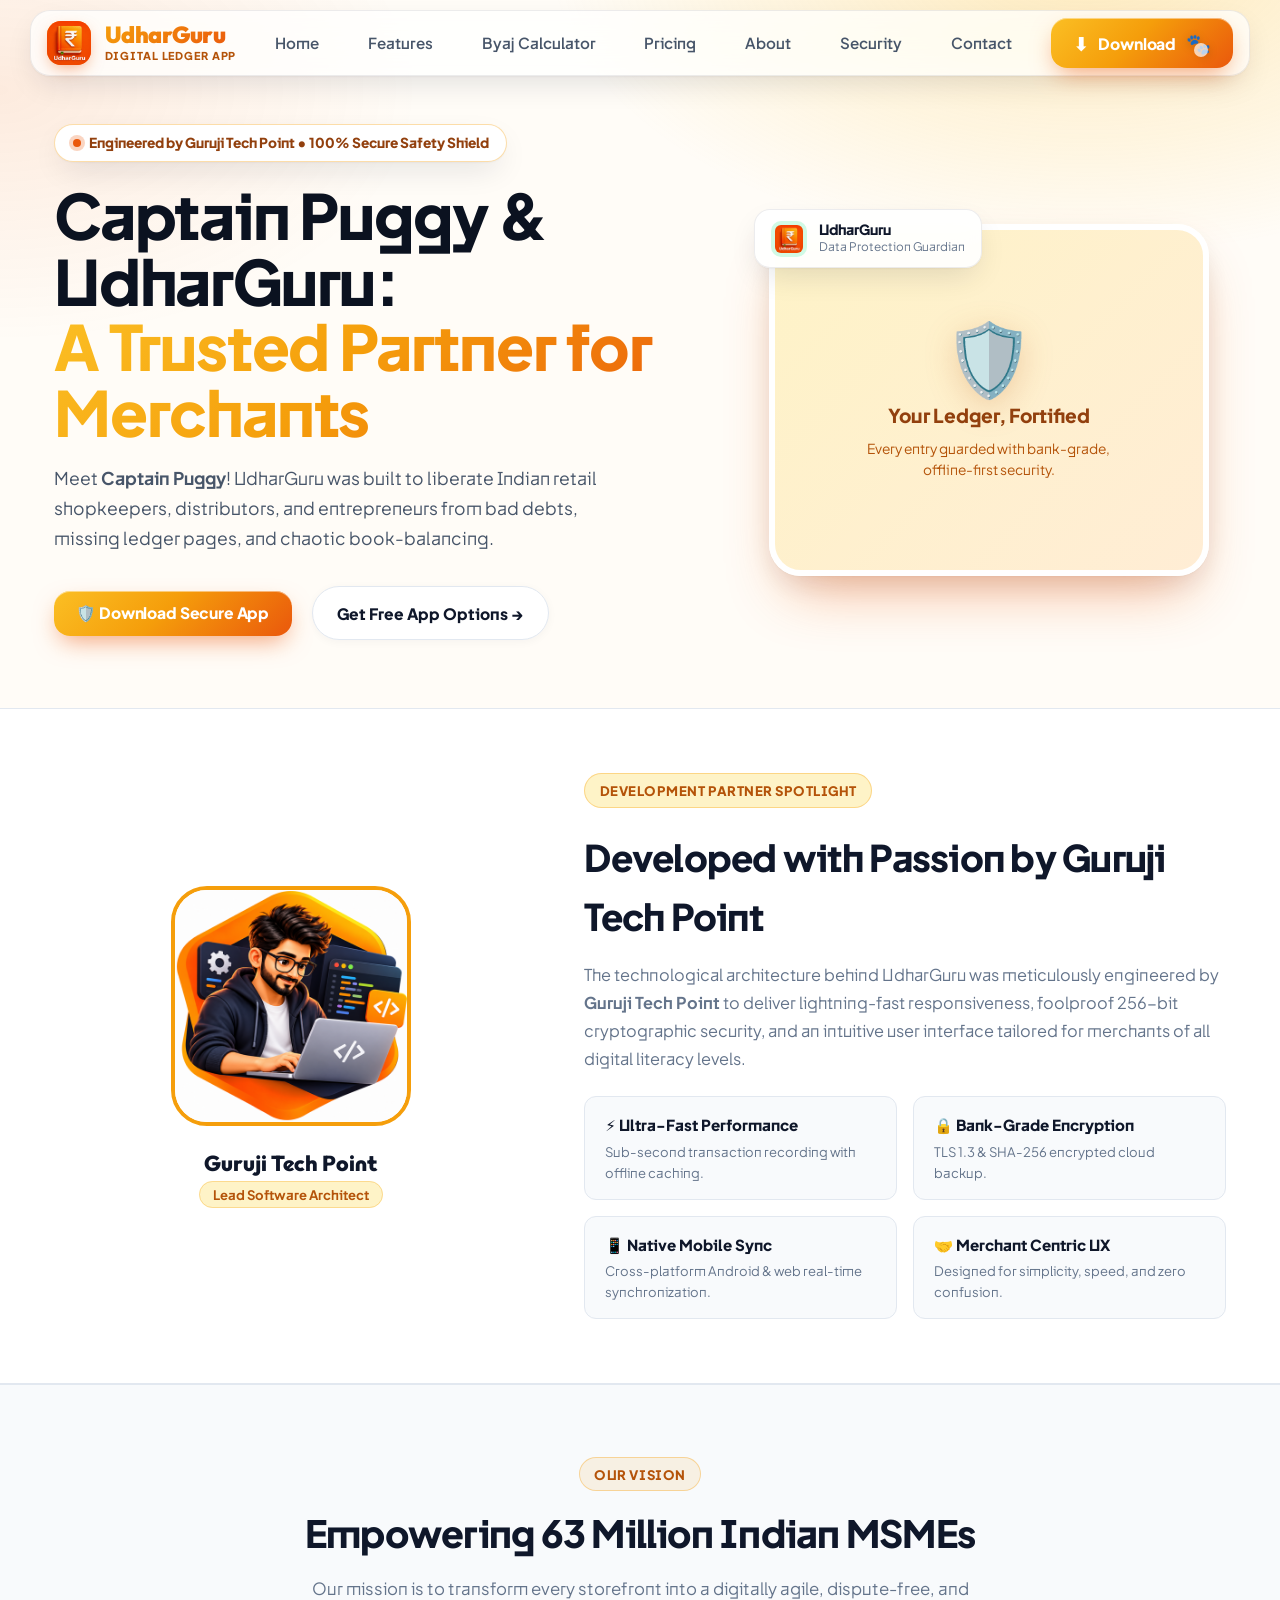
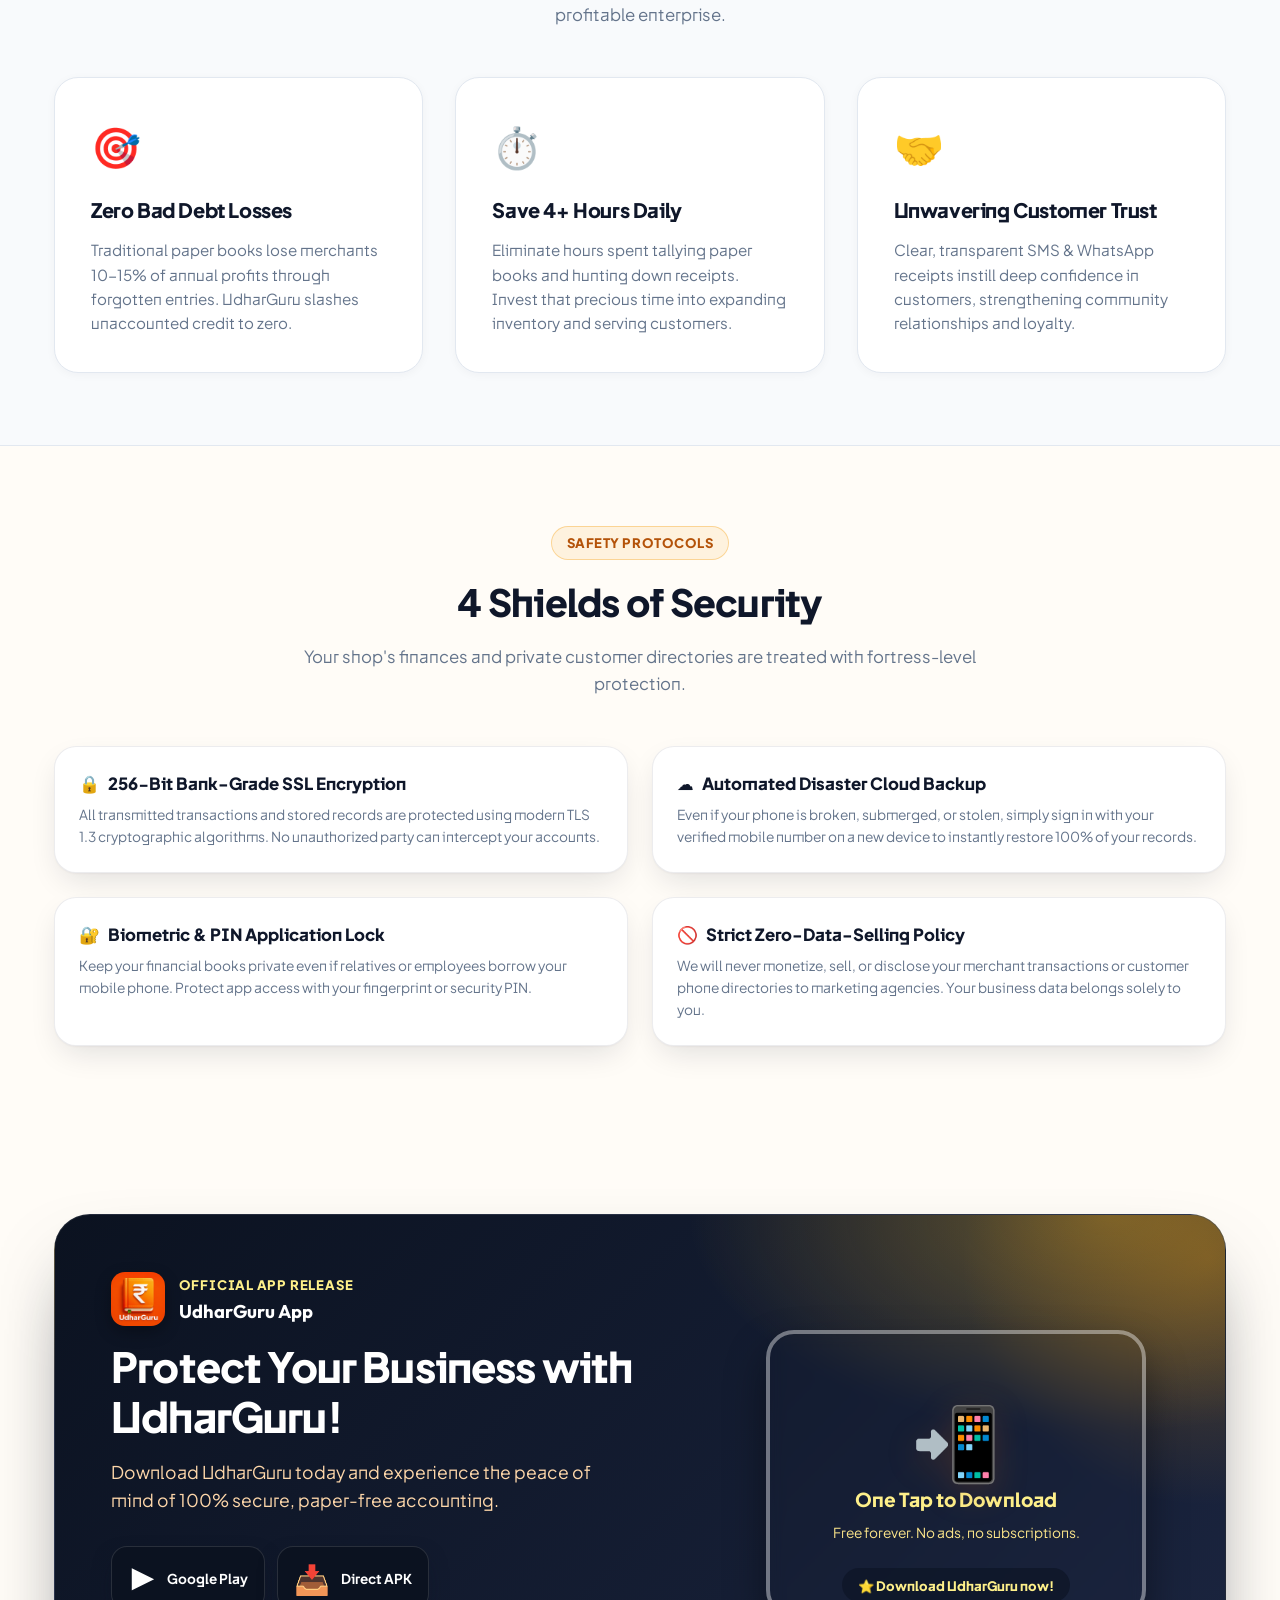
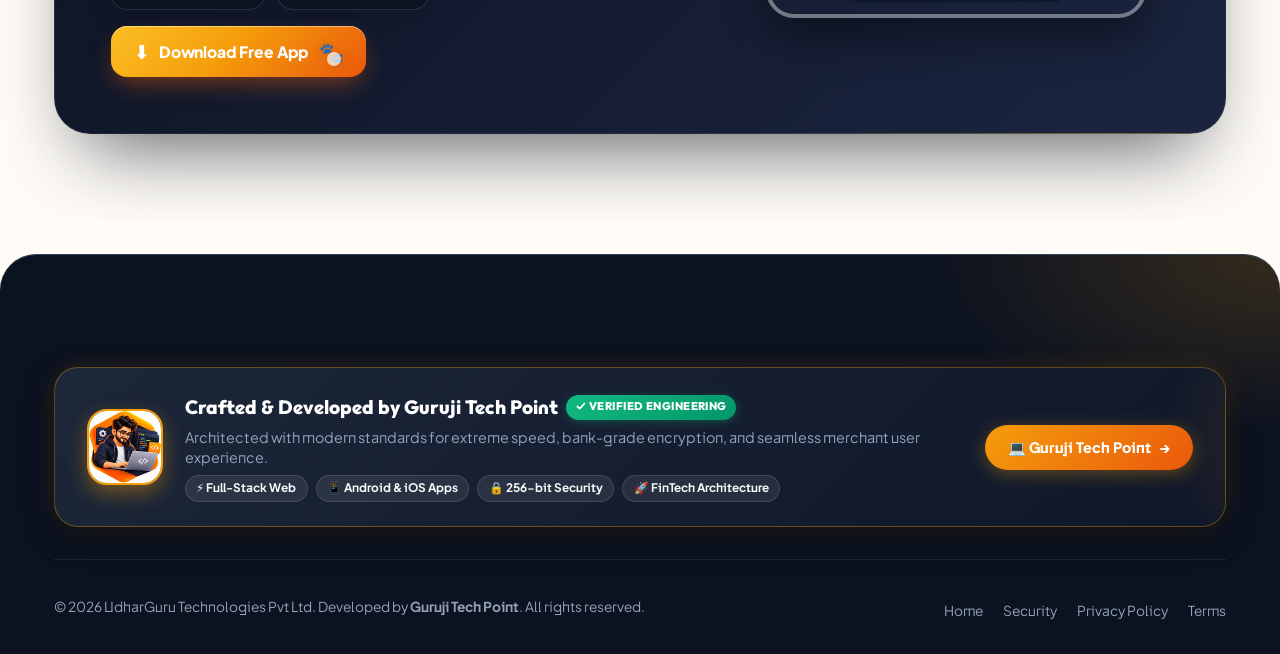
<file: about.html>
<!DOCTYPE html>
<html lang="en">
<head>
  <!-- Google tag (gtag.js) -->
  <script async src="https://www.googletagmanager.com/gtag/js?id=G-9MC9KHFNWT"></script>
  <script>
    window.dataLayer = window.dataLayer || [];
    function gtag(){dataLayer.push(arguments);}
    gtag('js', new Date());
    gtag('config', 'G-9MC9KHFNWT');
  </script>
  <meta charset="UTF-8">
  <meta name="viewport" content="width=device-width, initial-scale=1.0, maximum-scale=5.0, user-scalable=yes">
  <title>About UdharGuru — India's Leading Digital Ledger & Khata Book</title>
  <meta name="description" content="Discover UdharGuru's vision of empowering 63+ Million Indian retail merchants with modern digital bahi khata, automated interest engine, and bank-grade privacy. Developed by Guruji Tech Point.">
  <meta name="keywords" content="about udharguru, digital ledger mission, guruji tech point app, indian khata book developer, bahi khata revolution, small business accounting India, kirana ledger app">
  <meta name="author" content="Guruji Tech Point">
  <meta name="robots" content="index, follow">
  <link rel="canonical" href="https://udharguru.in/about.html">
  <meta property="og:type" content="website">
  <meta property="og:url" content="https://udharguru.in/about.html">
  <meta property="og:site_name" content="UdharGuru">
  <meta property="og:locale" content="en_IN">
  <meta property="og:title" content="About UdharGuru — Digital Ledger & Bahi Khata">
  <meta property="og:description" content="Empowering Indian shopkeepers and MSMEs with modern digital bookkeeping.">
  <meta property="og:image" content="https://udharguru.in/assets/images/app_icon.png">
  <meta property="og:image:alt" content="UdharGuru App Icon">
  <meta name="twitter:card" content="summary_large_image">
  <meta name="twitter:title" content="About UdharGuru — Digital Ledger & Bahi Khata">
  <meta name="twitter:description" content="UdharGuru's mission: digital bahi khata and automated interest engine for 63M+ Indian merchants.">
  <meta name="twitter:image" content="https://udharguru.in/assets/images/app_icon.png">
  <link rel="stylesheet" href="css/style.css?v=20261016_v5">
  <link rel="stylesheet" href="css/redesign.css?v=20261016_r1">
  <link rel="icon" type="image/png" href="assets/images/app_icon.png">
  <meta name="theme-color" content="#F59E0B">
  <script type="application/ld+json">
  {
    "@context": "https://schema.org",
    "@type": "BreadcrumbList",
    "itemListElement": [
      { "@type": "ListItem", "position": 1, "name": "Home", "item": "https://udharguru.in/" },
      { "@type": "ListItem", "position": 2, "name": "About", "item": "https://udharguru.in/about.html" }
    ]
  }
  </script>
</head>
<body>
<!-- Navigation -->
  <nav class="navbar">
    <div class="container nav-wrapper">
      <a href="index.html" class="brand-logo">
        <div class="logo-badge">
          <img src="assets/images/app_icon.png" alt="UdharGuru Official App Icon">
        </div>
        <div class="logo-text">
          <span class="logo-main">UdharGuru</span>
          <span class="logo-sub">Digital Ledger App</span>
        </div>
      </a>

      <div class="nav-links">
        <a href="index.html" class="nav-link">Home</a>
        <a href="features.html" class="nav-link">Features</a>
        <a href="calculator.html" class="nav-link">Byaj Calculator</a>
        <a href="pricing.html" class="nav-link">Pricing</a>
        <a href="about.html" class="nav-link">About</a>
        <a href="security.html" class="nav-link">Security</a>
        <a href="contact.html" class="nav-link">Contact</a>
      </div>

      <div class="nav-actions">
        <!-- Interactive Animated Puggy Download CTA -->
        <div class="puggy-download-btn-container nav-btn-container">
<button class="btn-download-main trigger-download-modal" id="navDownloadBtn">
            <span class="download-icon">⬇</span>
            <span>Download</span>
            <span class="btn-paw-panja">🐾</span>
            <span class="paw-ripple"></span>
          </button>
        </div>
        <button class="nav-mobile-btn" aria-label="Toggle navigation">☰</button>
      </div>
    </div>
  </nav>

  <!-- Hero with Captain Puggy Mascot -->
  <header class="hero-section" style="padding: 3rem 0 2rem;">
    <div class="container hero-grid">
      <div class="hero-content">
        <div class="pill-badge">
          <span class="pulse-dot"></span>
          <span>Engineered by Guruji Tech Point • 100% Secure Safety Shield</span>
        </div>
        <h1 class="hero-title" style="font-family: var(--font-main);">
          Captain Puggy & UdharGuru: <br>
          <span class="highlight">A Trusted Partner for Merchants</span>
        </h1>
        <p class="hero-subtitle">
          Meet <strong>Captain Puggy</strong>! UdharGuru was built to liberate Indian retail shopkeepers, distributors, and entrepreneurs from bad debts, missing ledger pages, and chaotic book-balancing.
        </p>

        <div class="hero-actions">
          <button class="btn-download-main trigger-download-modal">
            <span>🛡️ Download Secure App</span>
          </button>
          <a href="#download" class="btn-secondary">Get Free App Options →</a>
        </div>
      </div>

      <!-- Mascot Visual for About Page -->
      <div class="hero-visual">
        <div class="mascot-card-wrapper">
          <div class="mascot-image-container">
            <div class="icon-visual-tile">
              <div class="ivt-emoji">🛡️</div>
              <p class="ivt-title">Your Ledger, Fortified</p>
              <p class="ivt-sub">Every entry guarded with bank-grade, offline-first security.</p>
            </div>
          </div>
          <div class="floating-badge badge-top-left" style="top: -15px; left: -15px;">
            <div class="badge-icon green">
              <img src="assets/images/app_icon.png" style="width: 28px; height: 28px; border-radius: 6px;" alt="Icon">
            </div>
            <div class="badge-details">
              <h5>UdharGuru</h5>
              <p>Data Protection Guardian</p>
            </div>
          </div>
        </div>
      </div>
    </div>
  </header>

  <!-- Dedicated Technology & Developer Spotlight -->
  <section style="background: #ffffff; padding: 4rem 0; border-top: 1px solid var(--color-border); border-bottom: 1px solid var(--color-border);">
    <div class="container">
      <div style="display: grid; grid-template-columns: 0.85fr 1.15fr; gap: 3.5rem; align-items: center;">
        <div style="text-align: center;">
          <div style="width: 240px; height: 240px; margin: 0 auto; border-radius: 36px; overflow: hidden; box-shadow: var(--shadow-xl), var(--shadow-accent-glow); border: 4px solid #f59e0b; background: #1e293b;">
            <img src="assets/images/developer_badge.png" style="width:100%; height:100%; object-fit:cover;" alt="Guruji Tech Point 3D Developer Avatar">
          </div>
          <div style="margin-top: 1.25rem;">
            <h4 style="font-size: 1.35rem; font-weight: 800; color: #0f172a;">Guruji Tech Point</h4>
            <span style="font-size: 0.82rem; font-weight: 700; color: #b45309; background: #fef3c7; border: 1px solid rgba(245, 158, 11, 0.3); padding: 0.25rem 0.8rem; border-radius: 99px;">Lead Software Architect</span>
          </div>
        </div>

        <div>
          <span class="section-tag" style="background:#fef3c7; color:#b45309;">Development Partner Spotlight</span>
          <h2 style="font-size: 2.3rem; font-weight: 800; color: #0f172a; margin: 0.5rem 0 1rem; font-family: var(--font-main);">
            Developed with Passion by Guruji Tech Point
          </h2>
          <p style="color: #64748b; line-height: 1.7; font-size: 1.02rem; margin-bottom: 1.5rem;">
            The technological architecture behind UdharGuru was meticulously engineered by <strong>Guruji Tech Point</strong> to deliver lightning-fast responsiveness, foolproof 256-bit cryptographic security, and an intuitive user interface tailored for merchants of all digital literacy levels.
          </p>

          <div style="display: grid; grid-template-columns: 1fr 1fr; gap: 1rem;">
            <div style="background: #f8fafc; padding: 1rem 1.25rem; border-radius: 12px; border: 1px solid var(--color-border);">
              <h5 style="font-size: 0.95rem; font-weight: 800; color: #0f172a; margin-bottom: 0.2rem;">⚡ Ultra-Fast Performance</h5>
              <p style="font-size: 0.82rem; color: #64748b;">Sub-second transaction recording with offline caching.</p>
            </div>
            <div style="background: #f8fafc; padding: 1rem 1.25rem; border-radius: 12px; border: 1px solid var(--color-border);">
              <h5 style="font-size: 0.95rem; font-weight: 800; color: #0f172a; margin-bottom: 0.2rem;">🔒 Bank-Grade Encryption</h5>
              <p style="font-size: 0.82rem; color: #64748b;">TLS 1.3 & SHA-256 encrypted cloud backup.</p>
            </div>
            <div style="background: #f8fafc; padding: 1rem 1.25rem; border-radius: 12px; border: 1px solid var(--color-border);">
              <h5 style="font-size: 0.95rem; font-weight: 800; color: #0f172a; margin-bottom: 0.2rem;">📱 Native Mobile Sync</h5>
              <p style="font-size: 0.82rem; color: #64748b;">Cross-platform Android & web real-time synchronization.</p>
            </div>
            <div style="background: #f8fafc; padding: 1rem 1.25rem; border-radius: 12px; border: 1px solid var(--color-border);">
              <h5 style="font-size: 0.95rem; font-weight: 800; color: #0f172a; margin-bottom: 0.2rem;">🤝 Merchant Centric UX</h5>
              <p style="font-size: 0.82rem; color: #64748b;">Designed for simplicity, speed, and zero confusion.</p>
            </div>
          </div>
        </div>
      </div>
    </div>
  </section>

  <!-- Mission & Vision Section -->
  <section class="demo-section">
    <div class="container">
      <div class="section-header">
        <span class="section-tag">Our Vision</span>
        <h2 class="section-title" style="font-family: var(--font-main);">Empowering 63 Million Indian MSMEs</h2>
        <p class="section-desc">Our mission is to transform every storefront into a digitally agile, dispute-free, and profitable enterprise.</p>
      </div>

      <div style="display: grid; grid-template-columns: repeat(3, 1fr); gap: 2rem;">
        <div style="background: #ffffff; padding: 2.25rem; border-radius: var(--radius-lg); border: 1px solid var(--color-border); box-shadow: var(--shadow-sm);">
          <div style="font-size: 2.5rem; margin-bottom: 1rem;">🎯</div>
          <h3 style="font-size: 1.25rem; font-weight: 800; color: #0f172a; margin-bottom: 0.75rem; font-family: var(--font-main);">Zero Bad Debt Losses</h3>
          <p style="color: #64748b; font-size: 0.95rem; line-height: 1.6;">
            Traditional paper books lose merchants 10-15% of annual profits through forgotten entries. UdharGuru slashes unaccounted credit to zero.
          </p>
        </div>

        <div style="background: #ffffff; padding: 2.25rem; border-radius: var(--radius-lg); border: 1px solid var(--color-border); box-shadow: var(--shadow-sm);">
          <div style="font-size: 2.5rem; margin-bottom: 1rem;">⏱️</div>
          <h3 style="font-size: 1.25rem; font-weight: 800; color: #0f172a; margin-bottom: 0.75rem; font-family: var(--font-main);">Save 4+ Hours Daily</h3>
          <p style="color: #64748b; font-size: 0.95rem; line-height: 1.6;">
            Eliminate hours spent tallying paper books and hunting down receipts. Invest that precious time into expanding inventory and serving customers.
          </p>
        </div>

        <div style="background: #ffffff; padding: 2.25rem; border-radius: var(--radius-lg); border: 1px solid var(--color-border); box-shadow: var(--shadow-sm);">
          <div style="font-size: 2.5rem; margin-bottom: 1rem;">🤝</div>
          <h3 style="font-size: 1.25rem; font-weight: 800; color: #0f172a; margin-bottom: 0.75rem; font-family: var(--font-main);">Unwavering Customer Trust</h3>
          <p style="color: #64748b; font-size: 0.95rem; line-height: 1.6;">
            Clear, transparent SMS & WhatsApp receipts instill deep confidence in customers, strengthening community relationships and loyalty.
          </p>
        </div>
      </div>
    </div>
  </section>

  <!-- Security Pillars -->
  <section class="features-grid-section">
    <div class="container">
      <div class="section-header">
        <span class="section-tag">Safety Protocols</span>
        <h2 class="section-title" style="font-family: var(--font-main);">4 Shields of Security</h2>
        <p class="section-desc">Your shop's finances and private customer directories are treated with fortress-level protection.</p>
      </div>

      <div class="security-points-grid">
        <div class="security-point-box">
          <h4 style="font-family: var(--font-main);"><span>🔒</span> 256-Bit Bank-Grade SSL Encryption</h4>
          <p>All transmitted transactions and stored records are protected using modern TLS 1.3 cryptographic algorithms. No unauthorized party can intercept your accounts.</p>
        </div>

        <div class="security-point-box">
          <h4 style="font-family: var(--font-main);"><span>☁️</span> Automated Disaster Cloud Backup</h4>
          <p>Even if your phone is broken, submerged, or stolen, simply sign in with your verified mobile number on a new device to instantly restore 100% of your records.</p>
        </div>

        <div class="security-point-box">
          <h4 style="font-family: var(--font-main);"><span>🔐</span> Biometric & PIN Application Lock</h4>
          <p>Keep your financial books private even if relatives or employees borrow your mobile phone. Protect app access with your fingerprint or security PIN.</p>
        </div>

        <div class="security-point-box">
          <h4 style="font-family: var(--font-main);"><span>🚫</span> Strict Zero-Data-Selling Policy</h4>
          <p>We will never monetize, sell, or disclose your merchant transactions or customer phone directories to marketing agencies. Your business data belongs solely to you.</p>
        </div>
      </div>
    </div>
  </section>

  <!-- Big Download CTA with Animated Puggy -->
  <section class="download-cta-section" id="download">
    <div class="container">
      <div class="download-cta-banner">
        <div class="cta-text-side">
          <div style="display:flex; align-items:center; gap:0.85rem; margin-bottom:1rem;">
            <img src="assets/images/app_icon.png" style="width:54px; height:54px; border-radius:14px; box-shadow:0 6px 16px rgba(0,0,0,0.3);" alt="UdharGuru Icon">
            <div>
              <span style="font-size:0.82rem; font-weight:800; color:#fef08a; text-transform:uppercase; letter-spacing:0.06em;">Official App Release</span>
              <h4 style="margin:0; font-size:1.15rem; color:#ffffff;">UdharGuru App</h4>
            </div>
          </div>
          <h2 style="font-family: var(--font-main);">Protect Your Business with UdharGuru!</h2>
          <p>Download UdharGuru today and experience the peace of mind of 100% secure, paper-free accounting.</p>

          <div style="display:flex; gap:0.75rem; margin-bottom:1rem; flex-wrap:wrap;">
            <a href="https://play.google.com/store/apps/details?id=com.udharkhata.akhil" target="_blank" class="store-badge-card" style="padding:0.5rem 1rem;">
              <span class="store-icon">▶</span>
              <span style="font-weight:700; font-size:0.85rem;">Google Play</span>
            </a>
            <a href="https://firebasestorage.googleapis.com/v0/b/udharkhata-9199b.firebasestorage.app/o/udharguru%2Fapp-arm64-v8a-release.apk?alt=media&token=521b6034-58a9-446d-8a49-490777621824" target="_blank" class="store-badge-card" style="padding:0.5rem 1rem; background:rgba(245,158,11,0.15);">
              <span class="store-icon">📥</span>
              <span style="font-weight:700; font-size:0.85rem;">Direct APK</span>
            </a>
          </div>

          <div class="puggy-download-btn-container">
<button class="btn-download-main trigger-download-modal">
              <span class="download-icon">⬇</span>
              <span>Download Free App</span>
              <span class="btn-paw-panja">🐾</span>
              <span class="paw-ripple"></span>
            </button>
          </div>
        </div>

        <div class="cta-puggy-visual">
          <div class="cta-puggy-box">
            <div class="icon-visual-tile">
              <div class="ivt-emoji">📲</div>
              <p class="ivt-title">One Tap to Download</p>
              <p class="ivt-sub">Free forever. No ads, no subscriptions.</p>
            </div>
            <div class="cta-interactive-tag">
              <span>⭐ Download UdharGuru now!</span>
            </div>
          </div>
        </div>
      </div>
    </div>
  </section>

  <!-- Download Modal -->
  <div class="modal-backdrop" id="downloadModal">
    <div class="modal-content-card">
      <button class="modal-close-btn" aria-label="Close modal">✕</button>
      <div class="modal-grid">
        <div class="modal-puggy-side">
          <div class="ivt-emoji">📲</div>
          <h4 style="font-weight: 800; color: #92400e; font-size: 1.15rem;">Ready to Download!</h4>
          <p style="font-size: 0.85rem; color: #b45309; margin-top: 0.25rem;">Download UdharGuru App for free and make your bookkeeping simple.</p>
        </div>

        <div class="modal-form-side">
          <div style="display:flex; align-items:center; gap:0.75rem; margin-bottom:1rem;">
            <img src="assets/images/app_icon.png" style="width:48px; height:48px; border-radius:12px; box-shadow:0 4px 10px rgba(0,0,0,0.15);" alt="UdharGuru App">
            <div>
              <h3 style="font-size: 1.35rem; font-weight: 800; color: #0f172a; margin:0; line-height:1.2;">UdharGuru App</h3>
              <span style="font-size: 0.78rem; color: #ea580c; font-weight: 700;">★ 4.8 • 10,000+ Merchants</span>
            </div>
          </div>
          <p style="font-size: 0.88rem; color: #64748b; margin-bottom: 1.25rem;">Get the official UdharGuru app directly on your phone or install from Google Play Store:</p>

          <div style="display: flex; gap: 0.5rem; margin-bottom: 1rem;">
            <input type="tel" id="appPhoneInput" class="form-input" placeholder="10-digit mobile number" maxlength="10">
            <button id="btnSendAppLink" class="btn-download-main" style="padding: 0.6rem 1.2rem; white-space: nowrap; font-size: 0.88rem;">
              <span>Send Link</span>
            </button>
          </div>

          <!-- Google Play Store QR Scanner & Direct Link -->
          <a href="https://play.google.com/store/apps/details?id=com.udharkhata.akhil" target="_blank" class="qr-container">
            <div class="qr-box">
              <img src="assets/images/playstore_qr.png" alt="Google Play Store QR Code">
            </div>
            <div style="flex: 1;">
              <div style="display:flex; align-items:center; gap:0.35rem; margin-bottom:0.15rem;">
                <span style="font-size:0.75rem; font-weight:800; color:#ea580c; text-transform:uppercase; letter-spacing:0.04em;">Official Google Play Link</span>
              </div>
              <h5 style="font-size: 0.95rem; font-weight: 800; color: #0f172a; margin: 0;">Scan or Tap to Open</h5>
              <p style="font-size: 0.78rem; color: #64748b; margin: 0.15rem 0 0;">Instantly opens app page on Google Play Store →</p>
            </div>
          </a>

          <div style="display: flex; gap: 0.75rem; margin-top: 0.5rem;">
            <a href="https://play.google.com/store/apps/details?id=com.udharkhata.akhil" target="_blank" class="store-badge-card" style="flex:1; justify-content:center; padding:0.55rem;">
              <span class="store-icon" style="font-size:1.2rem;">▶</span>
              <span style="font-size:0.82rem; font-weight:700;">Google Play</span>
            </a>
            <a href="https://firebasestorage.googleapis.com/v0/b/udharkhata-9199b.firebasestorage.app/o/udharguru%2Fapp-arm64-v8a-release.apk?alt=media&token=521b6034-58a9-446d-8a49-490777621824" target="_blank" class="store-badge-card" style="flex:1; justify-content:center; padding:0.55rem; background: rgba(245, 158, 11, 0.08); border-color: rgba(245, 158, 11, 0.3);">
              <span class="store-icon" style="font-size:1.2rem;">📥</span>
              <span style="font-size:0.82rem; font-weight:700;">Direct APK</span>
            </a>
          </div>
        </div>
      </div>
    </div>
  </div>

  <!-- Footer -->
  <footer class="footer">
    <div class="container">
      <!-- Developed by Guruji Tech Point Showcase Card -->
      <div class="developer-credit-card">
        <div class="dev-credit-left">
          <div class="dev-badge-avatar">
            <img src="assets/images/developer_badge.png" alt="Guruji Tech Point 3D Developer Avatar">
          </div>
          <div class="dev-credit-info">
            <h4>
              <span>Crafted & Developed by Guruji Tech Point</span>
              <span class="verified-tag">✓ Verified Engineering</span>
            </h4>
            <p>Architected with modern standards for extreme speed, bank-grade encryption, and seamless merchant user experience.</p>
            <div class="dev-tech-tags">
              <span class="dev-tech-tag">⚡ Full-Stack Web</span>
              <span class="dev-tech-tag">📱 Android & iOS Apps</span>
              <span class="dev-tech-tag">🔒 256-bit Security</span>
              <span class="dev-tech-tag">🚀 FinTech Architecture</span>
            </div>
          </div>
        </div>
        <div class="dev-credit-right">
          <a href="contact.html" class="dev-contact-btn">
            <span>💻 Guruji Tech Point</span>
            <span>→</span>
          </a>
        </div>
      </div>

      <div class="footer-bottom">
        <div>© 2026 UdharGuru Technologies Pvt Ltd. Developed by <strong>Guruji Tech Point</strong>. All rights reserved.</div>
        <div style="display:flex; gap:1.25rem; flex-wrap:wrap; margin-top:0.5rem;">
          <a href="index.html" style="color:#94a3b8;">Home</a>
          <a href="security.html" style="color:#94a3b8;">Security</a>
          <a href="privacy.html" style="color:#94a3b8;">Privacy Policy</a>
          <a href="terms.html" style="color:#94a3b8;">Terms</a>
        </div>
      </div>
    </div>
  </footer>

  <script src="js/main.js?v=20261016_v5"></script>
</body>
</html>
</file>
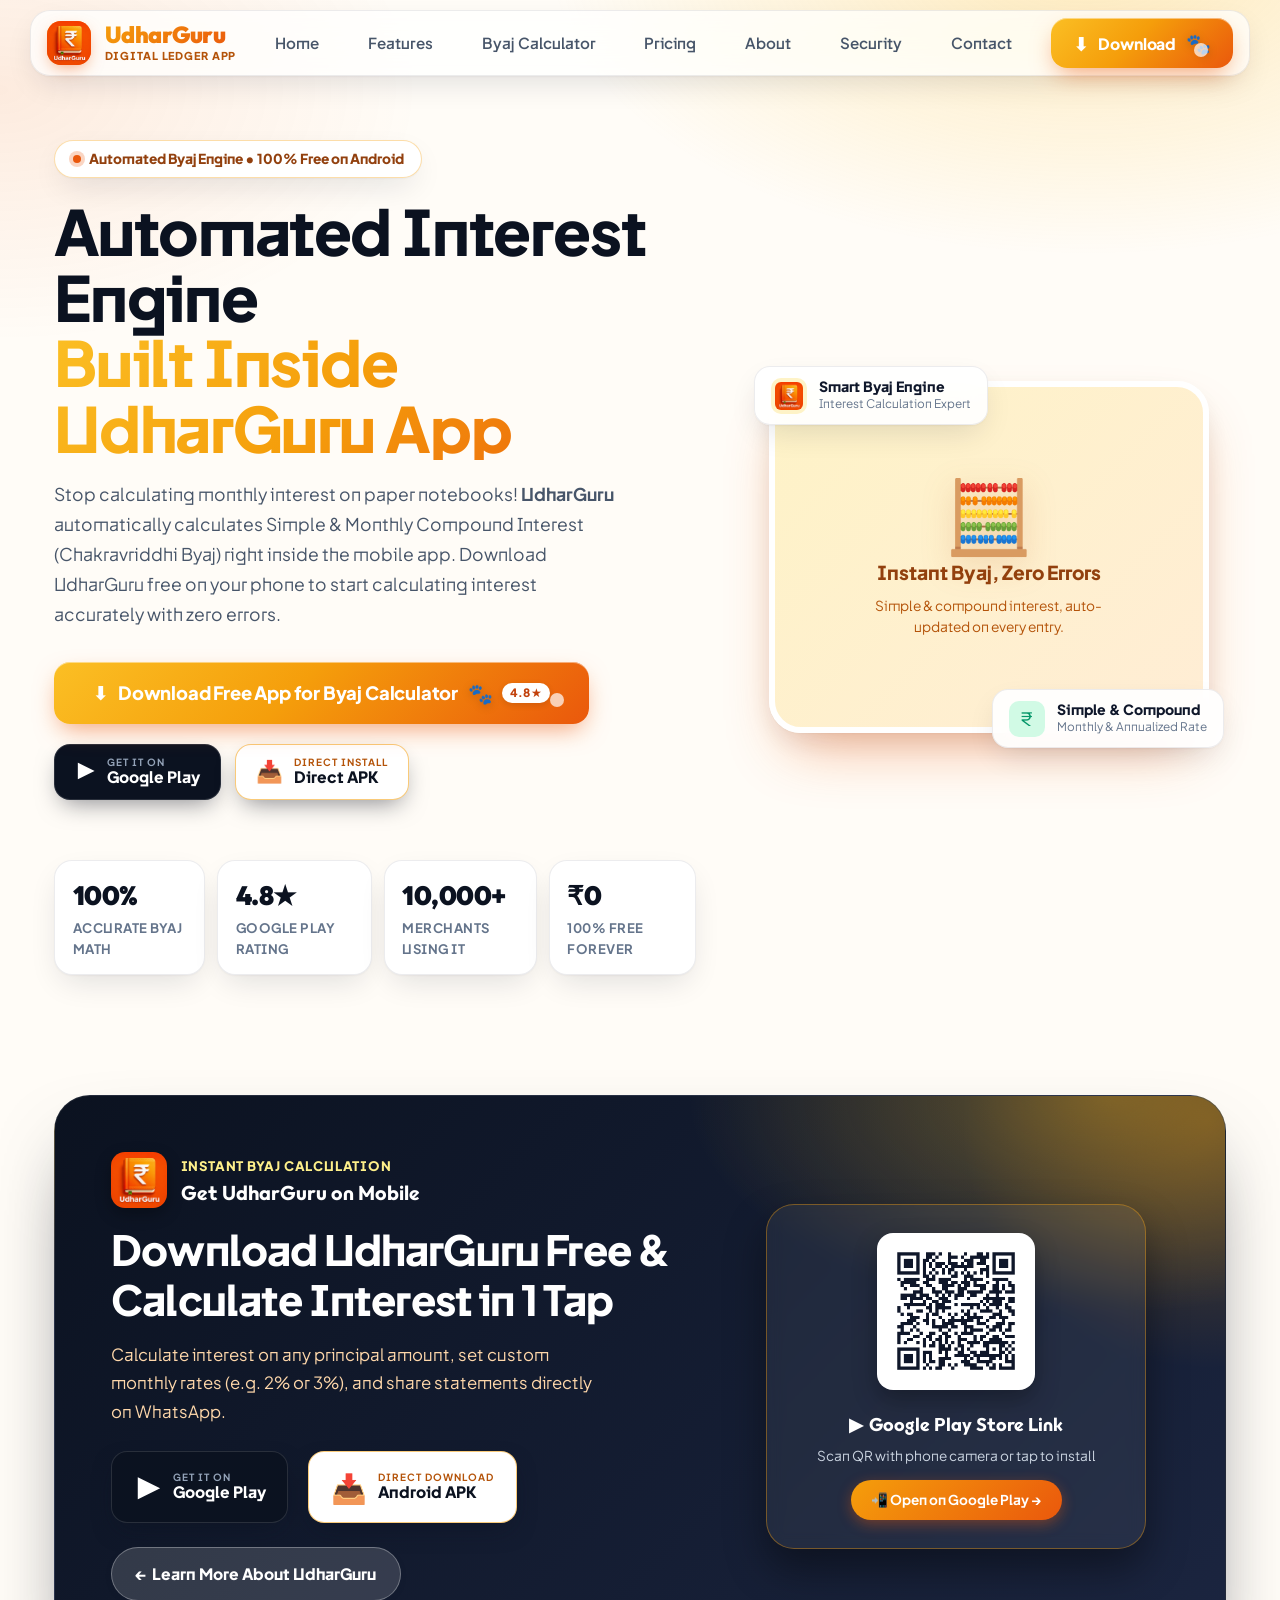
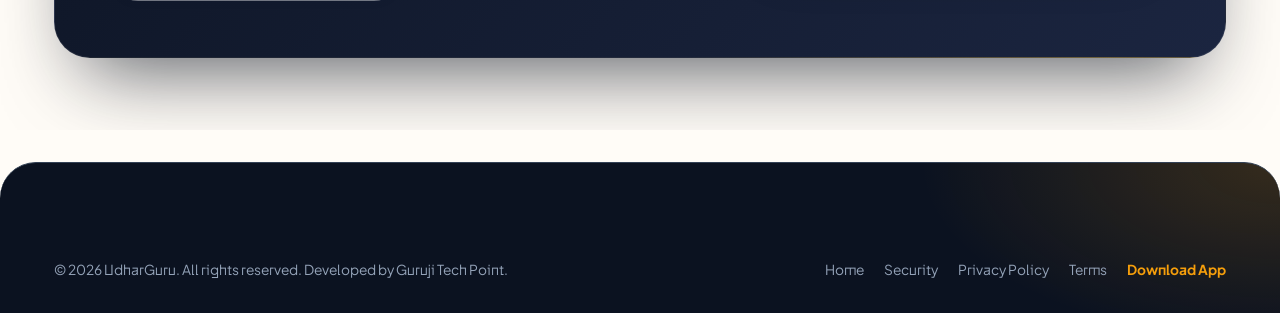
<file: calculator.html>
<!DOCTYPE html>
<html lang="en">
<head>
  <!-- Google tag (gtag.js) -->
  <script async src="https://www.googletagmanager.com/gtag/js?id=G-9MC9KHFNWT"></script>
  <script>
    window.dataLayer = window.dataLayer || [];
    function gtag(){dataLayer.push(arguments);}
    gtag('js', new Date());
    gtag('config', 'G-9MC9KHFNWT');
  </script>
  <meta charset="UTF-8">
  <meta name="viewport" content="width=device-width, initial-scale=1.0, maximum-scale=5.0, user-scalable=yes">
  <title>Byaj Calculator & Interest Engine - UdharGuru Digital Ledger App</title>
  <meta name="description" content="Calculate automated Simple and Compound Interest on customer credits with UdharGuru Digital Ledger App. Monthly, yearly, and village byaj hisab calculator for Android.">
  <meta name="keywords" content="byaj calculator, interest calculator, simple interest calculator, compound interest calculator, ledger byaj hisab, udhar byaj, vyapar byaj calculator, loan calculator app, daily interest calculator, digital ledger app, khata book interest, gramin byaj hisab, ब्याज कैलकुलेटर, सूद का हिसाब, उधार ब्याज">
  <meta name="author" content="Guruji Tech Point">
  <meta name="robots" content="index, follow">
  <link rel="canonical" href="https://udharguru.in/calculator.html">
  <meta property="og:type" content="website">
  <meta property="og:url" content="https://udharguru.in/calculator.html">
  <meta property="og:site_name" content="UdharGuru">
  <meta property="og:locale" content="en_IN">
  <meta property="og:title" content="Byaj Calculator & Interest Engine - UdharGuru Digital Ledger">
  <meta property="og:description" content="Fast, automated Simple and Compound interest calculations for shopkeepers & merchants. 100% Free.">
  <meta property="og:image" content="https://udharguru.in/assets/images/app_icon.png">
  <meta property="og:image:alt" content="UdharGuru App Icon">
  <meta name="twitter:card" content="summary_large_image">
  <meta name="twitter:title" content="Byaj Calculator & Interest Engine - UdharGuru">
  <meta name="twitter:description" content="Free online simple & compound byaj calculator for udhar khata. Daily, monthly and yearly interest hisab.">
  <meta name="twitter:image" content="https://udharguru.in/assets/images/app_icon.png">
  <link rel="stylesheet" href="css/style.css?v=20261016_v5">
  <link rel="stylesheet" href="css/redesign.css?v=20261016_r1">
  <link rel="icon" type="image/png" href="assets/images/app_icon.png">
  <meta name="theme-color" content="#F59E0B">
  <script type="application/ld+json">
  {
    "@context": "https://schema.org",
    "@graph": [
      {
        "@type": "BreadcrumbList",
        "itemListElement": [
          { "@type": "ListItem", "position": 1, "name": "Home", "item": "https://udharguru.in/" },
          { "@type": "ListItem", "position": 2, "name": "Byaj Calculator", "item": "https://udharguru.in/calculator.html" }
        ]
      },
      {
        "@type": "FAQPage",
        "mainEntity": [
          {
            "@type": "Question",
            "name": "How is byaj (interest) calculated on udhar in UdharGuru?",
            "acceptedAnswer": {
              "@type": "Answer",
              "name": "Answer",
              "text": "UdharGuru automatically calculates both simple and compound interest on every customer credit entry. You just set the rate and monthly, yearly or daily interval, and the app keeps the hisab updated automatically."
            }
          },
          {
            "@type": "Question",
            "name": "Is the UdharGuru byaj calculator free?",
            "acceptedAnswer": {
              "@type": "Answer",
              "name": "Answer",
              "text": "Yes. The byaj calculator and the complete digital ledger app are 100% free with no subscription or hidden charges."
            }
          }
        ]
      }
    ]
  }
  </script>
</head>
<body>
<!-- Navigation -->
  <nav class="navbar">
    <div class="container nav-wrapper">
      <a href="index.html" class="brand-logo">
        <div class="logo-badge">
          <img src="assets/images/app_icon.png" alt="UdharGuru Official App Icon">
        </div>
        <div class="logo-text">
          <span class="logo-main">UdharGuru</span>
          <span class="logo-sub">Digital Ledger App</span>
        </div>
      </a>

      <div class="nav-links">
        <a href="index.html" class="nav-link">Home</a>
        <a href="features.html" class="nav-link">Features</a>
        <a href="calculator.html" class="nav-link">Byaj Calculator</a>
        <a href="pricing.html" class="nav-link">Pricing</a>
        <a href="about.html" class="nav-link">About</a>
        <a href="security.html" class="nav-link">Security</a>
        <a href="contact.html" class="nav-link">Contact</a>
      </div>

      <div class="nav-actions">
        <!-- Interactive Animated Puggy Download CTA -->
        <div class="puggy-download-btn-container nav-btn-container">
<button class="btn-download-main trigger-download-modal" id="navDownloadBtn">
            <span class="download-icon">⬇</span>
            <span>Download</span>
            <span class="btn-paw-panja">🐾</span>
            <span class="paw-ripple"></span>
          </button>
        </div>
        <button class="nav-mobile-btn" aria-label="Toggle navigation">☰</button>
      </div>
    </div>
  </nav>

  <!-- Hero: Download UdharGuru for Automated Interest Calculations -->
  <header class="hero-section" style="padding: 4rem 0 3rem;">
    <div class="container hero-grid">
      <div class="hero-content">
        <div class="pill-badge">
          <span class="pulse-dot"></span>
          <span>Automated Byaj Engine • 100% Free on Android</span>
        </div>
        <h1 class="hero-title" style="font-family: var(--font-main);">
          Automated Interest Engine <br>
          <span class="highlight">Built Inside UdharGuru App</span>
        </h1>
        <p class="hero-subtitle">
          Stop calculating monthly interest on paper notebooks! <strong>UdharGuru</strong> automatically calculates Simple & Monthly Compound Interest (Chakravriddhi Byaj) right inside the mobile app. Download UdharGuru free on your phone to start calculating interest accurately with zero errors.
        </p>

        <!-- Main Download Action Area -->
        <div class="hero-actions" style="flex-direction: column; align-items: flex-start; gap: 1.25rem;">
          <!-- Animated Cartoon Puggy Download Button -->
          <div class="puggy-download-btn-container">
<button class="btn-download-main trigger-download-modal" style="padding: 1.15rem 2.4rem; font-size: 1.15rem;" id="heroDownloadBtn">
              <span class="download-icon">⬇</span>
              <span>Download Free App for Byaj Calculator</span>
              <span class="btn-paw-panja">🐾</span>
              <span class="btn-badge">4.8 ★</span>
              <span class="paw-ripple"></span>
            </button>
          </div>

          <!-- Direct Store Buttons Row -->
          <div style="display: flex; gap: 0.85rem; flex-wrap: nowrap;">
            <a href="https://play.google.com/store/apps/details?id=com.udharkhata.akhil" target="_blank" class="store-badge-card" style="padding: 0.6rem 1.25rem;">
              <span class="store-icon" style="font-size: 1.35rem;">▶</span>
              <div class="store-text-group">
                <span class="small-label">GET IT ON</span>
                <span class="big-store-name">Google Play</span>
              </div>
            </a>
            <a href="https://firebasestorage.googleapis.com/v0/b/udharkhata-9199b.firebasestorage.app/o/udharguru%2Fapp-arm64-v8a-release.apk?alt=media&token=521b6034-58a9-446d-8a49-490777621824" target="_blank" class="store-badge-card" style="padding: 0.6rem 1.25rem; background: rgba(245, 158, 11, 0.08); border-color: rgba(245, 158, 11, 0.4);">
              <span class="store-icon" style="font-size: 1.35rem;">📥</span>
              <div class="store-text-group">
                <span class="small-label">DIRECT INSTALL</span>
                <span class="big-store-name">Direct APK</span>
              </div>
            </a>
          </div>
        </div>

        <!-- Trust Badges -->
        <div class="hero-stats-row">
          <div class="stat-item">
            <span class="stat-num">100%</span>
            <span class="stat-label">Accurate Byaj Math</span>
          </div>
          <div class="stat-item">
            <span class="stat-num">4.8★</span>
            <span class="stat-label">Google Play Rating</span>
          </div>
          <div class="stat-item">
            <span class="stat-num">10,000+</span>
            <span class="stat-label">Merchants Using It</span>
          </div>
          <div class="stat-item">
            <span class="stat-num">₹0</span>
            <span class="stat-label">100% Free Forever</span>
          </div>
        </div>
      </div>

      <!-- Mascot Visual: Munim Puggy -->
      <div class="hero-visual">
        <div class="mascot-card-wrapper">
          <div class="floating-badge badge-top-left" style="top: -15px; left: -15px;">
            <div class="badge-icon amber">
              <img src="assets/images/app_icon.png" style="width: 28px; height: 28px; border-radius: 6px;" alt="Icon">
            </div>
            <div class="badge-details">
              <h5>Smart Byaj Engine</h5>
              <p>Interest Calculation Expert</p>
            </div>
          </div>

          <div class="mascot-image-container">
            <div class="icon-visual-tile">
              <div class="ivt-emoji">🧮</div>
              <p class="ivt-title">Instant Byaj, Zero Errors</p>
              <p class="ivt-sub">Simple & compound interest, auto-updated on every entry.</p>
            </div>
          </div>

          <div class="floating-badge badge-bottom-right" style="bottom: -15px; right: -15px;">
            <div class="badge-icon green">₹</div>
            <div class="badge-details">
              <h5>Simple & Compound</h5>
              <p>Monthly & Annualized Rate</p>
            </div>
          </div>
        </div>
      </div>
    </div>
  </header>

  <!-- Big Download Box -->
  <section class="download-cta-section" id="download" style="padding: 4.5rem 0;">
    <div class="container">
      <div class="download-cta-banner">
        <div class="cta-text-side">
          <div style="display:flex; align-items:center; gap:0.85rem; margin-bottom:1rem;">
            <img src="assets/images/app_icon.png" style="width:56px; height:56px; border-radius:14px; box-shadow:0 6px 16px rgba(0,0,0,0.3);" alt="UdharGuru Icon">
            <div>
              <span style="font-size:0.82rem; font-weight:800; color:#fef08a; text-transform:uppercase; letter-spacing:0.06em;">Instant Byaj Calculation</span>
              <h4 style="margin:0; font-size:1.25rem; color:#ffffff;">Get UdharGuru on Mobile</h4>
            </div>
          </div>
          <h2 style="font-family: var(--font-main);">Download UdharGuru Free & Calculate Interest in 1 Tap</h2>
          <p style="font-size: 1.05rem; line-height: 1.7; margin-bottom: 1.5rem;">
            Calculate interest on any principal amount, set custom monthly rates (e.g. 2% or 3%), and share statements directly on WhatsApp.
          </p>

          <div class="app-store-badges-row" style="margin-bottom: 1.5rem;">
            <a href="https://play.google.com/store/apps/details?id=com.udharkhata.akhil" target="_blank" class="store-badge-card">
              <span class="store-icon">▶</span>
              <div class="store-text-group">
                <span class="small-label">GET IT ON</span>
                <span class="big-store-name">Google Play</span>
              </div>
            </a>

            <a href="https://firebasestorage.googleapis.com/v0/b/udharkhata-9199b.firebasestorage.app/o/udharguru%2Fapp-arm64-v8a-release.apk?alt=media&token=521b6034-58a9-446d-8a49-490777621824" target="_blank" class="store-badge-card" style="background: rgba(245, 158, 11, 0.15); border-color: rgba(245, 158, 11, 0.4);">
              <span class="store-icon">📥</span>
              <div class="store-text-group">
                <span class="small-label">DIRECT DOWNLOAD</span>
                <span class="big-store-name">Android APK</span>
              </div>
            </a>
          </div>

          <div style="margin-top: 1.25rem;">
            <a href="index.html" class="btn-secondary" style="background: rgba(255,255,255,0.15); border-color: rgba(255,255,255,0.3); color: #ffffff;">
              <span>← Learn More About UdharGuru</span>
            </a>
          </div>
        </div>

        <!-- Right Side: Scannable Google Play Store Link Card -->
        <div class="cta-puggy-visual">
          <a href="https://play.google.com/store/apps/details?id=com.udharkhata.akhil" target="_blank" class="cta-puggy-box" style="background: rgba(255,255,255,0.06); padding: 1.75rem; border-radius: var(--radius-xl); border: 1.5px solid rgba(245, 158, 11, 0.4); text-align: center; text-decoration: none; display: block; transition: all 0.25s ease;">
            <div style="background: #ffffff; padding: 0.85rem; border-radius: 16px; display: inline-block; margin-bottom: 0.85rem; box-shadow: 0 10px 25px rgba(0,0,0,0.3);">
              <img src="assets/images/playstore_qr.png" alt="Google Play Store QR Code" style="width: 130px; height: 130px; display: block; border-radius: 8px;">
            </div>
            <h4 style="color: #ffffff; font-size: 1.15rem; margin-bottom: 0.35rem; display: flex; align-items: center; justify-content: center; gap: 0.4rem;">
              <span>▶</span> Google Play Store Link
            </h4>
            <p style="color: #cbd5e1; font-size: 0.85rem; margin-bottom: 0.85rem;">Scan QR with phone camera or tap to install</p>
            <div style="display: inline-flex; align-items: center; gap: 0.5rem; background: linear-gradient(135deg, #f59e0b 0%, #ea580c 100%); color: #ffffff; padding: 0.55rem 1.25rem; border-radius: 99px; font-size: 0.85rem; font-weight: 700; box-shadow: 0 4px 14px rgba(234, 88, 12, 0.4);">
              <span>📲 Open on Google Play →</span>
            </div>
          </a>
        </div>
      </div>
    </div>
  </section>

  <!-- Download Modal -->
  <div class="modal-backdrop" id="downloadModal">
    <div class="modal-content-card">
      <button class="modal-close-btn" aria-label="Close modal">✕</button>
      <div class="modal-grid">
        <div class="modal-puggy-side">
          <div class="ivt-emoji">📲</div>
          <h4 style="font-weight: 800; color: #92400e; font-size: 1.15rem;">Ready to Download!</h4>
          <p style="font-size: 0.85rem; color: #b45309; margin-top: 0.25rem;">Download UdharGuru App for free and make your bookkeeping simple.</p>
        </div>

        <div class="modal-form-side">
          <div style="display:flex; align-items:center; gap:0.75rem; margin-bottom:1rem;">
            <img src="assets/images/app_icon.png" style="width:48px; height:48px; border-radius:12px; box-shadow:0 4px 10px rgba(0,0,0,0.15);" alt="UdharGuru App">
            <div>
              <h3 style="font-size: 1.35rem; font-weight: 800; color: #0f172a; margin:0; line-height:1.2;">UdharGuru App</h3>
              <span style="font-size: 0.78rem; color: #ea580c; font-weight: 700;">★ 4.8 • 10,000+ Merchants</span>
            </div>
          </div>
          <p style="font-size: 0.88rem; color: #64748b; margin-bottom: 1.25rem;">Get the official UdharGuru app directly on your phone or install from Google Play Store:</p>

          <div style="display: flex; gap: 0.5rem; margin-bottom: 1rem;">
            <input type="tel" id="appPhoneInput" class="form-input" placeholder="10-digit mobile number" maxlength="10">
            <button id="btnSendAppLink" class="btn-download-main" style="padding: 0.6rem 1.2rem; white-space: nowrap; font-size: 0.88rem;">
              <span>Send Link</span>
            </button>
          </div>

          <!-- Google Play Store QR Scanner & Direct Link -->
          <a href="https://play.google.com/store/apps/details?id=com.udharkhata.akhil" target="_blank" class="qr-container">
            <div class="qr-box">
              <img src="assets/images/playstore_qr.png" alt="Google Play Store QR Code">
            </div>
            <div style="flex: 1;">
              <div style="display:flex; align-items:center; gap:0.35rem; margin-bottom:0.15rem;">
                <span style="font-size:0.75rem; font-weight:800; color:#ea580c; text-transform:uppercase; letter-spacing:0.04em;">Official Google Play Link</span>
              </div>
              <h5 style="font-size: 0.95rem; font-weight: 800; color: #0f172a; margin: 0;">Scan or Tap to Open</h5>
              <p style="font-size: 0.78rem; color: #64748b; margin: 0.15rem 0 0;">Instantly opens app page on Google Play Store →</p>
            </div>
          </a>

          <div style="display: flex; gap: 0.75rem; margin-top: 0.5rem;">
            <a href="https://play.google.com/store/apps/details?id=com.udharkhata.akhil" target="_blank" class="store-badge-card" style="flex:1; justify-content:center; padding:0.55rem;">
              <span class="store-icon" style="font-size:1.2rem;">▶</span>
              <span style="font-size:0.82rem; font-weight:700;">Google Play</span>
            </a>
            <a href="https://firebasestorage.googleapis.com/v0/b/udharkhata-9199b.firebasestorage.app/o/udharguru%2Fapp-arm64-v8a-release.apk?alt=media&token=521b6034-58a9-446d-8a49-490777621824" target="_blank" class="store-badge-card" style="flex:1; justify-content:center; padding:0.55rem; background: rgba(245, 158, 11, 0.08); border-color: rgba(245, 158, 11, 0.3);">
              <span class="store-icon" style="font-size:1.2rem;">📥</span>
              <span style="font-size:0.82rem; font-weight:700;">Direct APK</span>
            </a>
          </div>
        </div>
      </div>
    </div>
  </div>

  <!-- Footer -->
  <footer class="footer">
    <div class="container">
      <div class="footer-bottom" style="border:none; padding: 1.5rem 0 0; justify-content: space-between;">
        <p>© 2026 UdharGuru. All rights reserved. Developed by Guruji Tech Point.</p>
        <div style="display:flex; gap:1.25rem; flex-wrap:wrap;">
          <a href="index.html" style="color:#94a3b8;">Home</a>
          <a href="security.html" style="color:#94a3b8;">Security</a>
          <a href="privacy.html" style="color:#94a3b8;">Privacy Policy</a>
          <a href="terms.html" style="color:#94a3b8;">Terms</a>
          <a href="#download" style="color:#f59e0b; font-weight:700;">Download App</a>
        </div>
      </div>
    </div>
  </footer>

  <script src="js/main.js?v=20261016_v5"></script>
</body>
</html>
</file>
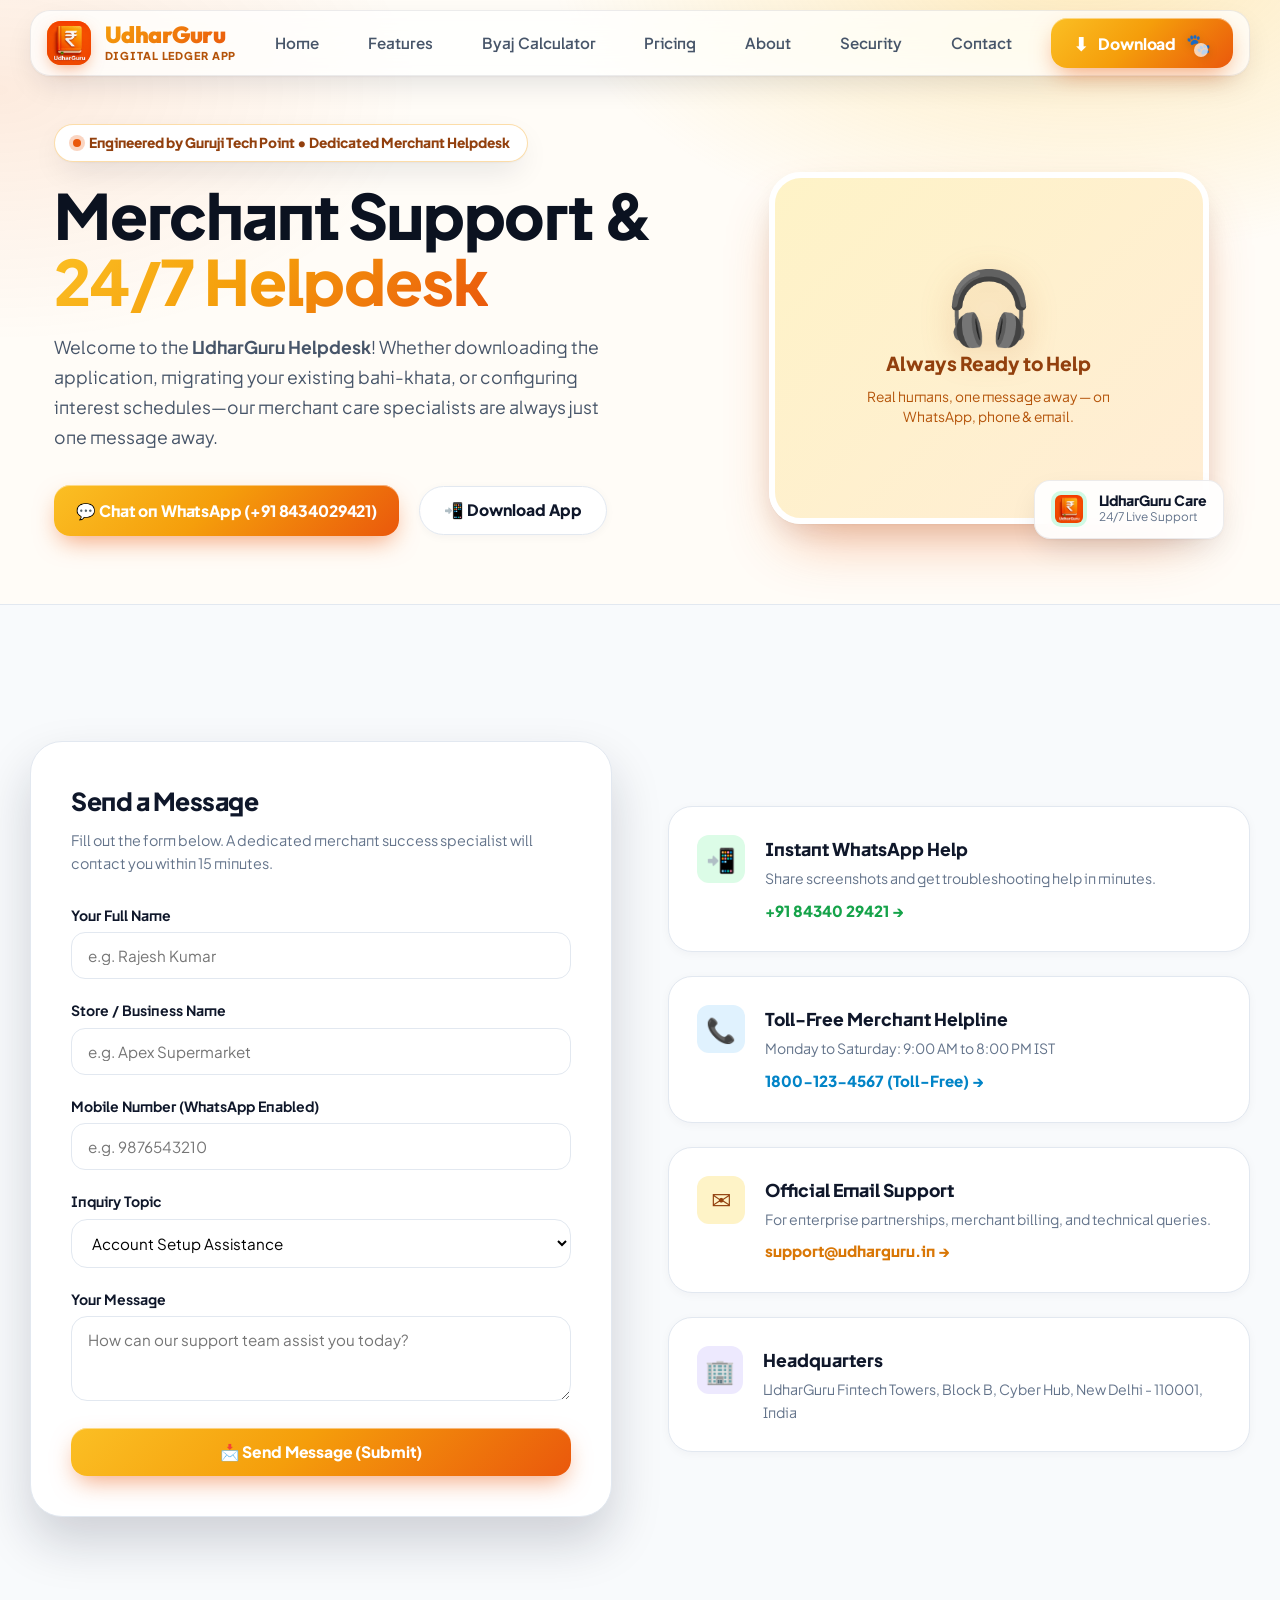
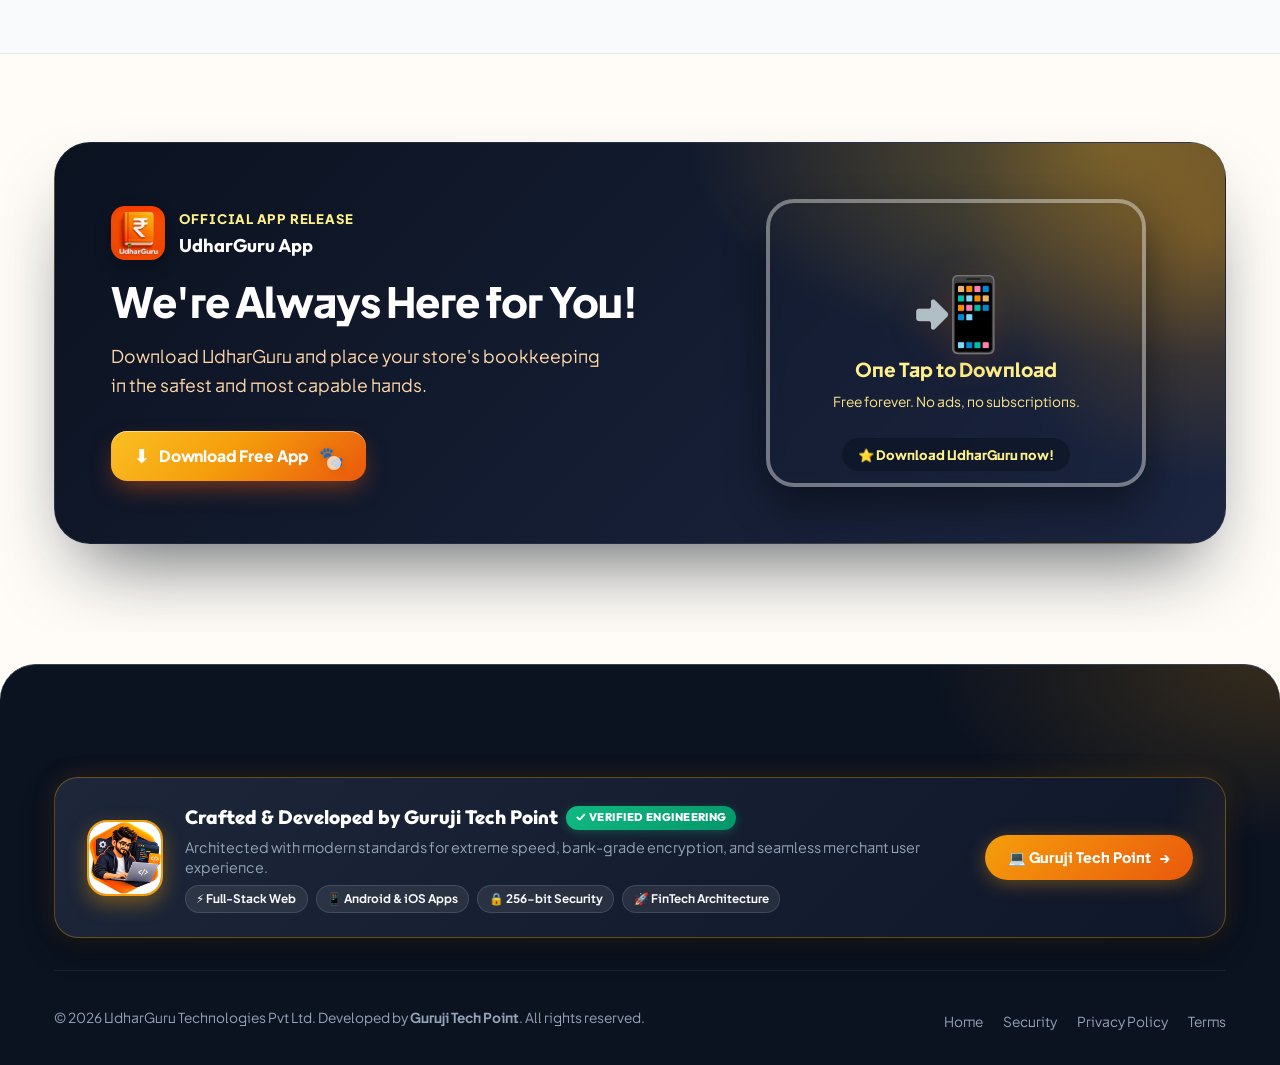
<file: contact.html>
<!DOCTYPE html>
<html lang="en">
<head>
  <!-- Google tag (gtag.js) -->
  <script async src="https://www.googletagmanager.com/gtag/js?id=G-9MC9KHFNWT"></script>
  <script>
    window.dataLayer = window.dataLayer || [];
    function gtag(){dataLayer.push(arguments);}
    gtag('js', new Date());
    gtag('config', 'G-9MC9KHFNWT');
  </script>
  <meta charset="UTF-8">
  <meta name="viewport" content="width=device-width, initial-scale=1.0, maximum-scale=5.0, user-scalable=yes">
  <title>Contact & 24/7 Merchant Support | UdharGuru Digital Ledger</title>
  <meta name="description" content="UdharGuru Merchant Support & Helpdesk: Connect directly via WhatsApp support (8434029421) or email for setup assistance, data restore, or account queries.">
  <meta name="keywords" content="udharguru contact, udharguru customer care number, ledger app support, khata book whatsapp support, guruji tech point contact">
  <meta name="author" content="Guruji Tech Point">
  <meta name="robots" content="index, follow">
  <link rel="canonical" href="https://udharguru.in/contact.html">
  <meta property="og:type" content="website">
  <meta property="og:url" content="https://udharguru.in/contact.html">
  <meta property="og:site_name" content="UdharGuru">
  <meta property="og:locale" content="en_IN">
  <meta property="og:title" content="Contact & Merchant Support — UdharGuru">
  <meta property="og:description" content="24/7 WhatsApp & Email Helpdesk for Indian shopkeepers and merchants.">
  <meta property="og:image" content="https://udharguru.in/assets/images/app_icon.png">
  <meta property="og:image:alt" content="UdharGuru App Icon">
  <meta name="twitter:card" content="summary_large_image">
  <meta name="twitter:title" content="Contact & Merchant Support — UdharGuru">
  <meta name="twitter:description" content="Need help with UdharGuru? Reach our support on WhatsApp and email.">
  <meta name="twitter:image" content="https://udharguru.in/assets/images/app_icon.png">
  <link rel="stylesheet" href="css/style.css?v=20261016_v5">
  <link rel="stylesheet" href="css/redesign.css?v=20261016_r1">
  <link rel="icon" type="image/png" href="assets/images/app_icon.png">
  <meta name="theme-color" content="#F59E0B">
  <script type="application/ld+json">
  {
    "@context": "https://schema.org",
    "@graph": [
      {
        "@type": "BreadcrumbList",
        "itemListElement": [
          { "@type": "ListItem", "position": 1, "name": "Home", "item": "https://udharguru.in/" },
          { "@type": "ListItem", "position": 2, "name": "Contact", "item": "https://udharguru.in/contact.html" }
        ]
      },
      {
        "@type": "Organization",
        "@id": "https://udharguru.in/contact.html#organization",
        "name": "Guruji Tech Point",
        "url": "https://udharguru.in/",
        "contactPoint": {
          "@type": "ContactPoint",
          "contactType": "customer support",
          "availableLanguage": ["English", "Hindi"]
        }
      }
    ]
  }
  </script>
</head>
<body>
<!-- Navigation -->
  <nav class="navbar">
    <div class="container nav-wrapper">
      <a href="index.html" class="brand-logo">
        <div class="logo-badge">
          <img src="assets/images/app_icon.png" alt="UdharGuru Official App Icon">
        </div>
        <div class="logo-text">
          <span class="logo-main">UdharGuru</span>
          <span class="logo-sub">Digital Ledger App</span>
        </div>
      </a>

      <div class="nav-links">
        <a href="index.html" class="nav-link">Home</a>
        <a href="features.html" class="nav-link">Features</a>
        <a href="calculator.html" class="nav-link">Byaj Calculator</a>
        <a href="pricing.html" class="nav-link">Pricing</a>
        <a href="about.html" class="nav-link">About</a>
        <a href="security.html" class="nav-link">Security</a>
        <a href="contact.html" class="nav-link">Contact</a>
      </div>

      <div class="nav-actions">
        <!-- Interactive Animated Puggy Download CTA -->
        <div class="puggy-download-btn-container nav-btn-container">
<button class="btn-download-main trigger-download-modal" id="navDownloadBtn">
            <span class="download-icon">⬇</span>
            <span>Download</span>
            <span class="btn-paw-panja">🐾</span>
            <span class="paw-ripple"></span>
          </button>
        </div>
        <button class="nav-mobile-btn" aria-label="Toggle navigation">☰</button>
      </div>
    </div>
  </nav>

  <!-- Hero with Helpdesk Puggy Mascot -->
  <header class="hero-section" style="padding: 3rem 0 2rem;">
    <div class="container hero-grid">
      <div class="hero-content">
        <div class="pill-badge">
          <span class="pulse-dot"></span>
          <span>Engineered by Guruji Tech Point • Dedicated Merchant Helpdesk</span>
        </div>
        <h1 class="hero-title" style="font-family: var(--font-main);">
          Merchant Support & <br>
          <span class="highlight">24/7 Helpdesk</span>
        </h1>
        <p class="hero-subtitle">
          Welcome to the <strong>UdharGuru Helpdesk</strong>! Whether downloading the application, migrating your existing bahi-khata, or configuring interest schedules—our merchant care specialists are always just one message away.
        </p>

        <div class="hero-actions">
          <a href="https://wa.me/918434029421?text=Hello%20UdharGuru,%20I%20would%20like%20assistance%20with%20the%20app" target="_blank" class="btn-download-main" style="background: #25d366; box-shadow: 0 4px 18px rgba(37, 211, 102, 0.4);">
            <span>💬 Chat on WhatsApp (+91 8434029421)</span>
          </a>
          <button class="btn-secondary trigger-download-modal">
            <span>📲 Download App</span>
          </button>
        </div>
      </div>

      <!-- Mascot Visual for Contact Page -->
      <div class="hero-visual">
        <div class="mascot-card-wrapper">
          <div class="mascot-image-container">
            <div class="icon-visual-tile">
              <div class="ivt-emoji">🎧</div>
              <p class="ivt-title">Always Ready to Help</p>
              <p class="ivt-sub">Real humans, one message away — on WhatsApp, phone & email.</p>
            </div>
          </div>
          <div class="floating-badge badge-bottom-right" style="bottom: -15px; right: -15px;">
            <div class="badge-icon green">
              <img src="assets/images/app_icon.png" style="width: 28px; height: 28px; border-radius: 6px;" alt="Icon">
            </div>
            <div class="badge-details">
              <h5>UdharGuru Care</h5>
              <p>24/7 Live Support</p>
            </div>
          </div>
        </div>
      </div>
    </div>
  </header>

  <!-- Interactive Contact Form & Channels -->
  <section class="demo-section">
    <div class="container contact-grid">
      
      <!-- Contact Form Side -->
      <div class="contact-form-card">
        <h3 style="font-size: 1.55rem; font-weight: 800; color: #0f172a; margin-bottom: 0.5rem; font-family: var(--font-main);">Send a Message</h3>
        <p style="font-size: 0.9rem; color: #64748b; margin-bottom: 1.75rem;">Fill out the form below. A dedicated merchant success specialist will contact you within 15 minutes.</p>

        <form id="udharGuruContactForm">
          <div class="form-group">
            <label for="contactName">Your Full Name</label>
            <input type="text" id="contactName" class="form-input" placeholder="e.g. Rajesh Kumar" required>
          </div>

          <div class="form-group">
            <label for="contactShop">Store / Business Name</label>
            <input type="text" id="contactShop" class="form-input" placeholder="e.g. Apex Supermarket" required>
          </div>

          <div class="form-group">
            <label for="contactPhone">Mobile Number (WhatsApp Enabled)</label>
            <input type="tel" id="contactPhone" class="form-input" placeholder="e.g. 9876543210" maxlength="10" required>
          </div>

          <div class="form-group">
            <label for="contactTopic">Inquiry Topic</label>
            <select id="contactTopic" class="form-select">
              <option value="khata">Account Setup Assistance</option>
              <option value="byaj">Interest Calculator Configuration</option>
              <option value="pro">Vyapar Pro Plan & Billing Inquiries</option>
              <option value="backup">Data Backup & Device Switch</option>
              <option value="other">General Feedback & Other</option>
            </select>
          </div>

          <div class="form-group">
            <label for="contactMessage">Your Message</label>
            <textarea id="contactMessage" class="form-textarea" rows="3" placeholder="How can our support team assist you today?"></textarea>
          </div>

          <button type="submit" class="btn-download-main" style="width: 100%; justify-content: center; padding: 0.9rem;">
            <span>📩 Send Message (Submit)</span>
          </button>
        </form>
      </div>

      <!-- Contact Details & Info Cards -->
      <div style="display: flex; flex-direction: column; gap: 1.5rem; justify-content: center;">
        
        <div style="background: #ffffff; padding: 1.75rem; border-radius: var(--radius-lg); border: 1px solid var(--color-border); box-shadow: var(--shadow-sm); display: flex; align-items: flex-start; gap: 1.25rem;">
          <div style="width: 48px; height: 48px; border-radius: 12px; background: #dcfce7; color: #166534; display: flex; align-items: center; justify-content: center; font-size: 1.5rem;">
            📲
          </div>
          <div>
            <h4 style="font-size: 1.1rem; font-weight: 800; color: #0f172a; margin-bottom: 0.25rem; font-family: var(--font-main);">Instant WhatsApp Help</h4>
            <p style="font-size: 0.88rem; color: #64748b; margin-bottom: 0.5rem;">Share screenshots and get troubleshooting help in minutes.</p>
            <a href="https://wa.me/918434029421" target="_blank" style="font-weight: 800; color: #16a34a; font-size: 0.95rem;">+91 84340 29421 →</a>
          </div>
        </div>

        <div style="background: #ffffff; padding: 1.75rem; border-radius: var(--radius-lg); border: 1px solid var(--color-border); box-shadow: var(--shadow-sm); display: flex; align-items: flex-start; gap: 1.25rem;">
          <div style="width: 48px; height: 48px; border-radius: 12px; background: #e0f2fe; color: #0369a1; display: flex; align-items: center; justify-content: center; font-size: 1.5rem;">
            📞
          </div>
          <div>
            <h4 style="font-size: 1.1rem; font-weight: 800; color: #0f172a; margin-bottom: 0.25rem; font-family: var(--font-main);">Toll-Free Merchant Helpline</h4>
            <p style="font-size: 0.88rem; color: #64748b; margin-bottom: 0.5rem;">Monday to Saturday: 9:00 AM to 8:00 PM IST</p>
            <a href="tel:18001234567" style="font-weight: 800; color: #0284c7; font-size: 0.95rem;">1800-123-4567 (Toll-Free) →</a>
          </div>
        </div>

        <div style="background: #ffffff; padding: 1.75rem; border-radius: var(--radius-lg); border: 1px solid var(--color-border); box-shadow: var(--shadow-sm); display: flex; align-items: flex-start; gap: 1.25rem;">
          <div style="width: 48px; height: 48px; border-radius: 12px; background: #fef3c7; color: #92400e; display: flex; align-items: center; justify-content: center; font-size: 1.5rem;">
            ✉️
          </div>
          <div>
            <h4 style="font-size: 1.1rem; font-weight: 800; color: #0f172a; margin-bottom: 0.25rem; font-family: var(--font-main);">Official Email Support</h4>
            <p style="font-size: 0.88rem; color: #64748b; margin-bottom: 0.5rem;">For enterprise partnerships, merchant billing, and technical queries.</p>
            <a href="mailto:support@udharguru.in" style="font-weight: 800; color: #d97706; font-size: 0.95rem;">support@udharguru.in →</a>
          </div>
        </div>

        <div style="background: #ffffff; padding: 1.75rem; border-radius: var(--radius-lg); border: 1px solid var(--color-border); box-shadow: var(--shadow-sm); display: flex; align-items: flex-start; gap: 1.25rem;">
          <div style="width: 48px; height: 48px; border-radius: 12px; background: #ede9fe; color: #6d28d9; display: flex; align-items: center; justify-content: center; font-size: 1.5rem;">
            🏢
          </div>
          <div>
            <h4 style="font-size: 1.1rem; font-weight: 800; color: #0f172a; margin-bottom: 0.25rem; font-family: var(--font-main);">Headquarters</h4>
            <p style="font-size: 0.88rem; color: #64748b;">UdharGuru Fintech Towers, Block B, Cyber Hub, New Delhi - 110001, India</p>
          </div>
        </div>

      </div>

    </div>
  </section>

  <!-- Big Download CTA with Animated Puggy -->
  <section class="download-cta-section">
    <div class="container">
      <div class="download-cta-banner">
        <div class="cta-text-side">
          <div style="display:flex; align-items:center; gap:0.85rem; margin-bottom:1rem;">
            <img src="assets/images/app_icon.png" style="width:54px; height:54px; border-radius:14px; box-shadow:0 6px 16px rgba(0,0,0,0.3);" alt="UdharGuru Icon">
            <div>
              <span style="font-size:0.82rem; font-weight:800; color:#fef08a; text-transform:uppercase; letter-spacing:0.06em;">Official App Release</span>
              <h4 style="margin:0; font-size:1.15rem; color:#ffffff;">UdharGuru App</h4>
            </div>
          </div>
          <h2 style="font-family: var(--font-main);">We're Always Here for You!</h2>
          <p>Download UdharGuru and place your store's bookkeeping in the safest and most capable hands.</p>

          <div class="puggy-download-btn-container">
<button class="btn-download-main trigger-download-modal">
              <span class="download-icon">⬇</span>
              <span>Download Free App</span>
              <span class="btn-paw-panja">🐾</span>
              <span class="paw-ripple"></span>
            </button>
          </div>
        </div>

        <div class="cta-puggy-visual">
          <div class="cta-puggy-box">
            <div class="icon-visual-tile">
              <div class="ivt-emoji">📲</div>
              <p class="ivt-title">One Tap to Download</p>
              <p class="ivt-sub">Free forever. No ads, no subscriptions.</p>
            </div>
            <div class="cta-interactive-tag">
              <span>⭐ Download UdharGuru now!</span>
            </div>
          </div>
        </div>
      </div>
    </div>
  </section>

  <!-- Download Modal -->
  <div class="modal-backdrop" id="downloadModal">
    <div class="modal-content-card">
      <button class="modal-close-btn" aria-label="Close modal">✕</button>
      <div class="modal-grid">
        <div class="modal-puggy-side">
          <div class="ivt-emoji">📲</div>
          <h4 style="font-weight: 800; color: #92400e; font-size: 1.15rem;">Ready to Download!</h4>
          <p style="font-size: 0.85rem; color: #b45309; margin-top: 0.25rem;">Download UdharGuru App for free and make your bookkeeping simple.</p>
        </div>

        <div class="modal-form-side">
          <div style="display:flex; align-items:center; gap:0.75rem; margin-bottom:1rem;">
            <img src="assets/images/app_icon.png" style="width:48px; height:48px; border-radius:12px; box-shadow:0 4px 10px rgba(0,0,0,0.15);" alt="UdharGuru App">
            <div>
              <h3 style="font-size: 1.35rem; font-weight: 800; color: #0f172a; margin:0; line-height:1.2;">UdharGuru App</h3>
              <span style="font-size: 0.78rem; color: #ea580c; font-weight: 700;">★ 4.8 • 10,000+ Merchants</span>
            </div>
          </div>
          <p style="font-size: 0.88rem; color: #64748b; margin-bottom: 1.25rem;">Get the official UdharGuru app directly on your phone or install from Google Play Store:</p>

          <div style="display: flex; gap: 0.5rem; margin-bottom: 1rem;">
            <input type="tel" id="appPhoneInput" class="form-input" placeholder="10-digit mobile number" maxlength="10">
            <button id="btnSendAppLink" class="btn-download-main" style="padding: 0.6rem 1.2rem; white-space: nowrap; font-size: 0.88rem;">
              <span>Send Link</span>
            </button>
          </div>

          <!-- Google Play Store QR Scanner & Direct Link -->
          <a href="https://play.google.com/store/apps/details?id=com.udharkhata.akhil" target="_blank" class="qr-container">
            <div class="qr-box">
              <img src="assets/images/playstore_qr.png" alt="Google Play Store QR Code">
            </div>
            <div style="flex: 1;">
              <div style="display:flex; align-items:center; gap:0.35rem; margin-bottom:0.15rem;">
                <span style="font-size:0.75rem; font-weight:800; color:#ea580c; text-transform:uppercase; letter-spacing:0.04em;">Official Google Play Link</span>
              </div>
              <h5 style="font-size: 0.95rem; font-weight: 800; color: #0f172a; margin: 0;">Scan or Tap to Open</h5>
              <p style="font-size: 0.78rem; color: #64748b; margin: 0.15rem 0 0;">Instantly opens app page on Google Play Store →</p>
            </div>
          </a>

          <div style="display: flex; gap: 0.75rem; margin-top: 0.5rem;">
            <a href="https://play.google.com/store/apps/details?id=com.udharkhata.akhil" target="_blank" class="store-badge-card" style="flex:1; justify-content:center; padding:0.55rem;">
              <span class="store-icon" style="font-size:1.2rem;">▶</span>
              <span style="font-size:0.82rem; font-weight:700;">Google Play</span>
            </a>
            <a href="https://firebasestorage.googleapis.com/v0/b/udharkhata-9199b.firebasestorage.app/o/udharguru%2Fapp-arm64-v8a-release.apk?alt=media&token=521b6034-58a9-446d-8a49-490777621824" target="_blank" class="store-badge-card" style="flex:1; justify-content:center; padding:0.55rem; background: rgba(245, 158, 11, 0.08); border-color: rgba(245, 158, 11, 0.3);">
              <span class="store-icon" style="font-size:1.2rem;">📥</span>
              <span style="font-size:0.82rem; font-weight:700;">Direct APK</span>
            </a>
          </div>
        </div>
      </div>
    </div>
  </div>

  <!-- Footer -->
  <footer class="footer">
    <div class="container">
      <!-- Developed by Guruji Tech Point Showcase Card -->
      <div class="developer-credit-card">
        <div class="dev-credit-left">
          <div class="dev-badge-avatar">
            <img src="assets/images/developer_badge.png" alt="Guruji Tech Point 3D Developer Avatar">
          </div>
          <div class="dev-credit-info">
            <h4>
              <span>Crafted & Developed by Guruji Tech Point</span>
              <span class="verified-tag">✓ Verified Engineering</span>
            </h4>
            <p>Architected with modern standards for extreme speed, bank-grade encryption, and seamless merchant user experience.</p>
            <div class="dev-tech-tags">
              <span class="dev-tech-tag">⚡ Full-Stack Web</span>
              <span class="dev-tech-tag">📱 Android & iOS Apps</span>
              <span class="dev-tech-tag">🔒 256-bit Security</span>
              <span class="dev-tech-tag">🚀 FinTech Architecture</span>
            </div>
          </div>
        </div>
        <div class="dev-credit-right">
          <a href="contact.html" class="dev-contact-btn">
            <span>💻 Guruji Tech Point</span>
            <span>→</span>
          </a>
        </div>
      </div>

      <div class="footer-bottom">
        <div>© 2026 UdharGuru Technologies Pvt Ltd. Developed by <strong>Guruji Tech Point</strong>. All rights reserved.</div>
        <div style="display:flex; gap:1.25rem; flex-wrap:wrap; margin-top:0.5rem;">
          <a href="index.html" style="color:#94a3b8;">Home</a>
          <a href="security.html" style="color:#94a3b8;">Security</a>
          <a href="privacy.html" style="color:#94a3b8;">Privacy Policy</a>
          <a href="terms.html" style="color:#94a3b8;">Terms</a>
        </div>
      </div>
    </div>
  </footer>

  <script src="js/main.js?v=20261016_v5"></script>
</body>
</html>
</file>
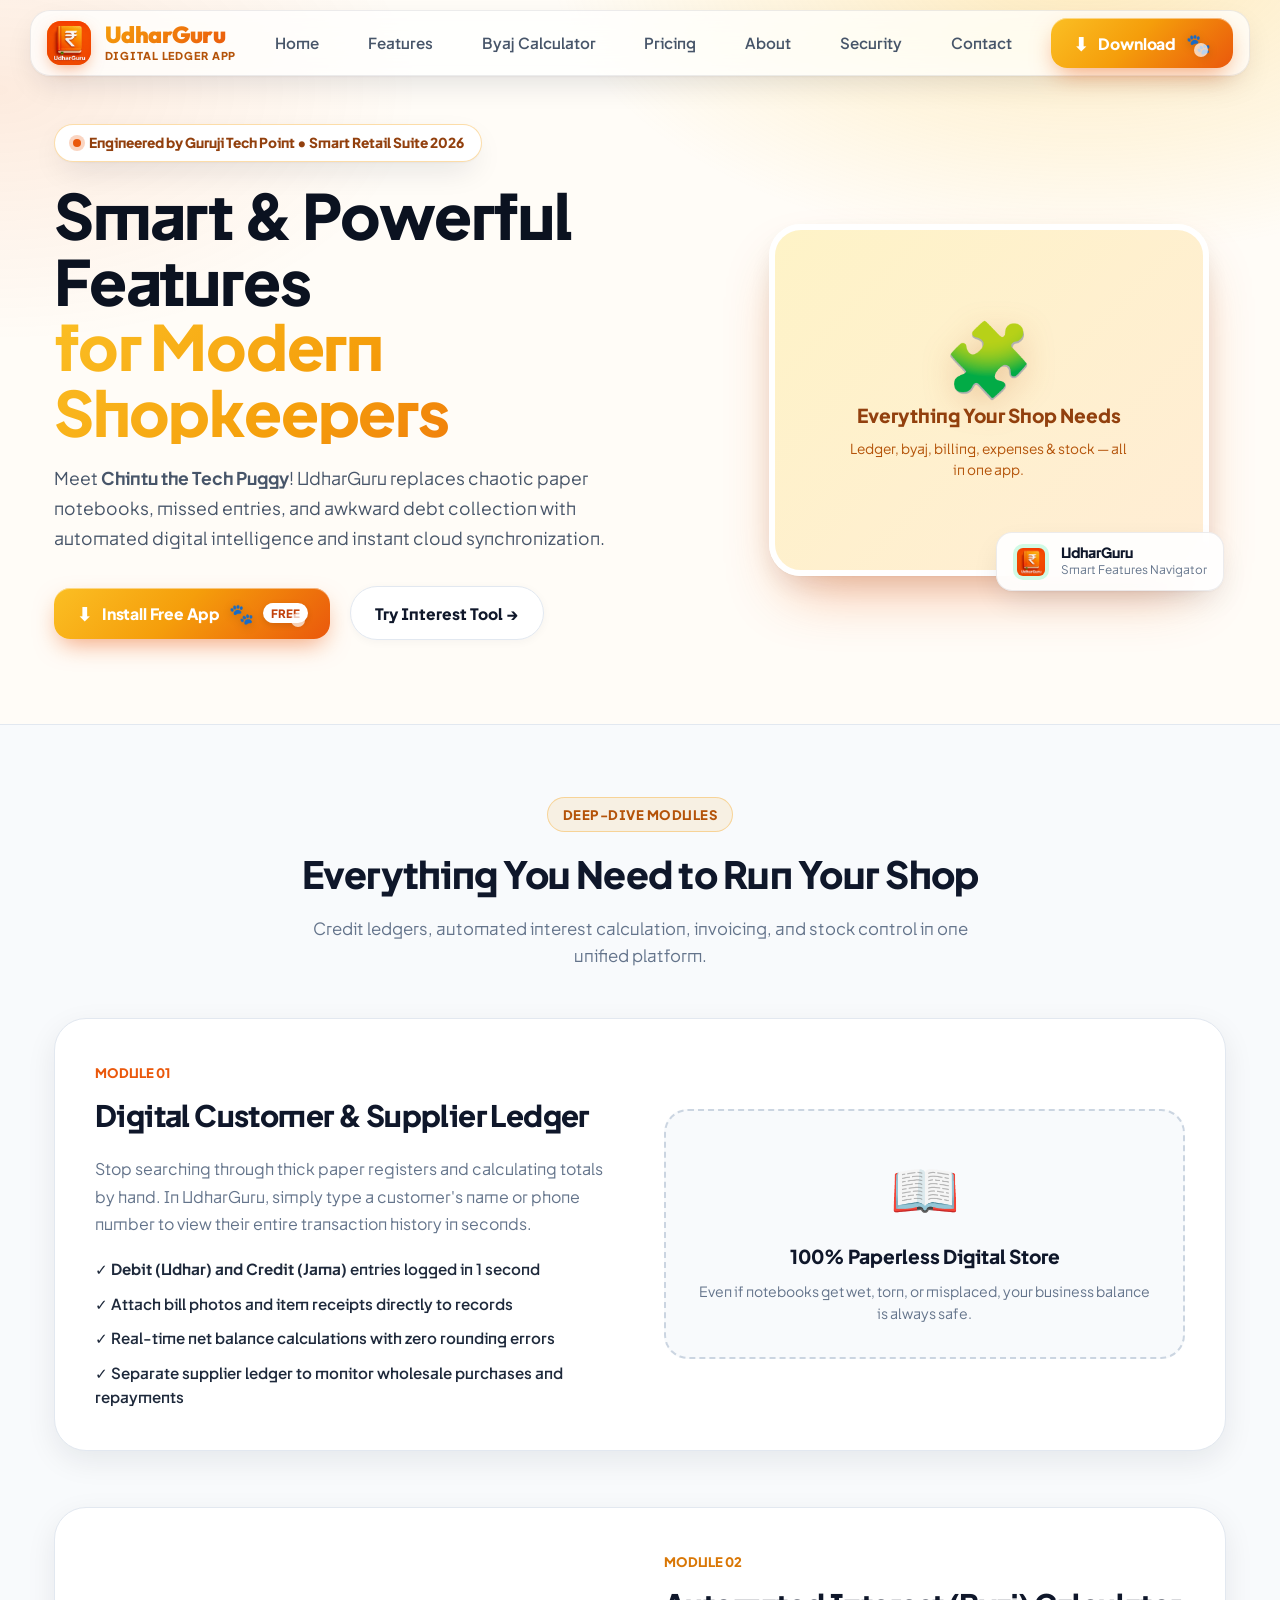
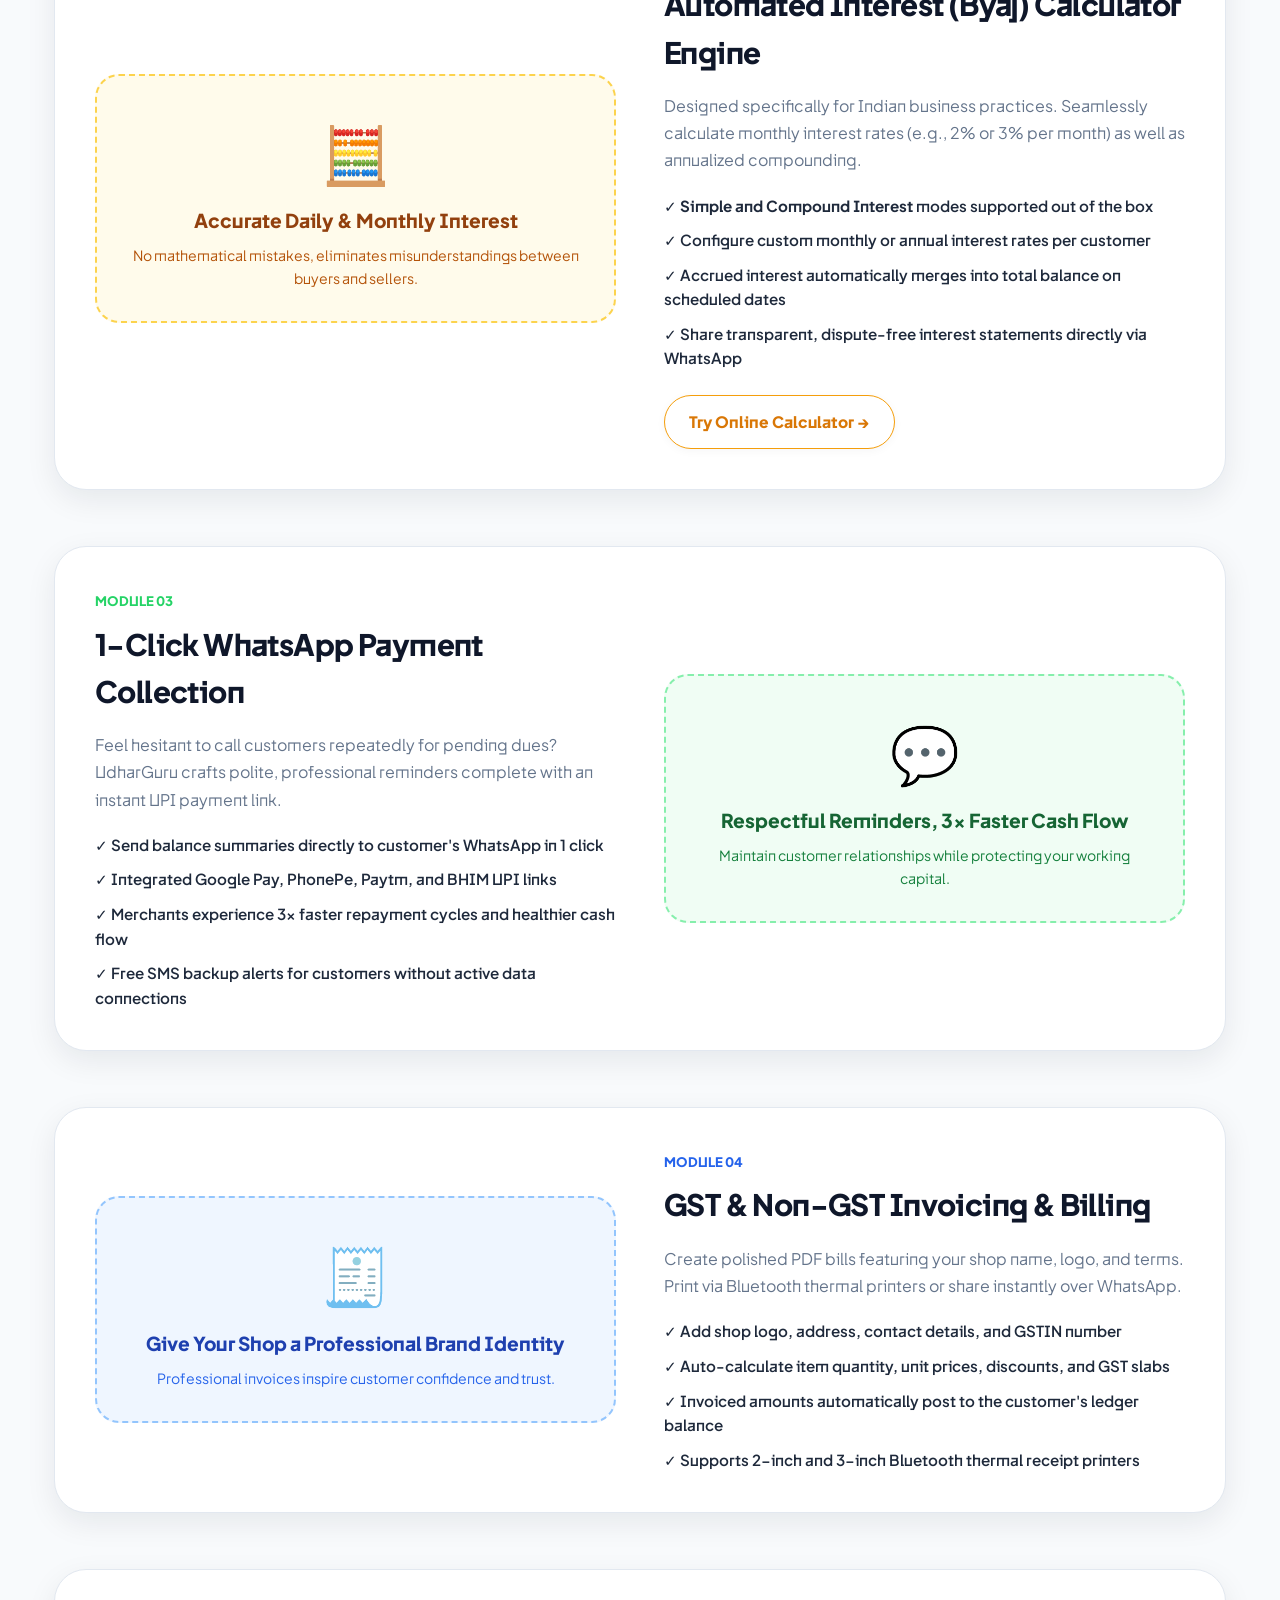
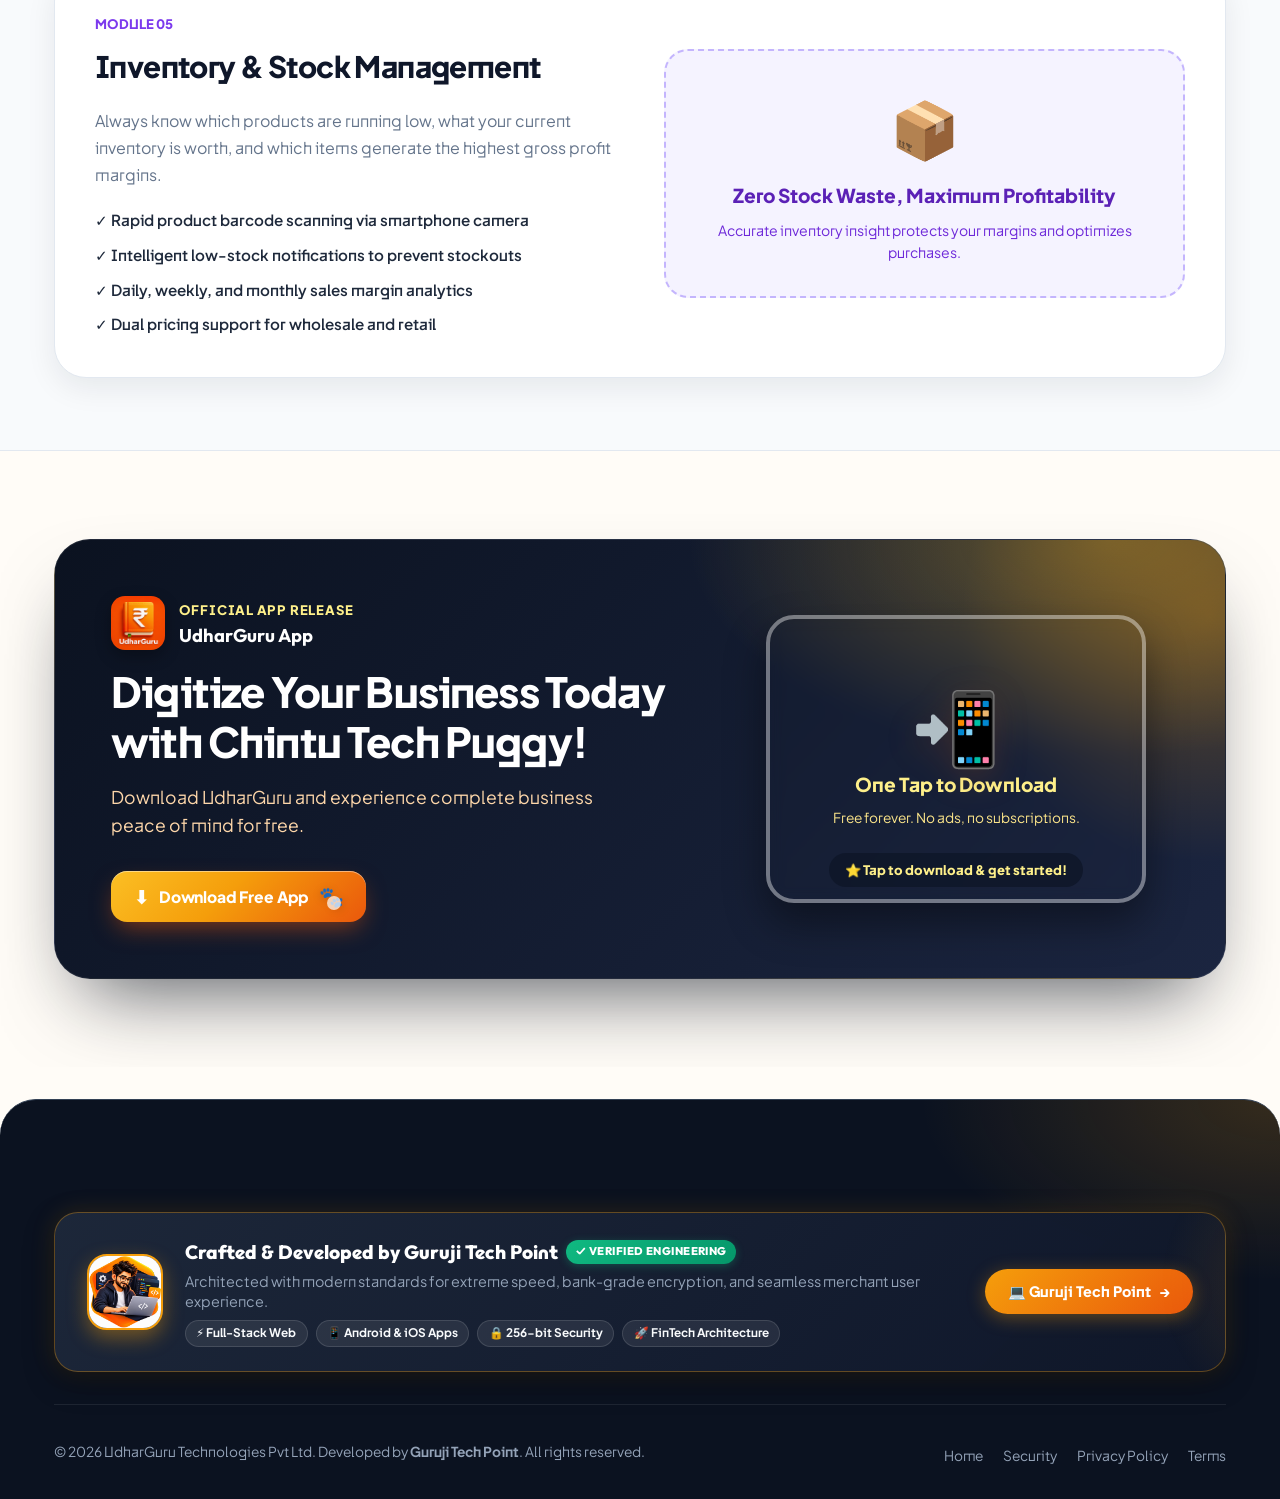
<file: features.html>
<!DOCTYPE html>
<html lang="en">
<head>
  <!-- Google tag (gtag.js) -->
  <script async src="https://www.googletagmanager.com/gtag/js?id=G-9MC9KHFNWT"></script>
  <script>
    window.dataLayer = window.dataLayer || [];
    function gtag(){dataLayer.push(arguments);}
    gtag('js', new Date());
    gtag('config', 'G-9MC9KHFNWT');
  </script>
  <meta charset="UTF-8">
  <meta name="viewport" content="width=device-width, initial-scale=1.0, maximum-scale=5.0, user-scalable=yes">
  <title>Features - Digital Ledger, Khata Book & Interest Engine | UdharGuru</title>
  <meta name="description" content="Explore top features of UdharGuru: 100% Offline Digital Bahi Khata, Automated Simple & Compound Interest Calculator, Free WhatsApp Payment Reminders, PDF Statements, and Auto Backup. Free for Android.">
  <meta name="keywords" content="digital ledger features, khata book app features, offline bahi khata, automatic byaj calculator, whatsapp payment reminder app, customer credit ledger, party statement pdf, dukandar khata book, vyapar hisab kitab, free billing app, tally mobile alternative, डिजिटल खाता फीचर्स, बही खाता ऐप">
  <meta name="author" content="Guruji Tech Point">
  <meta name="robots" content="index, follow">
  <link rel="canonical" href="https://udharguru.in/features.html">
  <meta property="og:type" content="website">
  <meta property="og:url" content="https://udharguru.in/features.html">
  <meta property="og:site_name" content="UdharGuru">
  <meta property="og:locale" content="en_IN">
  <meta property="og:title" content="UdharGuru Features - Digital Ledger & Khata Book">
  <meta property="og:description" content="Full suite of ledger management, byaj calculation, and payment reminders for Indian shopkeepers.">
  <meta property="og:image" content="https://udharguru.in/assets/images/app_icon.png">
  <meta property="og:image:alt" content="UdharGuru App Icon">
  <meta name="twitter:card" content="summary_large_image">
  <meta name="twitter:title" content="UdharGuru Features - Digital Ledger & Khata Book">
  <meta name="twitter:description" content="Offline bahi khata, auto byaj calculator, WhatsApp reminders & PDF statements. 100% Free.">
  <meta name="twitter:image" content="https://udharguru.in/assets/images/app_icon.png">
  <link rel="stylesheet" href="css/style.css?v=20261016_v5">
  <link rel="stylesheet" href="css/redesign.css?v=20261016_r1">
  <link rel="icon" type="image/png" href="assets/images/app_icon.png">
  <meta name="theme-color" content="#F59E0B">
  <script type="application/ld+json">
  {
    "@context": "https://schema.org",
    "@type": "BreadcrumbList",
    "itemListElement": [
      { "@type": "ListItem", "position": 1, "name": "Home", "item": "https://udharguru.in/" },
      { "@type": "ListItem", "position": 2, "name": "Features", "item": "https://udharguru.in/features.html" }
    ]
  }
  </script>
</head>
<body>
<!-- Navigation -->
  <nav class="navbar">
    <div class="container nav-wrapper">
      <a href="index.html" class="brand-logo">
        <div class="logo-badge">
          <img src="assets/images/app_icon.png" alt="UdharGuru Official App Icon">
        </div>
        <div class="logo-text">
          <span class="logo-main">UdharGuru</span>
          <span class="logo-sub">Digital Ledger App</span>
        </div>
      </a>

      <div class="nav-links">
        <a href="index.html" class="nav-link">Home</a>
        <a href="features.html" class="nav-link">Features</a>
        <a href="calculator.html" class="nav-link">Byaj Calculator</a>
        <a href="pricing.html" class="nav-link">Pricing</a>
        <a href="about.html" class="nav-link">About</a>
        <a href="security.html" class="nav-link">Security</a>
        <a href="contact.html" class="nav-link">Contact</a>
      </div>

      <div class="nav-actions">
        <!-- Interactive Animated Puggy Download CTA -->
        <div class="puggy-download-btn-container nav-btn-container">
<button class="btn-download-main trigger-download-modal" id="navDownloadBtn">
            <span class="download-icon">⬇</span>
            <span>Download</span>
            <span class="btn-paw-panja">🐾</span>
            <span class="paw-ripple"></span>
          </button>
        </div>
        <button class="nav-mobile-btn" aria-label="Toggle navigation">☰</button>
      </div>
    </div>
  </nav>

  <!-- Features Page Hero with Mascot -->
  <header class="hero-section" style="padding: 3rem 0;">
    <div class="container hero-grid">
      <div class="hero-content">
        <div class="pill-badge">
          <span class="pulse-dot"></span>
          <span>Engineered by Guruji Tech Point • Smart Retail Suite 2026</span>
        </div>
        <h1 class="hero-title" style="font-family: var(--font-main);">
          Smart & Powerful Features <br>
          <span class="highlight">for Modern Shopkeepers</span>
        </h1>
        <p class="hero-subtitle">
          Meet <strong>Chintu the Tech Puggy</strong>! UdharGuru replaces chaotic paper notebooks, missed entries, and awkward debt collection with automated digital intelligence and instant cloud synchronization.
        </p>

        <div class="hero-actions">
          <div class="puggy-download-btn-container">
<button class="btn-download-main trigger-download-modal">
              <span class="download-icon">⬇</span>
              <span>Install Free App</span>
              <span class="btn-paw-panja">🐾</span>
              <span class="btn-badge">FREE</span>
              <span class="paw-ripple"></span>
            </button>
          </div>
          <a href="calculator.html" class="btn-secondary">Try Interest Tool →</a>
        </div>
      </div>

      <!-- Mascot Visual for Features Page -->
      <div class="hero-visual">
        <div class="mascot-card-wrapper">
          <div class="mascot-image-container">
            <div class="icon-visual-tile">
              <div class="ivt-emoji">🧩</div>
              <p class="ivt-title">Everything Your Shop Needs</p>
              <p class="ivt-sub">Ledger, byaj, billing, expenses & stock — all in one app.</p>
            </div>
          </div>
          <div class="floating-badge badge-bottom-right" style="bottom: -15px; right: -15px;">
            <div class="badge-icon green">
              <img src="assets/images/app_icon.png" style="width: 28px; height: 28px; border-radius: 6px;" alt="Icon">
            </div>
            <div class="badge-details">
              <h5>UdharGuru</h5>
              <p>Smart Features Navigator</p>
            </div>
          </div>
        </div>
      </div>
    </div>
  </header>

  <!-- Detailed Feature Modules -->
  <section class="demo-section">
    <div class="container">
      <div class="section-header">
        <span class="section-tag">Deep-Dive Modules</span>
        <h2 class="section-title" style="font-family: var(--font-main);">Everything You Need to Run Your Shop</h2>
        <p class="section-desc">Credit ledgers, automated interest calculation, invoicing, and stock control in one unified platform.</p>
      </div>

      <div style="display: flex; flex-direction: column; gap: 3.5rem;">
        
        <!-- Feature 1: Digital Khata -->
        <div id="khata" style="display: grid; grid-template-columns: 1fr 1fr; gap: 3rem; align-items: center; background: #ffffff; padding: 2.5rem; border-radius: var(--radius-xl); border: 1px solid var(--color-border); box-shadow: var(--shadow-md);">
          <div>
            <span style="font-size: 0.82rem; font-weight: 800; color: #ea580c; text-transform: uppercase;">MODULE 01</span>
            <h3 style="font-size: 1.85rem; font-weight: 800; color: #0f172a; margin: 0.5rem 0 1rem; font-family: var(--font-main);">Digital Customer & Supplier Ledger</h3>
            <p style="color: #64748b; line-height: 1.7; margin-bottom: 1.25rem;">
              Stop searching through thick paper registers and calculating totals by hand. In UdharGuru, simply type a customer's name or phone number to view their entire transaction history in seconds.
            </p>
            <ul style="display: flex; flex-direction: column; gap: 0.65rem; color: #1e293b; font-weight: 600; font-size: 0.95rem;">
              <li>✓ <strong>Debit (Udhar) and Credit (Jama)</strong> entries logged in 1 second</li>
              <li>✓ Attach bill photos and item receipts directly to records</li>
              <li>✓ Real-time net balance calculations with zero rounding errors</li>
              <li>✓ Separate supplier ledger to monitor wholesale purchases and repayments</li>
            </ul>
          </div>
          <div style="background: #f8fafc; border: 2px dashed #cbd5e1; border-radius: var(--radius-lg); padding: 2rem; text-align: center;">
            <div style="font-size: 3.5rem; margin-bottom: 0.5rem;">📖</div>
            <h4 style="font-size: 1.2rem; font-weight: 800; color: #0f172a; font-family: var(--font-main);">100% Paperless Digital Store</h4>
            <p style="font-size: 0.88rem; color: #64748b; margin-top: 0.5rem;">Even if notebooks get wet, torn, or misplaced, your business balance is always safe.</p>
          </div>
        </div>

        <!-- Feature 2: Automatic Byaj Calculator -->
        <div id="byaj" style="display: grid; grid-template-columns: 1fr 1fr; gap: 3rem; align-items: center; background: #ffffff; padding: 2.5rem; border-radius: var(--radius-xl); border: 1px solid var(--color-border); box-shadow: var(--shadow-md);">
          <div style="order: 2;">
            <span style="font-size: 0.82rem; font-weight: 800; color: #d97706; text-transform: uppercase;">MODULE 02</span>
            <h3 style="font-size: 1.85rem; font-weight: 800; color: #0f172a; margin: 0.5rem 0 1rem; font-family: var(--font-main);">Automated Interest (Byaj) Calculator Engine</h3>
            <p style="color: #64748b; line-height: 1.7; margin-bottom: 1.25rem;">
              Designed specifically for Indian business practices. Seamlessly calculate monthly interest rates (e.g., 2% or 3% per month) as well as annualized compounding.
            </p>
            <ul style="display: flex; flex-direction: column; gap: 0.65rem; color: #1e293b; font-weight: 600; font-size: 0.95rem;">
              <li>✓ <strong>Simple and Compound Interest</strong> modes supported out of the box</li>
              <li>✓ Configure custom monthly or annual interest rates per customer</li>
              <li>✓ Accrued interest automatically merges into total balance on scheduled dates</li>
              <li>✓ Share transparent, dispute-free interest statements directly via WhatsApp</li>
            </ul>
            <div style="margin-top: 1.5rem;">
              <a href="calculator.html" class="btn-secondary" style="border-color:#f59e0b; color:#d97706;">Try Online Calculator →</a>
            </div>
          </div>
          <div style="background: #fffbeb; border: 2px dashed #fcd34d; border-radius: var(--radius-lg); padding: 2rem; text-align: center; order: 1;">
            <div style="font-size: 3.5rem; margin-bottom: 0.5rem;">🧮</div>
            <h4 style="font-size: 1.2rem; font-weight: 800; color: #92400e; font-family: var(--font-main);">Accurate Daily & Monthly Interest</h4>
            <p style="font-size: 0.88rem; color: #b45309; margin-top: 0.5rem;">No mathematical mistakes, eliminates misunderstandings between buyers and sellers.</p>
          </div>
        </div>

        <!-- Feature 3: WhatsApp Reminders -->
        <div id="reminders" style="display: grid; grid-template-columns: 1fr 1fr; gap: 3rem; align-items: center; background: #ffffff; padding: 2.5rem; border-radius: var(--radius-xl); border: 1px solid var(--color-border); box-shadow: var(--shadow-md);">
          <div>
            <span style="font-size: 0.82rem; font-weight: 800; color: #25d366; text-transform: uppercase;">MODULE 03</span>
            <h3 style="font-size: 1.85rem; font-weight: 800; color: #0f172a; margin: 0.5rem 0 1rem; font-family: var(--font-main);">1-Click WhatsApp Payment Collection</h3>
            <p style="color: #64748b; line-height: 1.7; margin-bottom: 1.25rem;">
              Feel hesitant to call customers repeatedly for pending dues? UdharGuru crafts polite, professional reminders complete with an instant UPI payment link.
            </p>
            <ul style="display: flex; flex-direction: column; gap: 0.65rem; color: #1e293b; font-weight: 600; font-size: 0.95rem;">
              <li>✓ Send balance summaries directly to customer's WhatsApp in 1 click</li>
              <li>✓ Integrated Google Pay, PhonePe, Paytm, and BHIM UPI links</li>
              <li>✓ Merchants experience 3x faster repayment cycles and healthier cash flow</li>
              <li>✓ Free SMS backup alerts for customers without active data connections</li>
            </ul>
          </div>
          <div style="background: #f0fdf4; border: 2px dashed #86efac; border-radius: var(--radius-lg); padding: 2rem; text-align: center;">
            <div style="font-size: 3.5rem; margin-bottom: 0.5rem;">💬</div>
            <h4 style="font-size: 1.2rem; font-weight: 800; color: #166534; font-family: var(--font-main);">Respectful Reminders, 3x Faster Cash Flow</h4>
            <p style="font-size: 0.88rem; color: #15803d; margin-top: 0.5rem;">Maintain customer relationships while protecting your working capital.</p>
          </div>
        </div>

        <!-- Feature 4: GST Billing -->
        <div id="billing" style="display: grid; grid-template-columns: 1fr 1fr; gap: 3rem; align-items: center; background: #ffffff; padding: 2.5rem; border-radius: var(--radius-xl); border: 1px solid var(--color-border); box-shadow: var(--shadow-md);">
          <div style="order: 2;">
            <span style="font-size: 0.82rem; font-weight: 800; color: #2563eb; text-transform: uppercase;">MODULE 04</span>
            <h3 style="font-size: 1.85rem; font-weight: 800; color: #0f172a; margin: 0.5rem 0 1rem; font-family: var(--font-main);">GST & Non-GST Invoicing & Billing</h3>
            <p style="color: #64748b; line-height: 1.7; margin-bottom: 1.25rem;">
              Create polished PDF bills featuring your shop name, logo, and terms. Print via Bluetooth thermal printers or share instantly over WhatsApp.
            </p>
            <ul style="display: flex; flex-direction: column; gap: 0.65rem; color: #1e293b; font-weight: 600; font-size: 0.95rem;">
              <li>✓ Add shop logo, address, contact details, and GSTIN number</li>
              <li>✓ Auto-calculate item quantity, unit prices, discounts, and GST slabs</li>
              <li>✓ Invoiced amounts automatically post to the customer's ledger balance</li>
              <li>✓ Supports 2-inch and 3-inch Bluetooth thermal receipt printers</li>
            </ul>
          </div>
          <div style="background: #eff6ff; border: 2px dashed #93c5fd; border-radius: var(--radius-lg); padding: 2rem; text-align: center; order: 1;">
            <div style="font-size: 3.5rem; margin-bottom: 0.5rem;">🧾</div>
            <h4 style="font-size: 1.2rem; font-weight: 800; color: #1e40af; font-family: var(--font-main);">Give Your Shop a Professional Brand Identity</h4>
            <p style="font-size: 0.88rem; color: #2563eb; margin-top: 0.5rem;">Professional invoices inspire customer confidence and trust.</p>
          </div>
        </div>

        <!-- Feature 5: Inventory & Stock -->
        <div id="inventory" style="display: grid; grid-template-columns: 1fr 1fr; gap: 3rem; align-items: center; background: #ffffff; padding: 2.5rem; border-radius: var(--radius-xl); border: 1px solid var(--color-border); box-shadow: var(--shadow-md);">
          <div>
            <span style="font-size: 0.82rem; font-weight: 800; color: #7c3aed; text-transform: uppercase;">MODULE 05</span>
            <h3 style="font-size: 1.85rem; font-weight: 800; color: #0f172a; margin: 0.5rem 0 1rem; font-family: var(--font-main);">Inventory & Stock Management</h3>
            <p style="color: #64748b; line-height: 1.7; margin-bottom: 1.25rem;">
              Always know which products are running low, what your current inventory is worth, and which items generate the highest gross profit margins.
            </p>
            <ul style="display: flex; flex-direction: column; gap: 0.65rem; color: #1e293b; font-weight: 600; font-size: 0.95rem;">
              <li>✓ Rapid product barcode scanning via smartphone camera</li>
              <li>✓ Intelligent low-stock notifications to prevent stockouts</li>
              <li>✓ Daily, weekly, and monthly sales margin analytics</li>
              <li>✓ Dual pricing support for wholesale and retail</li>
            </ul>
          </div>
          <div style="background: #f5f3ff; border: 2px dashed #c4b5fd; border-radius: var(--radius-lg); padding: 2rem; text-align: center;">
            <div style="font-size: 3.5rem; margin-bottom: 0.5rem;">📦</div>
            <h4 style="font-size: 1.2rem; font-weight: 800; color: #5b21b6; font-family: var(--font-main);">Zero Stock Waste, Maximum Profitability</h4>
            <p style="font-size: 0.88rem; color: #6d28d9; margin-top: 0.5rem;">Accurate inventory insight protects your margins and optimizes purchases.</p>
          </div>
        </div>

      </div>
    </div>
  </section>

  <!-- Download CTA with Animated Puggy -->
  <section class="download-cta-section">
    <div class="container">
      <div class="download-cta-banner">
        <div class="cta-text-side">
          <div style="display:flex; align-items:center; gap:0.85rem; margin-bottom:1rem;">
            <img src="assets/images/app_icon.png" style="width:54px; height:54px; border-radius:14px; box-shadow:0 6px 16px rgba(0,0,0,0.3);" alt="UdharGuru Icon">
            <div>
              <span style="font-size:0.82rem; font-weight:800; color:#fef08a; text-transform:uppercase; letter-spacing:0.06em;">Official App Release</span>
              <h4 style="margin:0; font-size:1.15rem; color:#ffffff;">UdharGuru App</h4>
            </div>
          </div>
          <h2 style="font-family: var(--font-main);">Digitize Your Business Today with Chintu Tech Puggy!</h2>
          <p>Download UdharGuru and experience complete business peace of mind for free.</p>
          <div class="puggy-download-btn-container">
<button class="btn-download-main trigger-download-modal">
              <span class="download-icon">⬇</span>
              <span>Download Free App</span>
              <span class="btn-paw-panja">🐾</span>
              <span class="paw-ripple"></span>
            </button>
          </div>
        </div>

        <div class="cta-puggy-visual">
          <div class="cta-puggy-box">
            <div class="icon-visual-tile">
              <div class="ivt-emoji">📲</div>
              <p class="ivt-title">One Tap to Download</p>
              <p class="ivt-sub">Free forever. No ads, no subscriptions.</p>
            </div>
            <div class="cta-interactive-tag">
              <span>⭐ Tap to download & get started!</span>
            </div>
          </div>
        </div>
      </div>
    </div>
  </section>

  <!-- Download Modal -->
  <div class="modal-backdrop" id="downloadModal">
    <div class="modal-content-card">
      <button class="modal-close-btn" aria-label="Close modal">✕</button>
      <div class="modal-grid">
        <div class="modal-puggy-side">
          <div class="ivt-emoji">📲</div>
          <h4 style="font-weight: 800; color: #92400e; font-size: 1.15rem;">Ready to Download!</h4>
          <p style="font-size: 0.85rem; color: #b45309; margin-top: 0.25rem;">Download UdharGuru App for free and make your bookkeeping simple.</p>
        </div>

        <div class="modal-form-side">
          <div style="display:flex; align-items:center; gap:0.75rem; margin-bottom:1rem;">
            <img src="assets/images/app_icon.png" style="width:48px; height:48px; border-radius:12px; box-shadow:0 4px 10px rgba(0,0,0,0.15);" alt="UdharGuru App">
            <div>
              <h3 style="font-size: 1.35rem; font-weight: 800; color: #0f172a; margin:0; line-height:1.2;">UdharGuru App</h3>
              <span style="font-size: 0.78rem; color: #ea580c; font-weight: 700;">★ 4.8 • 10,000+ Merchants</span>
            </div>
          </div>
          <p style="font-size: 0.88rem; color: #64748b; margin-bottom: 1.25rem;">Receive download link directly on your mobile or install via official stores:</p>

          <div style="display: flex; gap: 0.5rem; margin-bottom: 1rem;">
            <input type="tel" id="appPhoneInput" class="form-input" placeholder="10-digit mobile number" maxlength="10">
            <button id="btnSendAppLink" class="btn-download-main" style="padding: 0.6rem 1.2rem; white-space: nowrap; font-size: 0.88rem;">
              <span>Send Link</span>
            </button>
          </div>

          <!-- Google Play Store QR Scanner & Direct Link -->
          <a href="https://play.google.com/store/apps/details?id=com.udharkhata.akhil" target="_blank" class="qr-container">
            <div class="qr-box">
              <img src="assets/images/playstore_qr.png" alt="Google Play Store QR Code">
            </div>
            <div style="flex: 1;">
              <div style="display:flex; align-items:center; gap:0.35rem; margin-bottom:0.15rem;">
                <span style="font-size:0.75rem; font-weight:800; color:#ea580c; text-transform:uppercase; letter-spacing:0.04em;">Official Google Play Link</span>
              </div>
              <h5 style="font-size: 0.95rem; font-weight: 800; color: #0f172a; margin: 0;">Scan or Tap to Open</h5>
              <p style="font-size: 0.78rem; color: #64748b; margin: 0.15rem 0 0;">Instantly opens app page on Google Play Store →</p>
            </div>
          </a>

          <div style="display: flex; gap: 0.75rem; margin-top: 0.5rem;">
            <a href="https://play.google.com/store/apps/details?id=com.udharkhata.akhil" target="_blank" class="store-badge-card" style="flex:1; justify-content:center; padding:0.55rem;">
              <span class="store-icon" style="font-size:1.2rem;">▶</span>
              <span style="font-size:0.82rem; font-weight:700;">Google Play</span>
            </a>
            <a href="https://firebasestorage.googleapis.com/v0/b/udharkhata-9199b.firebasestorage.app/o/udharguru%2Fapp-arm64-v8a-release.apk?alt=media&token=521b6034-58a9-446d-8a49-490777621824" target="_blank" class="store-badge-card" style="flex:1; justify-content:center; padding:0.55rem; background: rgba(245, 158, 11, 0.08); border-color: rgba(245, 158, 11, 0.3);">
              <span class="store-icon" style="font-size:1.2rem;">📥</span>
              <span style="font-size:0.82rem; font-weight:700;">Direct APK</span>
            </a>
          </div>
        </div>
      </div>
    </div>
  </div>

  <!-- Footer -->
  <footer class="footer">
    <div class="container">
      <!-- Developed by Guruji Tech Point Showcase Card -->
      <div class="developer-credit-card">
        <div class="dev-credit-left">
          <div class="dev-badge-avatar">
            <img src="assets/images/developer_badge.png" alt="Guruji Tech Point 3D Developer Avatar">
          </div>
          <div class="dev-credit-info">
            <h4>
              <span>Crafted & Developed by Guruji Tech Point</span>
              <span class="verified-tag">✓ Verified Engineering</span>
            </h4>
            <p>Architected with modern standards for extreme speed, bank-grade encryption, and seamless merchant user experience.</p>
            <div class="dev-tech-tags">
              <span class="dev-tech-tag">⚡ Full-Stack Web</span>
              <span class="dev-tech-tag">📱 Android & iOS Apps</span>
              <span class="dev-tech-tag">🔒 256-bit Security</span>
              <span class="dev-tech-tag">🚀 FinTech Architecture</span>
            </div>
          </div>
        </div>
        <div class="dev-credit-right">
          <a href="contact.html" class="dev-contact-btn">
            <span>💻 Guruji Tech Point</span>
            <span>→</span>
          </a>
        </div>
      </div>

      <div class="footer-bottom">
        <div>© 2026 UdharGuru Technologies Pvt Ltd. Developed by <strong>Guruji Tech Point</strong>. All rights reserved.</div>
        <div style="display:flex; gap:1.25rem; flex-wrap:wrap; margin-top:0.5rem;">
          <a href="index.html" style="color:#94a3b8;">Home</a>
          <a href="security.html" style="color:#94a3b8;">Security</a>
          <a href="privacy.html" style="color:#94a3b8;">Privacy Policy</a>
          <a href="terms.html" style="color:#94a3b8;">Terms</a>
        </div>
      </div>
    </div>
  </footer>

  <script src="js/main.js?v=20261016_v5"></script>
</body>
</html>
</file>
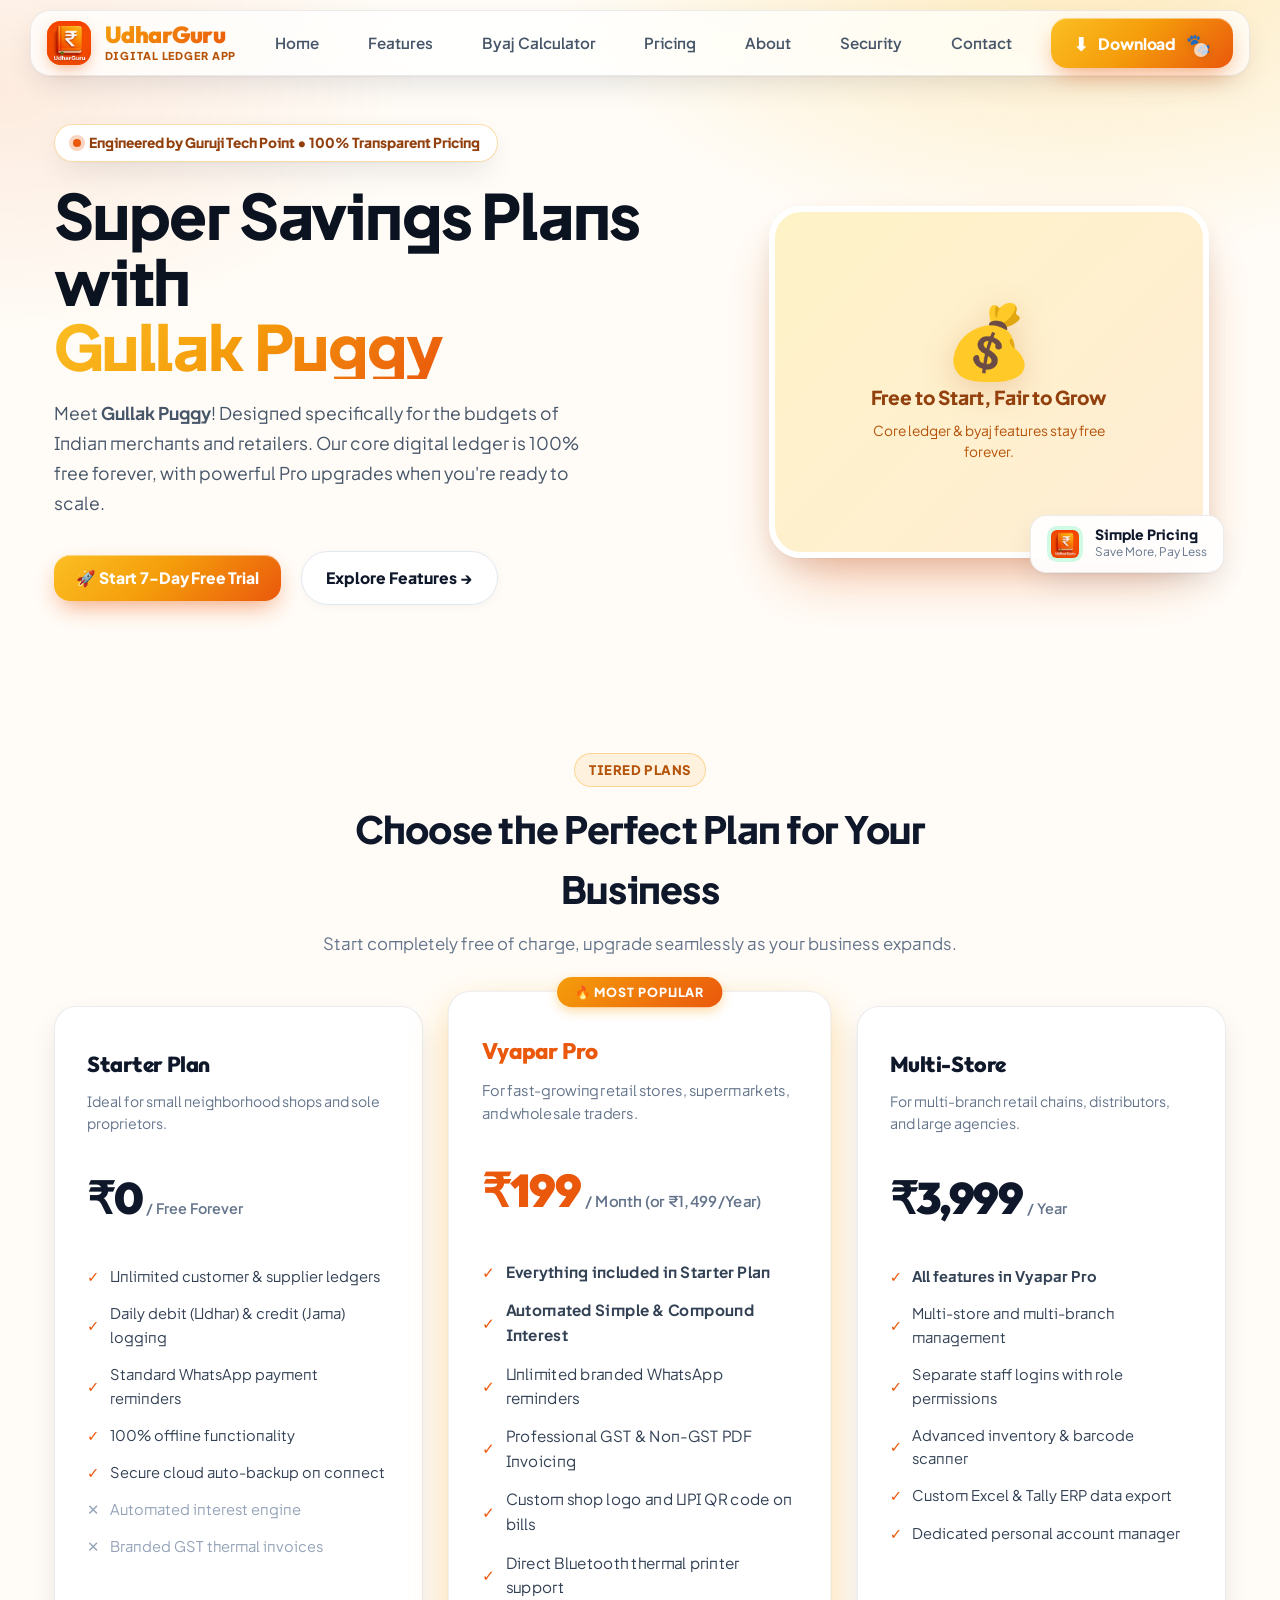
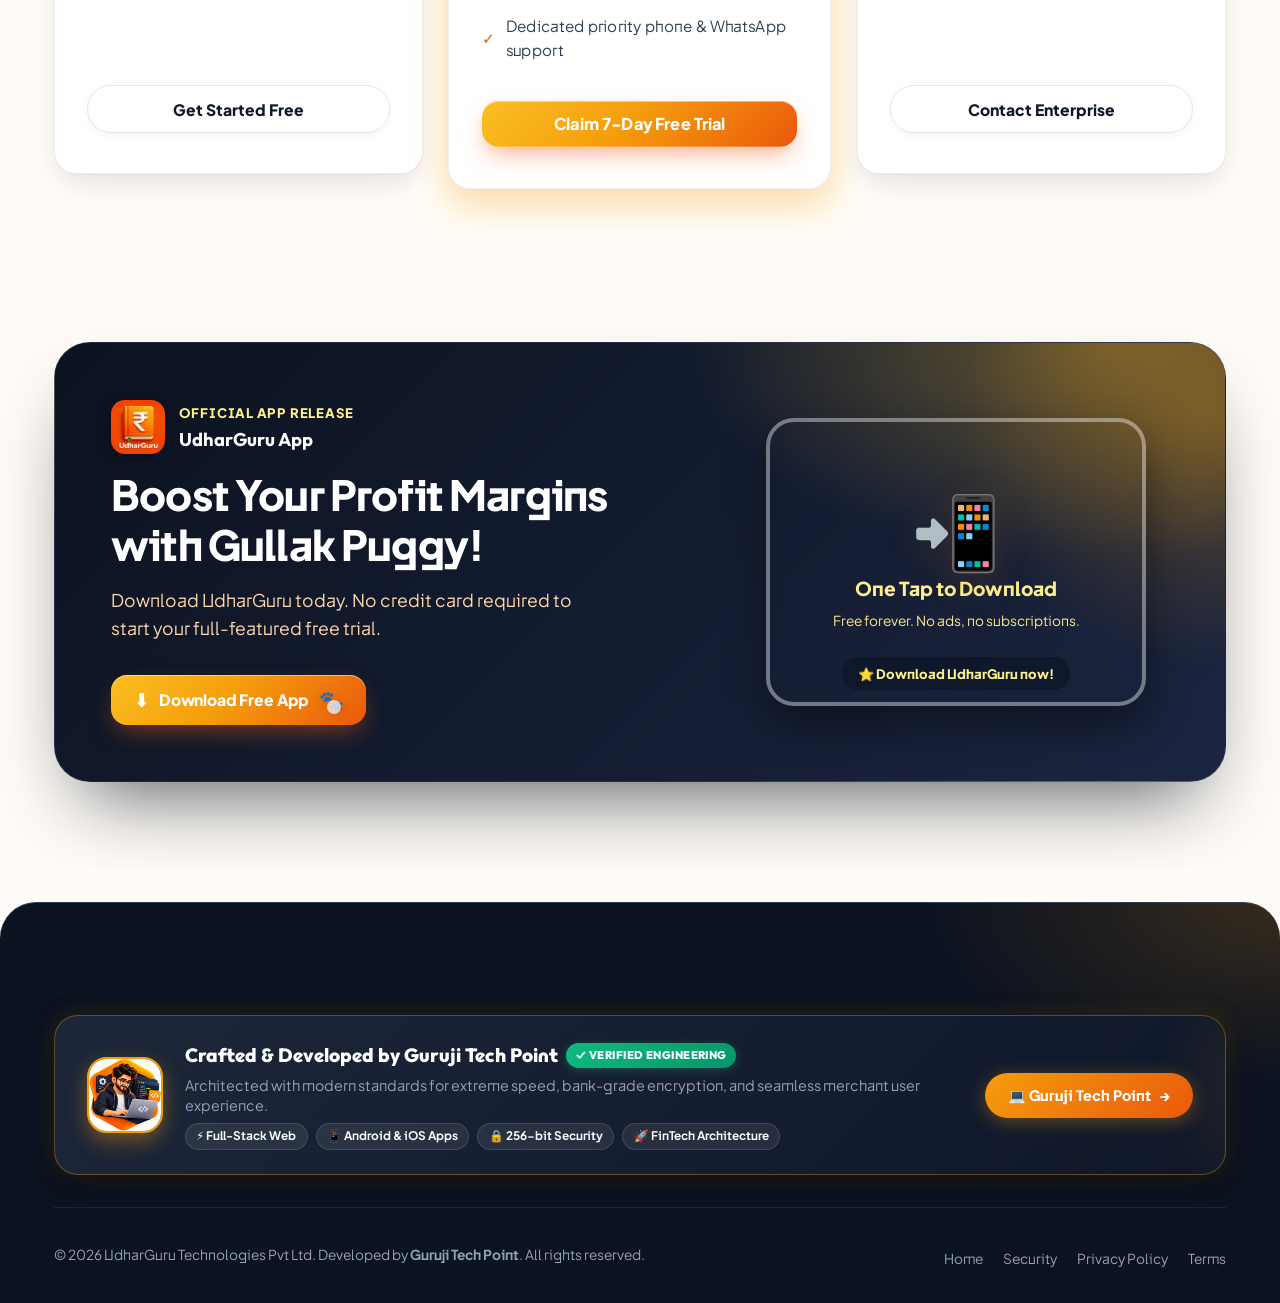
<file: pricing.html>
<!DOCTYPE html>
<html lang="en">
<head>
  <!-- Google tag (gtag.js) -->
  <script async src="https://www.googletagmanager.com/gtag/js?id=G-9MC9KHFNWT"></script>
  <script>
    window.dataLayer = window.dataLayer || [];
    function gtag(){dataLayer.push(arguments);}
    gtag('js', new Date());
    gtag('config', 'G-9MC9KHFNWT');
  </script>
  <meta charset="UTF-8">
  <meta name="viewport" content="width=device-width, initial-scale=1.0, maximum-scale=5.0, user-scalable=yes">
  <title>Pricing Plans — 100% Free Core Digital Ledger | UdharGuru</title>
  <meta name="description" content="UdharGuru is 100% free digital ledger & khata book app. Zero subscription, no hidden charges. Core bookkeeping, interest calculations and offline mode are free forever.">
  <meta name="keywords" content="free digital ledger, free khata book app, zero cost bahi khata, free accounting app India, free udhar book, dukandar free ledger, no subscription ledger, मुफ़्त बही खाता, फ्री लेजर ऐप">
  <meta name="author" content="Guruji Tech Point">
  <meta name="robots" content="index, follow">
  <link rel="canonical" href="https://udharguru.in/pricing.html">
  <meta property="og:type" content="website">
  <meta property="og:url" content="https://udharguru.in/pricing.html">
  <meta property="og:site_name" content="UdharGuru">
  <meta property="og:locale" content="en_IN">
  <meta property="og:title" content="UdharGuru Pricing — 100% Free Core Digital Ledger">
  <meta property="og:description" content="Zero hidden fees. Full digital ledger features, offline backup, and byaj calculator completely free.">
  <meta property="og:image" content="https://udharguru.in/assets/images/app_icon.png">
  <meta property="og:image:alt" content="UdharGuru App Icon">
  <meta name="twitter:card" content="summary_large_image">
  <meta name="twitter:title" content="UdharGuru Pricing — 100% Free Digital Ledger">
  <meta name="twitter:description" content="No subscription, no hidden charges. Khata book, byaj calculator & billing free forever.">
  <meta name="twitter:image" content="https://udharguru.in/assets/images/app_icon.png">
  <link rel="stylesheet" href="css/style.css?v=20261016_v5">
  <link rel="stylesheet" href="css/redesign.css?v=20261016_r1">
  <link rel="icon" type="image/png" href="assets/images/app_icon.png">
  <meta name="theme-color" content="#F59E0B">
  <script type="application/ld+json">
  {
    "@context": "https://schema.org",
    "@type": "BreadcrumbList",
    "itemListElement": [
      { "@type": "ListItem", "position": 1, "name": "Home", "item": "https://udharguru.in/" },
      { "@type": "ListItem", "position": 2, "name": "Pricing", "item": "https://udharguru.in/pricing.html" }
    ]
  }
  </script>
</head>
<body>
<!-- Navigation -->
  <nav class="navbar">
    <div class="container nav-wrapper">
      <a href="index.html" class="brand-logo">
        <div class="logo-badge">
          <img src="assets/images/app_icon.png" alt="UdharGuru Official App Icon">
        </div>
        <div class="logo-text">
          <span class="logo-main">UdharGuru</span>
          <span class="logo-sub">Digital Ledger App</span>
        </div>
      </a>

      <div class="nav-links">
        <a href="index.html" class="nav-link">Home</a>
        <a href="features.html" class="nav-link">Features</a>
        <a href="calculator.html" class="nav-link">Byaj Calculator</a>
        <a href="pricing.html" class="nav-link">Pricing</a>
        <a href="about.html" class="nav-link">About</a>
        <a href="security.html" class="nav-link">Security</a>
        <a href="contact.html" class="nav-link">Contact</a>
      </div>

      <div class="nav-actions">
        <!-- Interactive Animated Puggy Download CTA -->
        <div class="puggy-download-btn-container nav-btn-container">
<button class="btn-download-main trigger-download-modal" id="navDownloadBtn">
            <span class="download-icon">⬇</span>
            <span>Download</span>
            <span class="btn-paw-panja">🐾</span>
            <span class="paw-ripple"></span>
          </button>
        </div>
        <button class="nav-mobile-btn" aria-label="Toggle navigation">☰</button>
      </div>
    </div>
  </nav>

  <!-- Hero with Gullak Puggy Mascot -->
  <header class="hero-section" style="padding: 3rem 0 2rem;">
    <div class="container hero-grid">
      <div class="hero-content">
        <div class="pill-badge">
          <span class="pulse-dot"></span>
          <span>Engineered by Guruji Tech Point • 100% Transparent Pricing</span>
        </div>
        <h1 class="hero-title" style="font-family: var(--font-main);">
          Super Savings Plans with <br>
          <span class="highlight">Gullak Puggy</span>
        </h1>
        <p class="hero-subtitle">
          Meet <strong>Gullak Puggy</strong>! Designed specifically for the budgets of Indian merchants and retailers. Our core digital ledger is 100% free forever, with powerful Pro upgrades when you're ready to scale.
        </p>

        <div class="hero-actions">
          <button class="btn-download-main trigger-download-modal">
            <span>🚀 Start 7-Day Free Trial</span>
          </button>
          <a href="features.html" class="btn-secondary">Explore Features →</a>
        </div>
      </div>

      <!-- Mascot Visual for Pricing Page -->
      <div class="hero-visual">
        <div class="mascot-card-wrapper">
          <div class="mascot-image-container">
            <div class="icon-visual-tile">
              <div class="ivt-emoji">💰</div>
              <p class="ivt-title">Free to Start, Fair to Grow</p>
              <p class="ivt-sub">Core ledger & byaj features stay free forever.</p>
            </div>
          </div>
          <div class="floating-badge badge-bottom-right" style="bottom: -15px; right: -15px;">
            <div class="badge-icon green">
              <img src="assets/images/app_icon.png" style="width: 28px; height: 28px; border-radius: 6px;" alt="Icon">
            </div>
            <div class="badge-details">
              <h5>Simple Pricing</h5>
              <p>Save More, Pay Less</p>
            </div>
          </div>
        </div>
      </div>
    </div>
  </header>

  <!-- Pricing Cards Section -->
  <section class="pricing-section">
    <div class="container">
      <div class="section-header">
        <span class="section-tag">Tiered Plans</span>
        <h2 class="section-title" style="font-family: var(--font-main);">Choose the Perfect Plan for Your Business</h2>
        <p class="section-desc">Start completely free of charge, upgrade seamlessly as your business expands.</p>
      </div>

      <div class="pricing-grid">
        
        <!-- Plan 1: Free Forever -->
        <div class="pricing-card">
          <div class="plan-header">
            <h3 class="plan-name">Starter Plan</h3>
            <p class="plan-desc">Ideal for small neighborhood shops and sole proprietors.</p>
          </div>

          <div class="plan-price-box">
            <span class="plan-price">₹0</span>
            <span class="plan-period">/ Free Forever</span>
          </div>

          <div class="plan-features-list">
            <div class="plan-feature-item"><span class="check">✓</span> Unlimited customer & supplier ledgers</div>
            <div class="plan-feature-item"><span class="check">✓</span> Daily debit (Udhar) & credit (Jama) logging</div>
            <div class="plan-feature-item"><span class="check">✓</span> Standard WhatsApp payment reminders</div>
            <div class="plan-feature-item"><span class="check">✓</span> 100% offline functionality</div>
            <div class="plan-feature-item"><span class="check">✓</span> Secure cloud auto-backup on connect</div>
            <div class="plan-feature-item" style="color:#94a3b8;"><span style="color:#94a3b8;">✕</span> Automated interest engine</div>
            <div class="plan-feature-item" style="color:#94a3b8;"><span style="color:#94a3b8;">✕</span> Branded GST thermal invoices</div>
          </div>

          <button class="btn-secondary trigger-download-modal" style="justify-content: center; width: 100%;">
            <span>Get Started Free</span>
          </button>
        </div>

        <!-- Plan 2: Vyapar Pro (Featured) -->
        <div class="pricing-card featured">
          <div class="featured-tag">🔥 Most Popular</div>
          
          <div class="plan-header">
            <h3 class="plan-name" style="color: #EA580C;">Vyapar Pro</h3>
            <p class="plan-desc">For fast-growing retail stores, supermarkets, and wholesale traders.</p>
          </div>

          <div class="plan-price-box">
            <span class="plan-price" style="color: #EA580C;">₹199</span>
            <span class="plan-period">/ Month (or ₹1,499/Year)</span>
          </div>

          <div class="plan-features-list">
            <div class="plan-feature-item"><span class="check">✓</span> <strong>Everything included in Starter Plan</strong></div>
            <div class="plan-feature-item"><span class="check">✓</span> <strong>Automated Simple & Compound Interest</strong></div>
            <div class="plan-feature-item"><span class="check">✓</span> Unlimited branded WhatsApp reminders</div>
            <div class="plan-feature-item"><span class="check">✓</span> Professional GST & Non-GST PDF Invoicing</div>
            <div class="plan-feature-item"><span class="check">✓</span> Custom shop logo and UPI QR code on bills</div>
            <div class="plan-feature-item"><span class="check">✓</span> Direct Bluetooth thermal printer support</div>
            <div class="plan-feature-item"><span class="check">✓</span> Dedicated priority phone & WhatsApp support</div>
          </div>

          <button class="btn-download-main trigger-download-modal" style="justify-content: center; width: 100%;">
            <span>Claim 7-Day Free Trial</span>
          </button>
        </div>

        <!-- Plan 3: Enterprise / Multi-Store -->
        <div class="pricing-card">
          <div class="plan-header">
            <h3 class="plan-name">Multi-Store</h3>
            <p class="plan-desc">For multi-branch retail chains, distributors, and large agencies.</p>
          </div>

          <div class="plan-price-box">
            <span class="plan-price">₹3,999</span>
            <span class="plan-period">/ Year</span>
          </div>

          <div class="plan-features-list">
            <div class="plan-feature-item"><span class="check">✓</span> <strong>All features in Vyapar Pro</strong></div>
            <div class="plan-feature-item"><span class="check">✓</span> Multi-store and multi-branch management</div>
            <div class="plan-feature-item"><span class="check">✓</span> Separate staff logins with role permissions</div>
            <div class="plan-feature-item"><span class="check">✓</span> Advanced inventory & barcode scanner</div>
            <div class="plan-feature-item"><span class="check">✓</span> Custom Excel & Tally ERP data export</div>
            <div class="plan-feature-item"><span class="check">✓</span> Dedicated personal account manager</div>
          </div>

          <button class="btn-secondary trigger-download-modal" style="justify-content: center; width: 100%;">
            <span>Contact Enterprise</span>
          </button>
        </div>

      </div>
    </div>
  </section>

  <!-- Big Download CTA with Animated Puggy -->
  <section class="download-cta-section">
    <div class="container">
      <div class="download-cta-banner">
        <div class="cta-text-side">
          <div style="display:flex; align-items:center; gap:0.85rem; margin-bottom:1rem;">
            <img src="assets/images/app_icon.png" style="width:54px; height:54px; border-radius:14px; box-shadow:0 6px 16px rgba(0,0,0,0.3);" alt="UdharGuru Icon">
            <div>
              <span style="font-size:0.82rem; font-weight:800; color:#fef08a; text-transform:uppercase; letter-spacing:0.06em;">Official App Release</span>
              <h4 style="margin:0; font-size:1.15rem; color:#ffffff;">UdharGuru App</h4>
            </div>
          </div>
          <h2 style="font-family: var(--font-main);">Boost Your Profit Margins with Gullak Puggy!</h2>
          <p>Download UdharGuru today. No credit card required to start your full-featured free trial.</p>

          <div class="puggy-download-btn-container">
<button class="btn-download-main trigger-download-modal">
              <span class="download-icon">⬇</span>
              <span>Download Free App</span>
              <span class="btn-paw-panja">🐾</span>
              <span class="paw-ripple"></span>
            </button>
          </div>
        </div>

        <div class="cta-puggy-visual">
          <div class="cta-puggy-box">
            <div class="icon-visual-tile">
              <div class="ivt-emoji">📲</div>
              <p class="ivt-title">One Tap to Download</p>
              <p class="ivt-sub">Free forever. No ads, no subscriptions.</p>
            </div>
            <div class="cta-interactive-tag">
              <span>⭐ Download UdharGuru now!</span>
            </div>
          </div>
        </div>
      </div>
    </div>
  </section>

  <!-- Download Modal -->
  <div class="modal-backdrop" id="downloadModal">
    <div class="modal-content-card">
      <button class="modal-close-btn" aria-label="Close modal">✕</button>
      <div class="modal-grid">
        <div class="modal-puggy-side">
          <div class="ivt-emoji">📲</div>
          <h4 style="font-weight: 800; color: #92400e; font-size: 1.15rem;">Ready to Download!</h4>
          <p style="font-size: 0.85rem; color: #b45309; margin-top: 0.25rem;">Download UdharGuru App for free and make your bookkeeping simple.</p>
        </div>

        <div class="modal-form-side">
          <div style="display:flex; align-items:center; gap:0.75rem; margin-bottom:1rem;">
            <img src="assets/images/app_icon.png" style="width:48px; height:48px; border-radius:12px; box-shadow:0 4px 10px rgba(0,0,0,0.15);" alt="UdharGuru App">
            <div>
              <h3 style="font-size: 1.35rem; font-weight: 800; color: #0f172a; margin:0; line-height:1.2;">UdharGuru App</h3>
              <span style="font-size: 0.78rem; color: #ea580c; font-weight: 700;">★ 4.8 • 10,000+ Merchants</span>
            </div>
          </div>
          <p style="font-size: 0.88rem; color: #64748b; margin-bottom: 1.25rem;">Get the official UdharGuru app directly on your phone or install from Google Play Store:</p>

          <div style="display: flex; gap: 0.5rem; margin-bottom: 1rem;">
            <input type="tel" id="appPhoneInput" class="form-input" placeholder="10-digit mobile number" maxlength="10">
            <button id="btnSendAppLink" class="btn-download-main" style="padding: 0.6rem 1.2rem; white-space: nowrap; font-size: 0.88rem;">
              <span>Send Link</span>
            </button>
          </div>

          <!-- Google Play Store QR Scanner & Direct Link -->
          <a href="https://play.google.com/store/apps/details?id=com.udharkhata.akhil" target="_blank" class="qr-container">
            <div class="qr-box">
              <img src="assets/images/playstore_qr.png" alt="Google Play Store QR Code">
            </div>
            <div style="flex: 1;">
              <div style="display:flex; align-items:center; gap:0.35rem; margin-bottom:0.15rem;">
                <span style="font-size:0.75rem; font-weight:800; color:#ea580c; text-transform:uppercase; letter-spacing:0.04em;">Official Google Play Link</span>
              </div>
              <h5 style="font-size: 0.95rem; font-weight: 800; color: #0f172a; margin: 0;">Scan or Tap to Open</h5>
              <p style="font-size: 0.78rem; color: #64748b; margin: 0.15rem 0 0;">Instantly opens app page on Google Play Store →</p>
            </div>
          </a>

          <div style="display: flex; gap: 0.75rem; margin-top: 0.5rem;">
            <a href="https://play.google.com/store/apps/details?id=com.udharkhata.akhil" target="_blank" class="store-badge-card" style="flex:1; justify-content:center; padding:0.55rem;">
              <span class="store-icon" style="font-size:1.2rem;">▶</span>
              <span style="font-size:0.82rem; font-weight:700;">Google Play</span>
            </a>
            <a href="https://firebasestorage.googleapis.com/v0/b/udharkhata-9199b.firebasestorage.app/o/udharguru%2Fapp-arm64-v8a-release.apk?alt=media&token=521b6034-58a9-446d-8a49-490777621824" target="_blank" class="store-badge-card" style="flex:1; justify-content:center; padding:0.55rem; background: rgba(245, 158, 11, 0.08); border-color: rgba(245, 158, 11, 0.3);">
              <span class="store-icon" style="font-size:1.2rem;">📥</span>
              <span style="font-size:0.82rem; font-weight:700;">Direct APK</span>
            </a>
          </div>
        </div>
      </div>
    </div>
  </div>

  <!-- Footer -->
  <footer class="footer">
    <div class="container">
      <!-- Developed by Guruji Tech Point Showcase Card -->
      <div class="developer-credit-card">
        <div class="dev-credit-left">
          <div class="dev-badge-avatar">
            <img src="assets/images/developer_badge.png" alt="Guruji Tech Point 3D Developer Avatar">
          </div>
          <div class="dev-credit-info">
            <h4>
              <span>Crafted & Developed by Guruji Tech Point</span>
              <span class="verified-tag">✓ Verified Engineering</span>
            </h4>
            <p>Architected with modern standards for extreme speed, bank-grade encryption, and seamless merchant user experience.</p>
            <div class="dev-tech-tags">
              <span class="dev-tech-tag">⚡ Full-Stack Web</span>
              <span class="dev-tech-tag">📱 Android & iOS Apps</span>
              <span class="dev-tech-tag">🔒 256-bit Security</span>
              <span class="dev-tech-tag">🚀 FinTech Architecture</span>
            </div>
          </div>
        </div>
        <div class="dev-credit-right">
          <a href="contact.html" class="dev-contact-btn">
            <span>💻 Guruji Tech Point</span>
            <span>→</span>
          </a>
        </div>
      </div>

      <div class="footer-bottom">
        <div>© 2026 UdharGuru Technologies Pvt Ltd. Developed by <strong>Guruji Tech Point</strong>. All rights reserved.</div>
        <div style="display:flex; gap:1.25rem; flex-wrap:wrap; margin-top:0.5rem;">
          <a href="index.html" style="color:#94a3b8;">Home</a>
          <a href="security.html" style="color:#94a3b8;">Security</a>
          <a href="privacy.html" style="color:#94a3b8;">Privacy Policy</a>
          <a href="terms.html" style="color:#94a3b8;">Terms</a>
        </div>
      </div>
    </div>
  </footer>

  <script src="js/main.js?v=20261016_v5"></script>
</body>
</html>
</file>
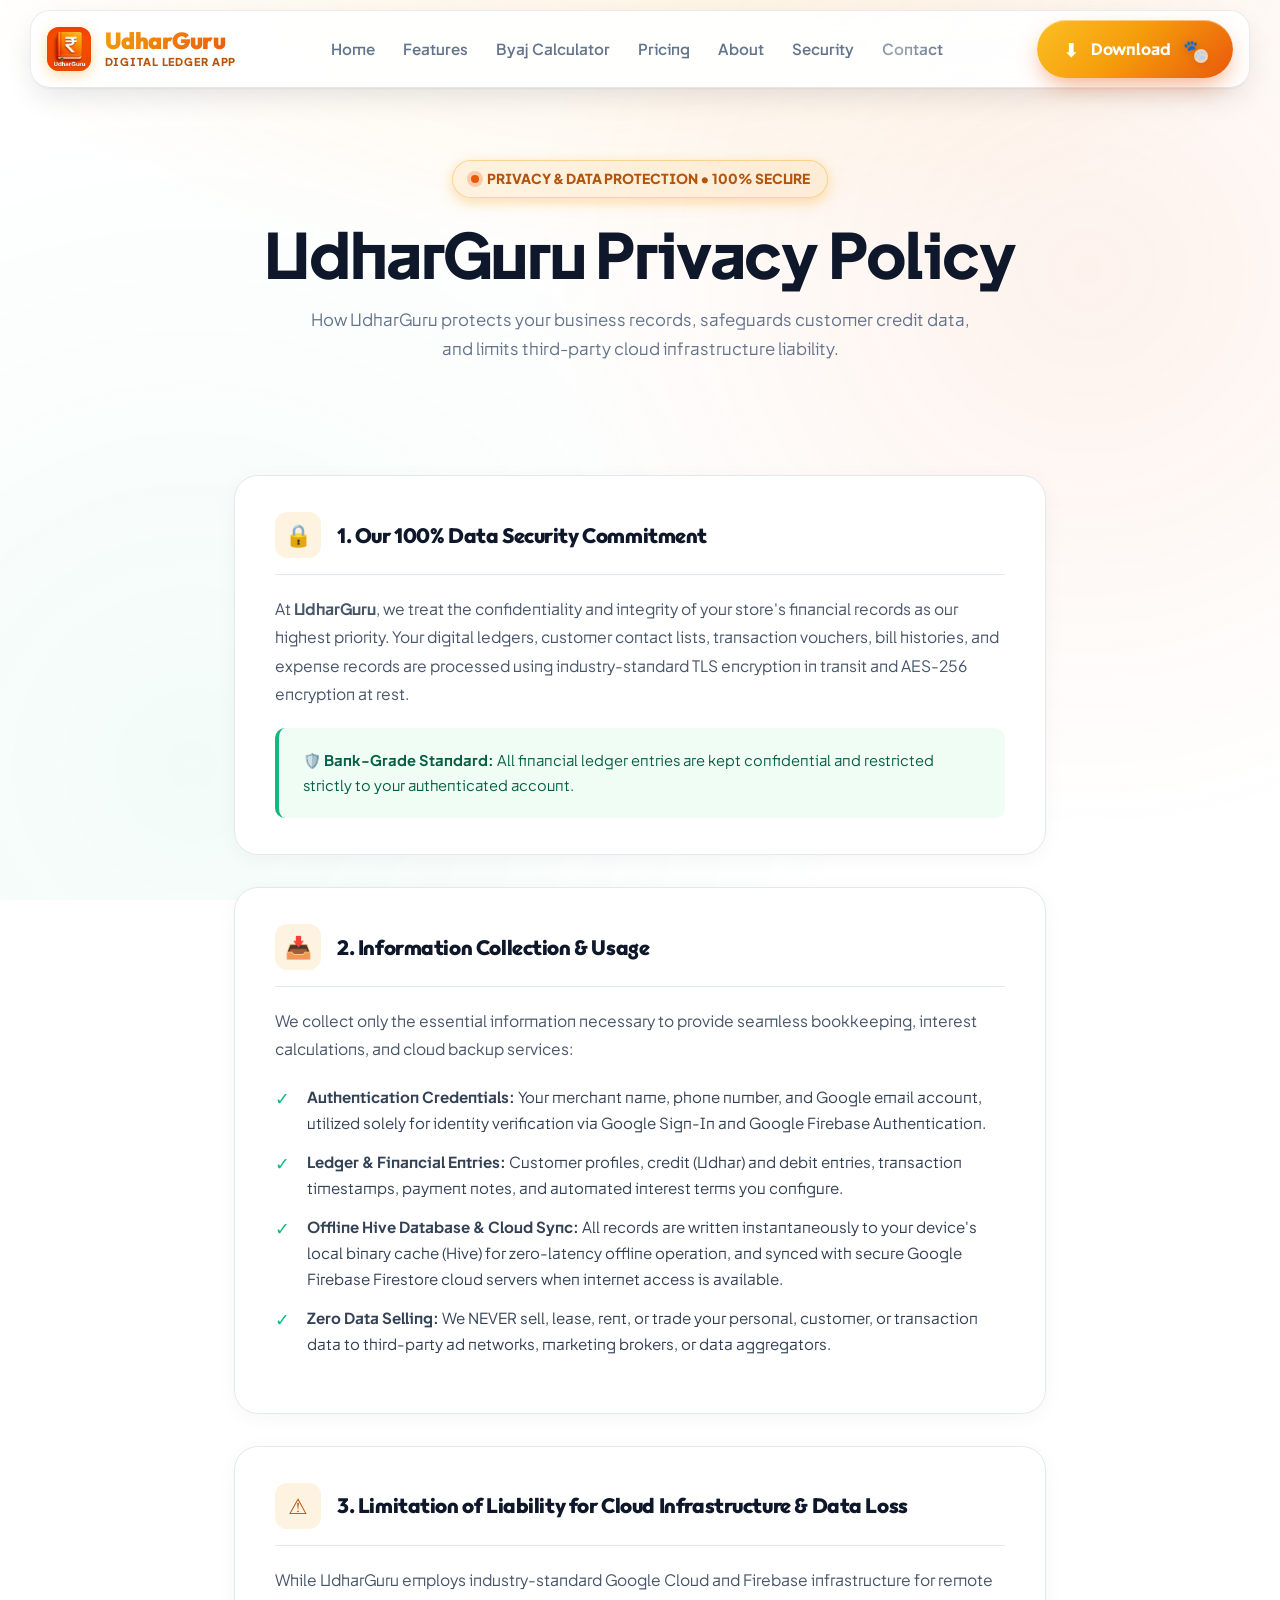
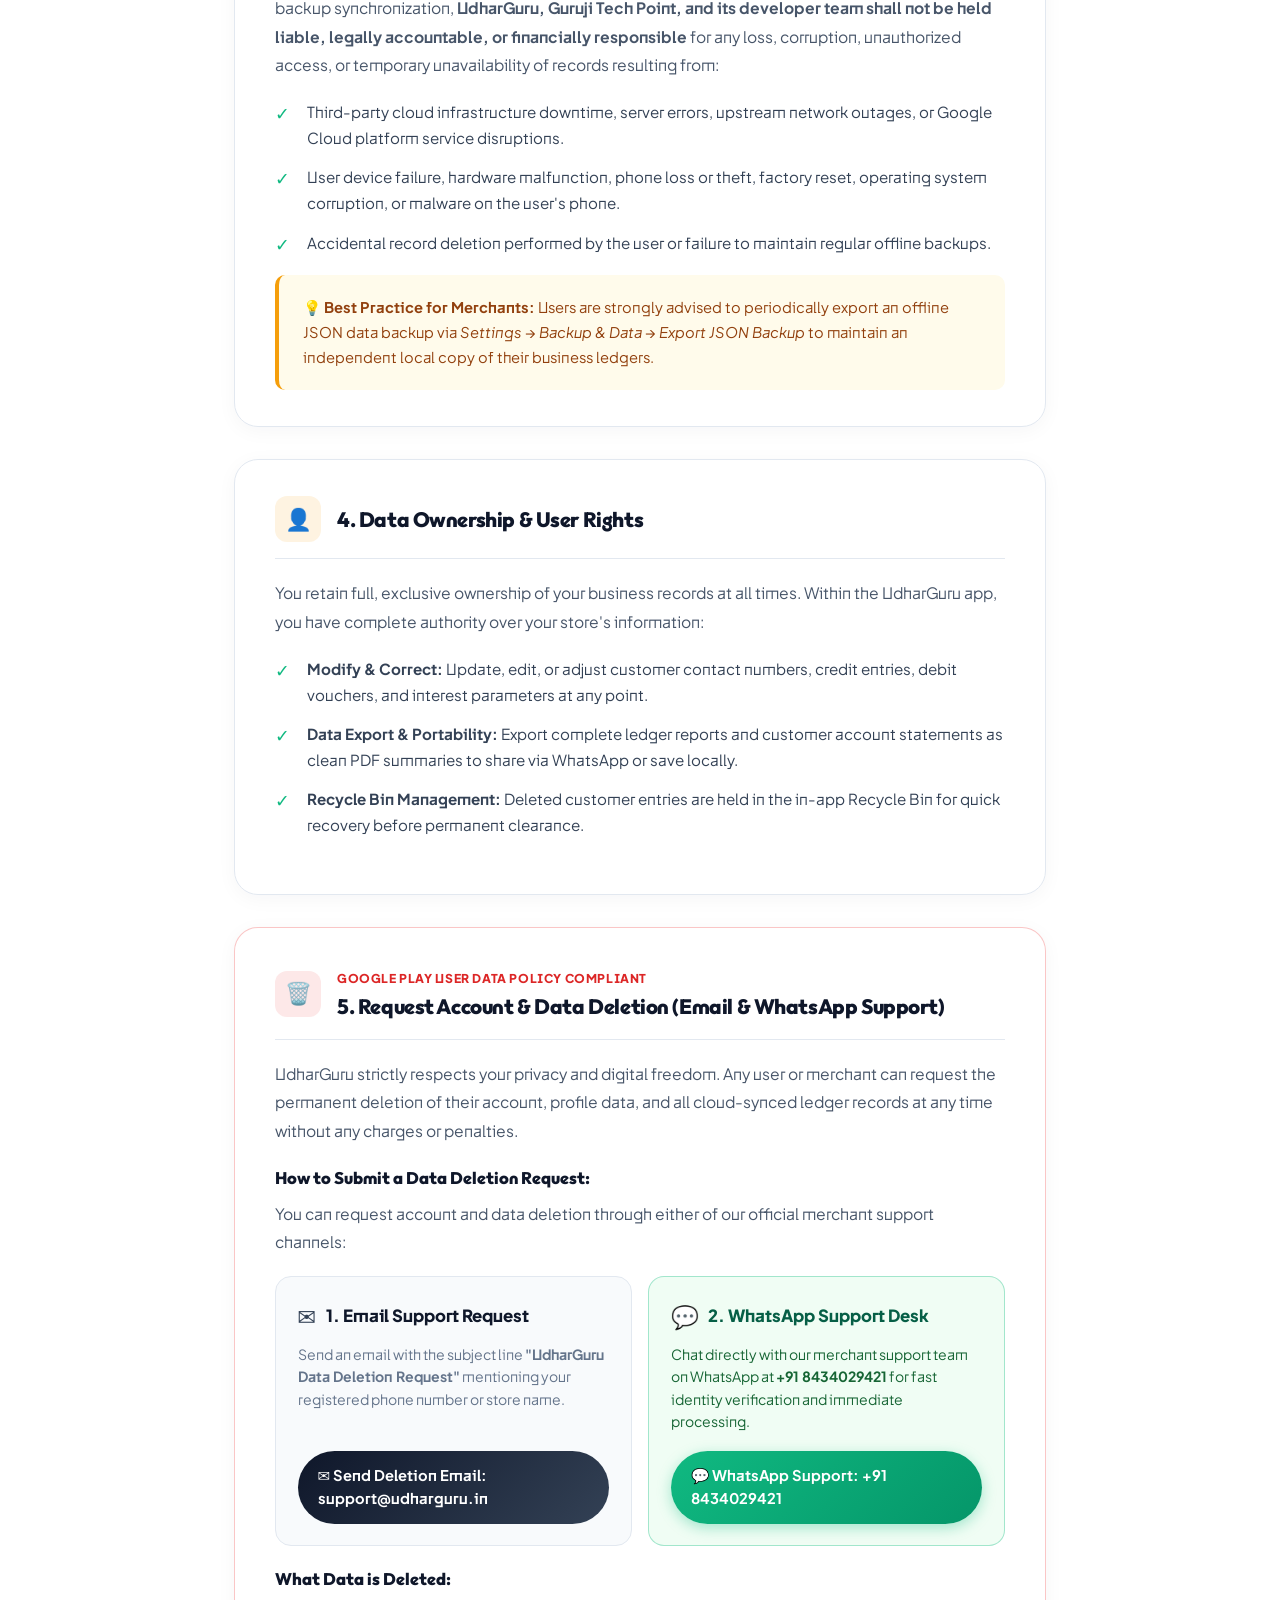
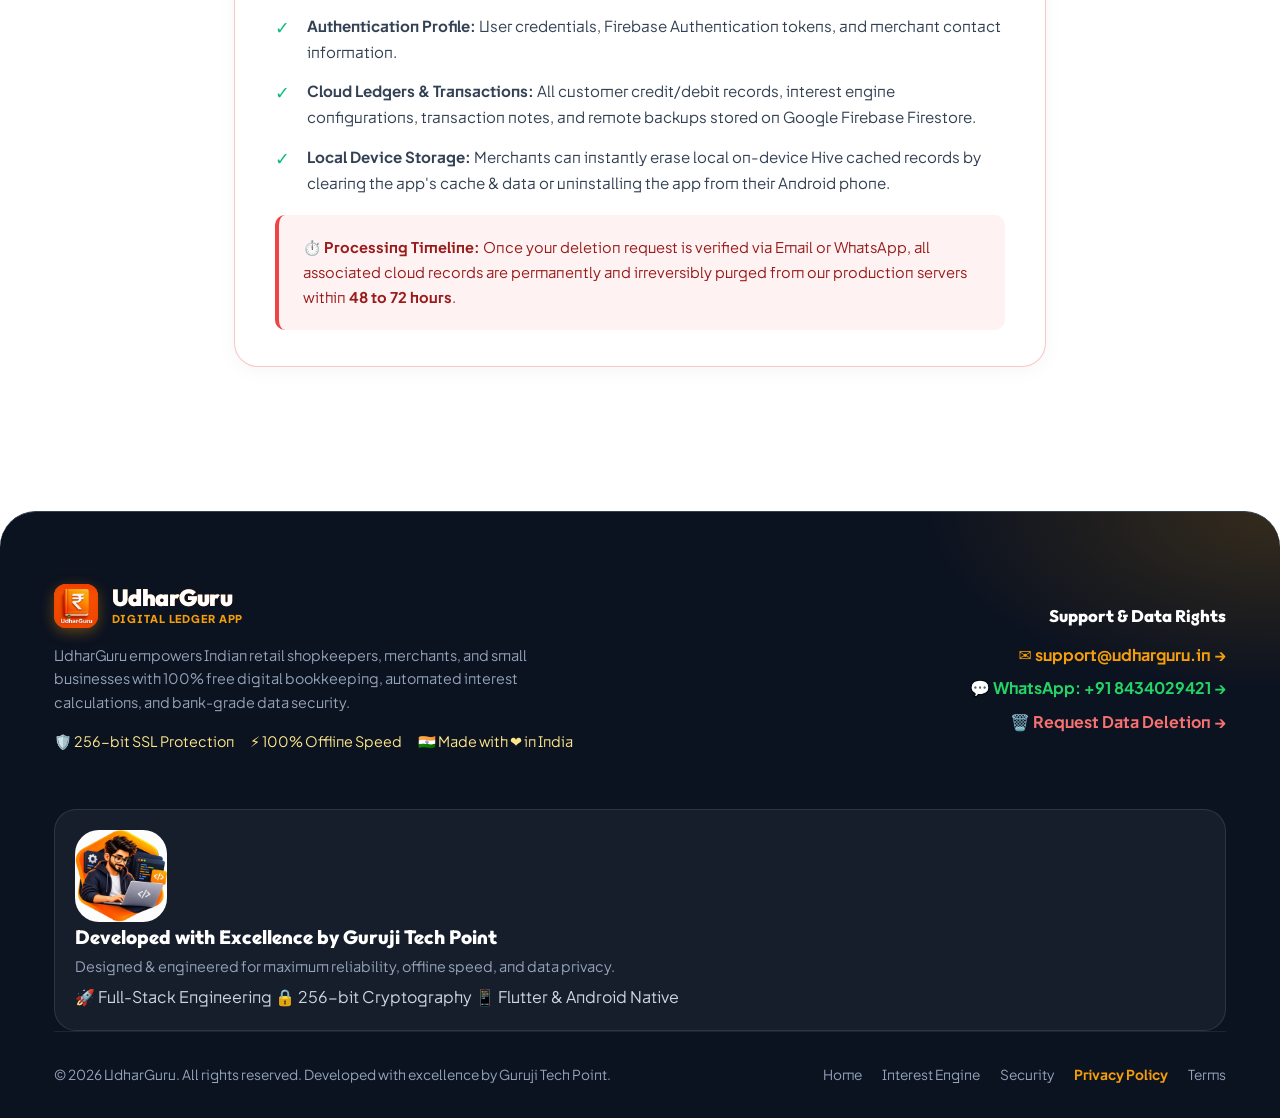
<file: privacy.html>
<!DOCTYPE html>
<html lang="en">
<head>
  <!-- Google tag (gtag.js) -->
  <script async src="https://www.googletagmanager.com/gtag/js?id=G-9MC9KHFNWT"></script>
  <script>
    window.dataLayer = window.dataLayer || [];
    function gtag(){dataLayer.push(arguments);}
    gtag('js', new Date());
    gtag('config', 'G-9MC9KHFNWT');
  </script>
  <meta charset="UTF-8">
  <meta name="viewport" content="width=device-width, initial-scale=1.0, maximum-scale=5.0, user-scalable=yes">
  <title>Privacy Policy — UdharGuru Official Digital Ledger</title>
  <meta name="description" content="Official Privacy Policy for UdharGuru - India's 100% free digital ledger & automatic byaj calculator app. Learn how your data is protected with 256-bit encryption.">
  <meta name="keywords" content="udharguru privacy policy, digital ledger data safety, khata book user privacy, delete account udharguru, offline ledger security">
  <meta name="author" content="Guruji Tech Point">
  <meta name="robots" content="index, follow">
  <link rel="canonical" href="https://udharguru.in/privacy.html">
  <meta property="og:type" content="website">
  <meta property="og:url" content="https://udharguru.in/privacy.html">
  <meta property="og:site_name" content="UdharGuru">
  <meta property="og:locale" content="en_IN">
  <meta property="og:title" content="Privacy Policy — UdharGuru Digital Ledger">
  <meta property="og:description" content="How UdharGuru collects, stores and protects your business data. 256-bit encryption, offline-first privacy.">
  <meta property="og:image" content="https://udharguru.in/assets/images/app_icon.png">
  <meta property="og:image:alt" content="UdharGuru App Icon">
  <meta name="twitter:card" content="summary_large_image">
  <meta name="twitter:title" content="Privacy Policy — UdharGuru Digital Ledger">
  <meta name="twitter:description" content="Read UdharGuru's official privacy policy and data protection practices.">
  <meta name="twitter:image" content="https://udharguru.in/assets/images/app_icon.png">
  <link rel="stylesheet" href="css/redesign.css?v=20261016_r1">
  <link rel="icon" type="image/png" href="assets/images/app_icon.png">
  <link rel="preconnect" href="https://fonts.googleapis.com">
  <link rel="preconnect" href="https://fonts.gstatic.com" crossorigin>
  <link href="https://fonts.googleapis.com/css2?family=Outfit:wght@400;500;600;700;800;900&family=Plus+Jakarta+Sans:wght@400;500;600;700;800&family=JetBrains+Mono:wght@500;700&display=swap" rel="stylesheet">
  <link rel="stylesheet" href="css/style.css?v=20261016_v5">
  <meta name="theme-color" content="#F59E0B">
</head>
<body>
<!-- Navigation -->
  <nav class="navbar">
    <div class="container nav-wrapper">
      <a href="index.html" class="brand-logo">
        <div class="logo-badge">
          <img src="assets/images/app_icon.png" alt="UdharGuru Official App Icon">
        </div>
        <div class="logo-text">
          <span class="logo-main">UdharGuru</span>
          <span class="logo-sub">Digital Ledger App</span>
        </div>
      </a>

      <div class="nav-links">
        <a href="index.html" class="nav-link">Home</a>
        <a href="features.html" class="nav-link">Features</a>
        <a href="calculator.html" class="nav-link">Byaj Calculator</a>
        <a href="pricing.html" class="nav-link">Pricing</a>
        <a href="about.html" class="nav-link">About</a>
        <a href="security.html" class="nav-link">Security</a>
        <a href="contact.html" class="nav-link">Contact</a>
      </div>

      <div class="nav-actions">
        <!-- Interactive Cartoon Puggy Download CTA -->
        <div class="puggy-download-btn-container nav-btn-container">
<a href="index.html#download" class="btn-download-main" id="navDownloadBtn">
            <span class="download-icon">⬇</span>
            <span>Download</span>
            <span class="btn-paw-panja">🐾</span>
            <span class="paw-ripple"></span>
          </a>
        </div>
        <button class="nav-mobile-btn" aria-label="Toggle navigation">☰</button>
      </div>
    </div>
  </nav>

  <!-- Hero Section -->
  <header class="hero-section" style="padding: 4.5rem 0 3.5rem;">
    <div class="container" style="text-align: center; max-width: 820px;">
      <div class="pill-badge" style="margin: 0 auto 1.25rem;">
        <span class="pulse-dot"></span>
        <span>PRIVACY & DATA PROTECTION • 100% SECURE</span>
      </div>
      <h1 class="hero-title" style="font-family: var(--font-main); font-size: clamp(2.2rem, 4vw, 3.2rem); margin-bottom: 1rem;">
        UdharGuru Privacy Policy
      </h1>
      <p class="hero-subtitle" style="margin: 0 auto; max-width: 680px; font-size: 1.05rem;">
        How UdharGuru protects your business records, safeguards customer credit data, and limits third-party cloud infrastructure liability.
      </p>
    </div>
  </header>

  <!-- Main Policy Content -->
  <main class="legal-section">
    <div class="container legal-container">

      <!-- Card 1: Security Commitment -->
      <div class="legal-card">
        <div class="legal-card-header">
          <div class="legal-icon-badge">🔒</div>
          <div>
            <h2 class="legal-card-title">1. Our 100% Data Security Commitment</h2>
          </div>
        </div>
        <p class="legal-card-text">
          At <strong>UdharGuru</strong>, we treat the confidentiality and integrity of your store's financial records as our highest priority. Your digital ledgers, customer contact lists, transaction vouchers, bill histories, and expense records are processed using industry-standard TLS encryption in transit and AES-256 encryption at rest.
        </p>
        <div class="legal-security-box">
          🛡️ <strong>Bank-Grade Standard:</strong> All financial ledger entries are kept confidential and restricted strictly to your authenticated account.
        </div>
      </div>

      <!-- Card 2: Information Collection & Usage -->
      <div class="legal-card">
        <div class="legal-card-header">
          <div class="legal-icon-badge">📥</div>
          <div>
            <h2 class="legal-card-title">2. Information Collection & Usage</h2>
          </div>
        </div>
        <p class="legal-card-text">
          We collect only the essential information necessary to provide seamless bookkeeping, interest calculations, and cloud backup services:
        </p>
        <ul class="legal-list">
          <li><strong>Authentication Credentials:</strong> Your merchant name, phone number, and Google email account, utilized solely for identity verification via Google Sign-In and Google Firebase Authentication.</li>
          <li><strong>Ledger & Financial Entries:</strong> Customer profiles, credit (Udhar) and debit entries, transaction timestamps, payment notes, and automated interest terms you configure.</li>
          <li><strong>Offline Hive Database & Cloud Sync:</strong> All records are written instantaneously to your device's local binary cache (Hive) for zero-latency offline operation, and synced with secure Google Firebase Firestore cloud servers when internet access is available.</li>
          <li><strong>Zero Data Selling:</strong> We NEVER sell, lease, rent, or trade your personal, customer, or transaction data to third-party ad networks, marketing brokers, or data aggregators.</li>
        </ul>
      </div>

      <!-- Card 3: Cloud Infrastructure Liability Disclaimer -->
      <div class="legal-card">
        <div class="legal-card-header">
          <div class="legal-icon-badge">⚠️</div>
          <div>
            <h2 class="legal-card-title">3. Limitation of Liability for Cloud Infrastructure & Data Loss</h2>
          </div>
        </div>
        <p class="legal-card-text">
          While UdharGuru employs industry-standard Google Cloud and Firebase infrastructure for remote backup synchronization, <strong>UdharGuru, Guruji Tech Point, and its developer team shall not be held liable, legally accountable, or financially responsible</strong> for any loss, corruption, unauthorized access, or temporary unavailability of records resulting from:
        </p>
        <ul class="legal-list">
          <li>Third-party cloud infrastructure downtime, server errors, upstream network outages, or Google Cloud platform service disruptions.</li>
          <li>User device failure, hardware malfunction, phone loss or theft, factory reset, operating system corruption, or malware on the user's phone.</li>
          <li>Accidental record deletion performed by the user or failure to maintain regular offline backups.</li>
        </ul>
        <div class="legal-notice-box">
          💡 <strong>Best Practice for Merchants:</strong> Users are strongly advised to periodically export an offline JSON data backup via <em>Settings → Backup & Data → Export JSON Backup</em> to maintain an independent local copy of their business ledgers.
        </div>
      </div>

      <!-- Card 4: Data Ownership & User Rights -->
      <div class="legal-card">
        <div class="legal-card-header">
          <div class="legal-icon-badge">👤</div>
          <div>
            <h2 class="legal-card-title">4. Data Ownership & User Rights</h2>
          </div>
        </div>
        <p class="legal-card-text">
          You retain full, exclusive ownership of your business records at all times. Within the UdharGuru app, you have complete authority over your store's information:
        </p>
        <ul class="legal-list">
          <li><strong>Modify & Correct:</strong> Update, edit, or adjust customer contact numbers, credit entries, debit vouchers, and interest parameters at any point.</li>
          <li><strong>Data Export & Portability:</strong> Export complete ledger reports and customer account statements as clean PDF summaries to share via WhatsApp or save locally.</li>
          <li><strong>Recycle Bin Management:</strong> Deleted customer entries are held in the in-app Recycle Bin for quick recovery before permanent clearance.</li>
        </ul>
      </div>

      <!-- Card 5: User Data Deletion & Account Erasure Policy -->
      <div class="legal-card" id="data-deletion" style="border: 1.5px solid rgba(239, 68, 68, 0.3); background: #ffffff;">
        <div class="legal-card-header">
          <div class="legal-icon-badge" style="background: rgba(239, 68, 68, 0.12); color: #dc2626;">🗑️</div>
          <div>
            <span style="font-size: 0.76rem; font-weight: 800; color: #dc2626; text-transform: uppercase; letter-spacing: 0.05em;">Google Play User Data Policy Compliant</span>
            <h2 class="legal-card-title">5. Request Account & Data Deletion (Email & WhatsApp Support)</h2>
          </div>
        </div>
        <p class="legal-card-text">
          UdharGuru strictly respects your privacy and digital freedom. Any user or merchant can request the permanent deletion of their account, profile data, and all cloud-synced ledger records at any time without any charges or penalties.
        </p>

        <h4 style="font-size: 1.05rem; font-weight: 800; color: #0f172a; margin: 1.25rem 0 0.5rem;">How to Submit a Data Deletion Request:</h4>
        <p class="legal-card-text">
          You can request account and data deletion through either of our official merchant support channels:
        </p>

        <!-- Deletion Request Channels Grid -->
        <div style="display: grid; grid-template-columns: repeat(auto-fit, minmax(280px, 1fr)); gap: 1rem; margin: 1.25rem 0;">
          
          <!-- Channel 1: Email Support Request -->
          <div style="background: #f8fafc; border: 1px solid var(--color-border); border-radius: var(--radius-md); padding: 1.35rem; display: flex; flex-direction: column; justify-content: space-between;">
            <div>
              <div style="display: flex; align-items: center; gap: 0.6rem; margin-bottom: 0.5rem;">
                <span style="font-size: 1.4rem;">✉️</span>
                <h5 style="margin: 0; font-size: 1.05rem; font-weight: 800; color: #0f172a;">1. Email Support Request</h5>
              </div>
              <p style="font-size: 0.88rem; color: #64748b; line-height: 1.6; margin-bottom: 1.15rem;">
                Send an email with the subject line <strong>"UdharGuru Data Deletion Request"</strong> mentioning your registered phone number or store name.
              </p>
            </div>
            <a href="mailto:support@udharguru.in?subject=UdharGuru%20Data%20Deletion%20Request&body=Hello%20UdharGuru%20Support%20Team,%0A%0AI%20would%20like%20to%20request%20the%20permanent%20deletion%20of%20my%20UdharGuru%20account%20and%20all%20associated%20cloud%20ledger%20data.%0A%0AMy%20Registered%20Mobile%20Number:%20%0AMy%20Store/Merchant%20Name:%20%0A%0AThank%20you." 
               class="btn-legal-action" 
               style="display: inline-flex; align-items: center; justify-content: center; gap: 0.5rem; padding: 0.8rem 1.25rem; font-size: 0.92rem; font-weight: 700; border-radius: var(--radius-full); background: linear-gradient(135deg, #0f172a, #334155); color: #ffffff; text-decoration: none; transition: transform 0.2s ease;">
              <span>✉️ Send Deletion Email: support@udharguru.in</span>
            </a>
          </div>

          <!-- Channel 2: WhatsApp Support Helpline -->
          <div style="background: #f0fdf4; border: 1px solid rgba(16, 185, 129, 0.35); border-radius: var(--radius-md); padding: 1.35rem; display: flex; flex-direction: column; justify-content: space-between;">
            <div>
              <div style="display: flex; align-items: center; gap: 0.6rem; margin-bottom: 0.5rem;">
                <span style="font-size: 1.4rem;">💬</span>
                <h5 style="margin: 0; font-size: 1.05rem; font-weight: 800; color: #065f46;">2. WhatsApp Support Desk</h5>
              </div>
              <p style="font-size: 0.88rem; color: #166534; line-height: 1.6; margin-bottom: 1.15rem;">
                Chat directly with our merchant support team on WhatsApp at <strong>+91 8434029421</strong> for fast identity verification and immediate processing.
              </p>
            </div>
            <a href="https://wa.me/918434029421?text=Hello%20UdharGuru%20Support,%20I%20would%20like%20to%20request%20the%20permanent%20deletion%20of%20my%20account%20and%20all%20cloud%20data.%20My%20registered%20mobile%20number%20is:%20" 
               target="_blank" 
               class="btn-legal-action" 
               style="display: inline-flex; align-items: center; justify-content: center; gap: 0.5rem; padding: 0.8rem 1.25rem; font-size: 0.92rem; font-weight: 700; border-radius: var(--radius-full); background: linear-gradient(135deg, #10b981, #059669); color: #ffffff; box-shadow: 0 4px 14px rgba(16, 185, 129, 0.35); text-decoration: none; transition: transform 0.2s ease;">
              <span>💬 WhatsApp Support: +91 8434029421</span>
            </a>
          </div>

        </div>

        <h4 style="font-size: 1.05rem; font-weight: 800; color: #0f172a; margin: 1.25rem 0 0.5rem;">What Data is Deleted:</h4>
        <ul class="legal-list">
          <li><strong>Authentication Profile:</strong> User credentials, Firebase Authentication tokens, and merchant contact information.</li>
          <li><strong>Cloud Ledgers & Transactions:</strong> All customer credit/debit records, interest engine configurations, transaction notes, and remote backups stored on Google Firebase Firestore.</li>
          <li><strong>Local Device Storage:</strong> Merchants can instantly erase local on-device Hive cached records by clearing the app's cache & data or uninstalling the app from their Android phone.</li>
        </ul>

        <div class="legal-notice-box" style="background: #fef2f2; border-left: 4px solid #ef4444; color: #991b1b; margin-top: 1.25rem;">
          ⏱️ <strong>Processing Timeline:</strong> Once your deletion request is verified via Email or WhatsApp, all associated cloud records are permanently and irreversibly purged from our production servers within <strong>48 to 72 hours</strong>.
        </div>
      </div>

    </div>
  </main>

  <!-- Footer -->
  <footer class="footer">
    <div class="container">
      <div class="footer-grid" style="grid-template-columns: 1.5fr 1fr; align-items: center;">
        <div class="footer-col">
          <div class="brand-logo" style="margin-bottom: 1rem;">
            <div class="logo-badge">
              <img src="assets/images/app_icon.png" alt="UdharGuru Official App Icon">
            </div>
            <div class="logo-text">
              <span class="logo-main" style="color:#ffffff;-webkit-text-fill-color:#ffffff;">UdharGuru</span>
              <span class="logo-sub" style="color:#f59e0b;">Digital Ledger App</span>
            </div>
          </div>
          <p style="font-size: 0.9rem; line-height: 1.6; color: #94a3b8; max-width: 480px; margin-bottom: 1rem;">
            UdharGuru empowers Indian retail shopkeepers, merchants, and small businesses with 100% free digital bookkeeping, automated interest calculations, and bank-grade data security.
          </p>
          <div style="display:flex; gap:1rem; font-size:0.9rem; color:#fde68a; flex-wrap:wrap;">
            <span>🛡️ 256-bit SSL Protection</span>
            <span>⚡ 100% Offline Speed</span>
            <span>🇮🇳 Made with ❤️ in India</span>
          </div>
        </div>

        <div class="footer-col" style="text-align: right;">
          <h4 style="color:#ffffff; margin-bottom:0.75rem;">Support & Data Rights</h4>
          <div style="display:flex; flex-direction:column; gap:0.5rem; align-items:flex-end;">
            <a href="mailto:support@udharguru.in" style="color:#f59e0b; font-weight:700;">✉️ support@udharguru.in →</a>
            <a href="https://wa.me/918434029421" target="_blank" style="color:#25d366; font-weight:700;">💬 WhatsApp: +91 8434029421 →</a>
            <a href="#data-deletion" style="color:#f87171; font-weight:700;">🗑️ Request Data Deletion →</a>
          </div>
        </div>
      </div>

      <!-- Developer Attribution Bar -->
      <div class="developer-credit-bar">
        <div class="dev-credit-wrapper">
          <div class="dev-credit-card">
            <div class="dev-credit-avatar">
              <img src="assets/images/developer_badge.png" alt="3D Developer Coding Badge Guruji Tech Point">
            </div>
            <div class="dev-credit-info">
              <h4>Developed with Excellence by Guruji Tech Point</h4>
              <p>Designed & engineered for maximum reliability, offline speed, and data privacy.</p>
              <div class="dev-tags">
                <span class="dev-badge-pill">🚀 Full-Stack Engineering</span>
                <span class="dev-badge-pill">🔒 256-bit Cryptography</span>
                <span class="dev-badge-pill">📱 Flutter & Android Native</span>
              </div>
            </div>
          </div>
        </div>
      </div>

      <div class="footer-bottom">
        <p>© 2026 UdharGuru. All rights reserved. Developed with excellence by Guruji Tech Point.</p>
        <div style="display:flex; gap:1.25rem; flex-wrap:wrap;">
          <a href="index.html" style="color:#94a3b8;">Home</a>
          <a href="calculator.html" style="color:#94a3b8;">Interest Engine</a>
          <a href="security.html" style="color:#94a3b8;">Security</a>
          <a href="privacy.html" style="color:#f59e0b; font-weight:700;">Privacy Policy</a>
          <a href="terms.html" style="color:#94a3b8;">Terms</a>
        </div>
      </div>
    </div>
  </footer>

  <script src="js/main.js?v=20261016_v5"></script>
</body>
</html>
</file>
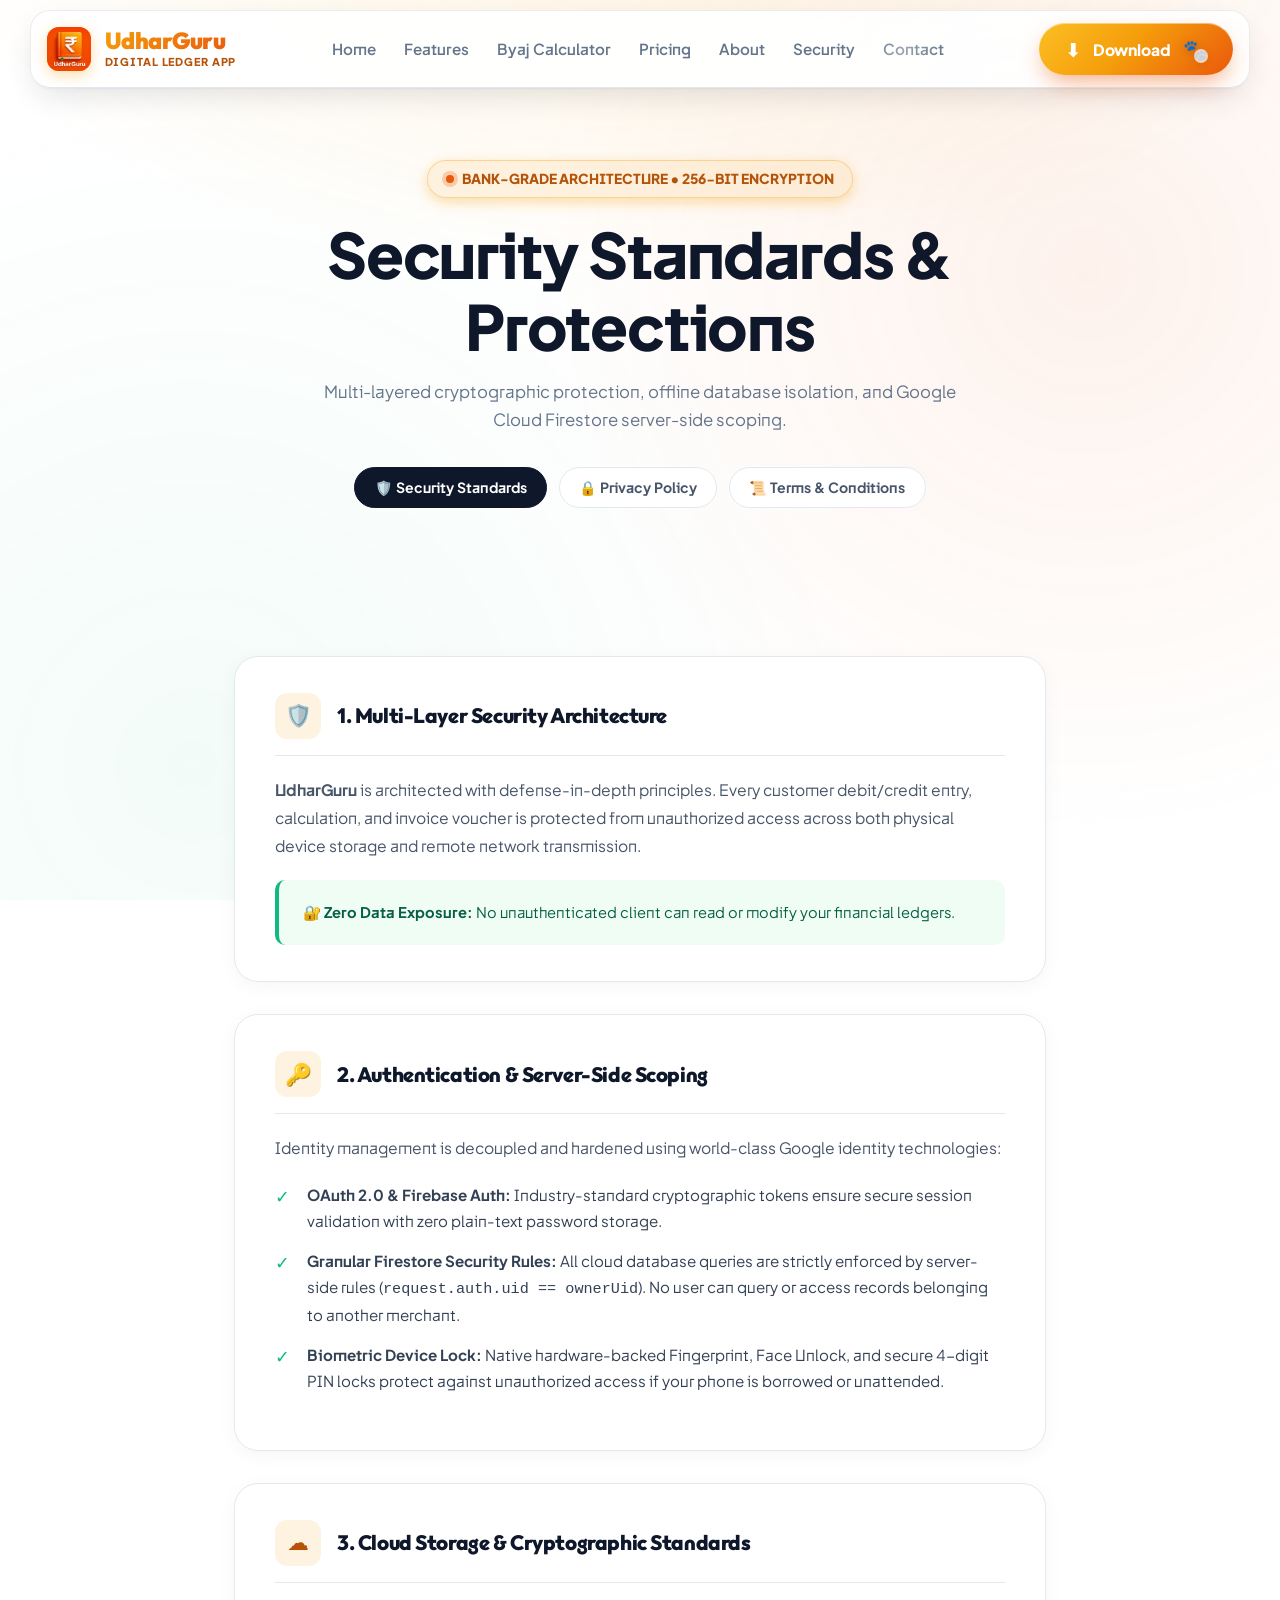
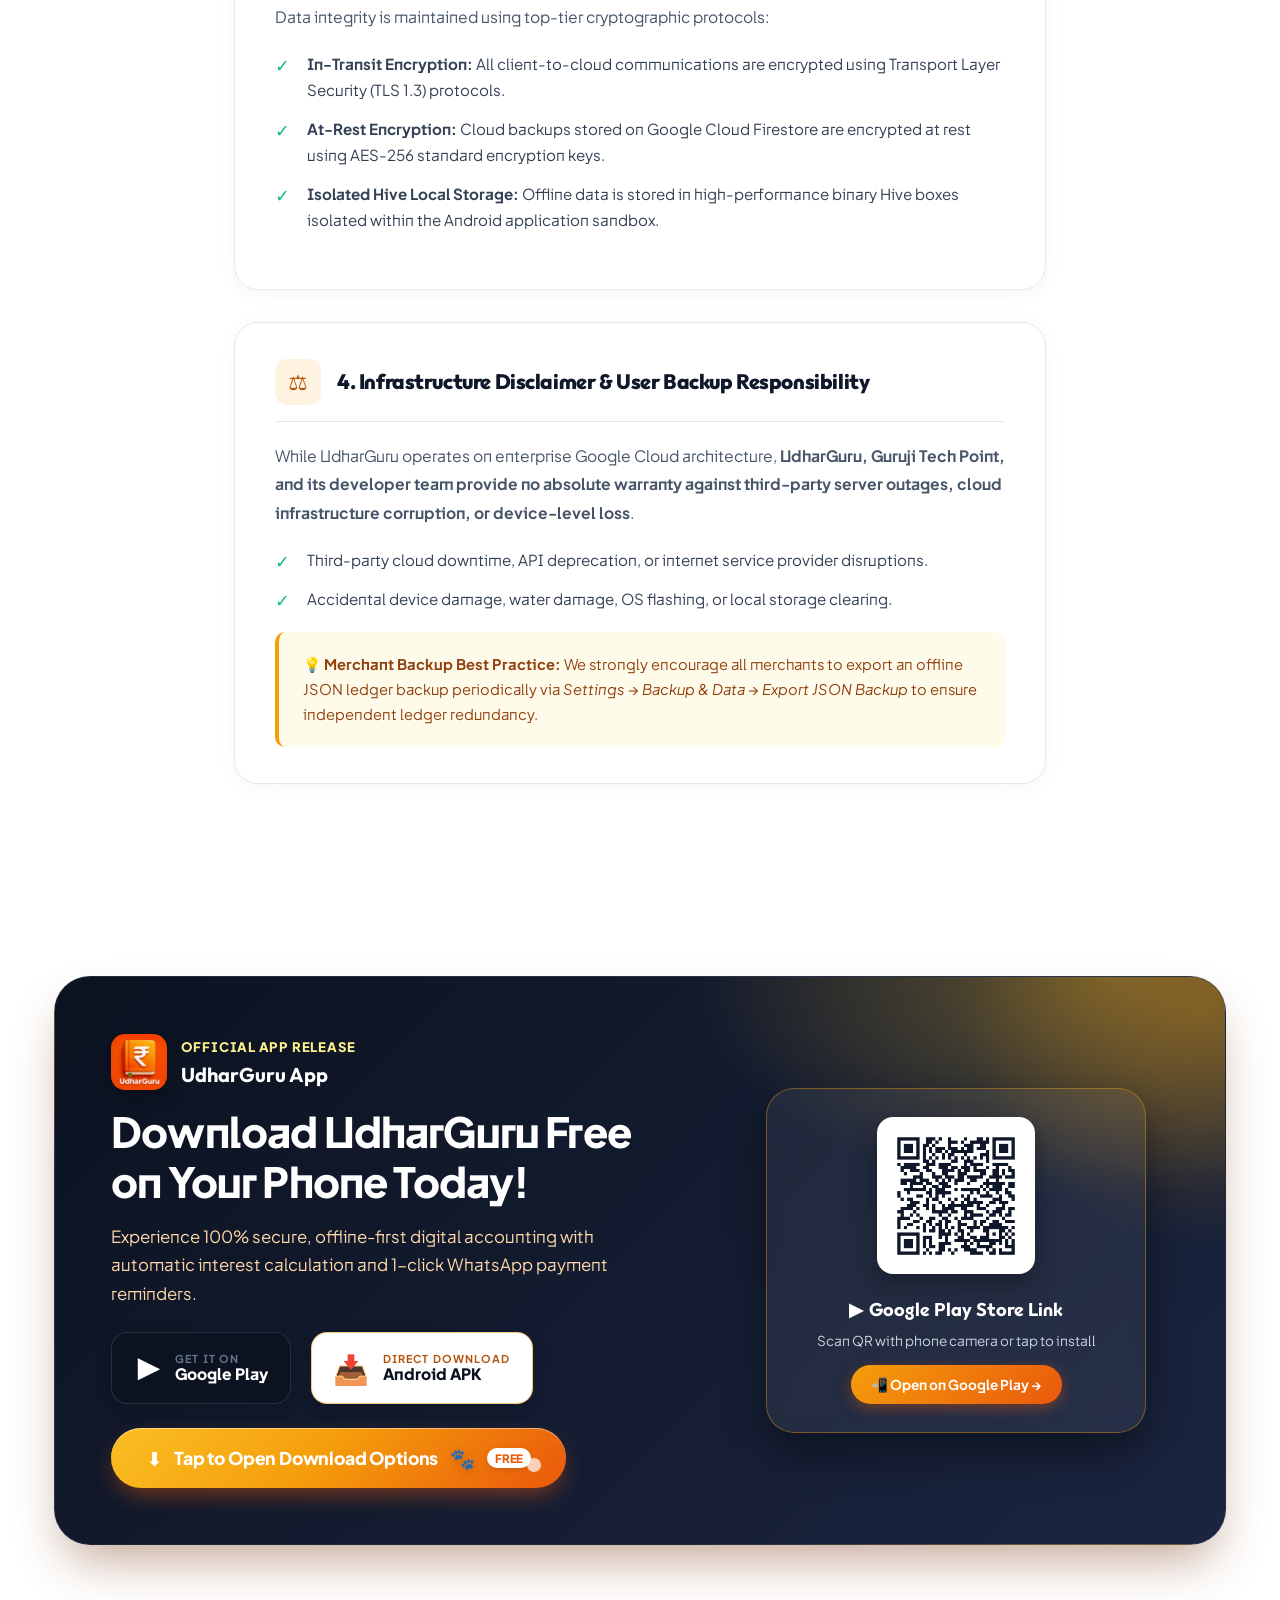
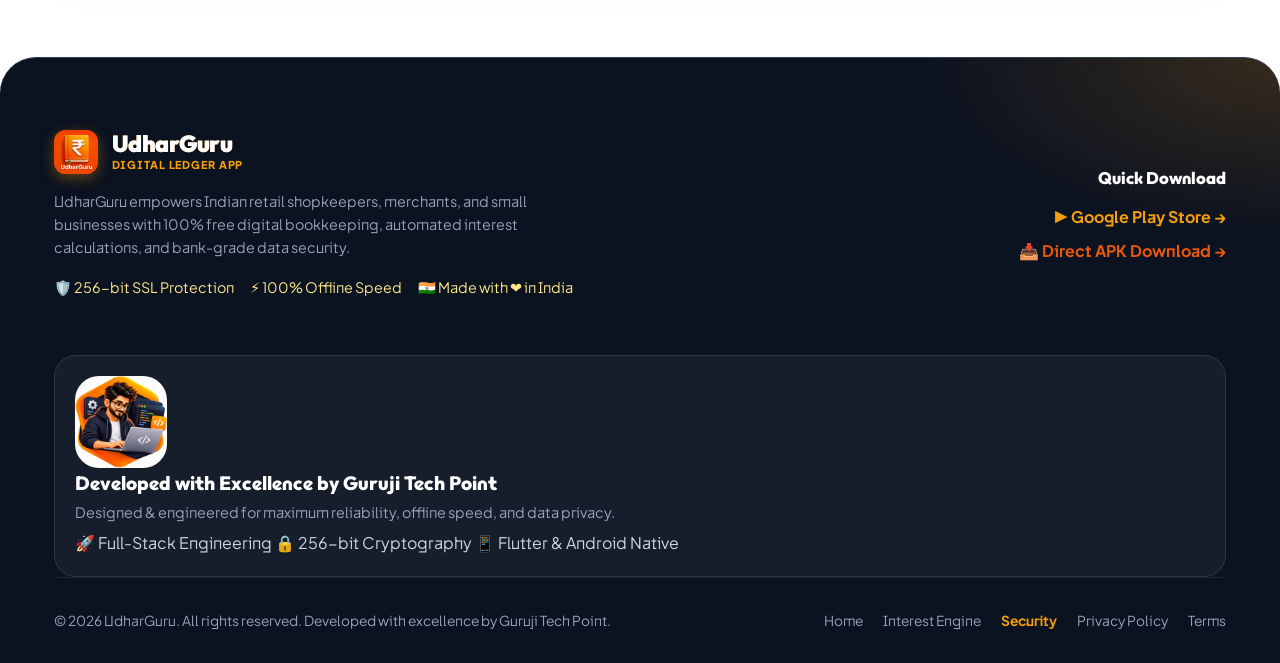
<file: security.html>
<!DOCTYPE html>
<html lang="en">
<head>
  <!-- Google tag (gtag.js) -->
  <script async src="https://www.googletagmanager.com/gtag/js?id=G-9MC9KHFNWT"></script>
  <script>
    window.dataLayer = window.dataLayer || [];
    function gtag(){dataLayer.push(arguments);}
    gtag('js', new Date());
    gtag('config', 'G-9MC9KHFNWT');
  </script>
  <meta charset="UTF-8">
  <meta name="viewport" content="width=device-width, initial-scale=1.0, maximum-scale=5.0, user-scalable=yes">
  <title>Security Standards — UdharGuru Official Digital Ledger</title>
  <meta name="description" content="Discover UdharGuru's bank-grade security standards. 256-bit AES encryption, biometric app lock, offline data privacy, and secure Google cloud infrastructure.">
  <meta name="keywords" content="secure digital ledger, khata book security, safe bahi khata app, 256-bit encryption khata, offline privacy ledger, merchant data protection, secure hisab kitab, सुरक्षित बही खाता, सुरक्षित लेजर ऐप">
  <meta name="author" content="Guruji Tech Point">
  <meta name="robots" content="index, follow">
  <link rel="canonical" href="https://udharguru.in/security.html">
  <meta property="og:type" content="website">
  <meta property="og:url" content="https://udharguru.in/security.html">
  <meta property="og:site_name" content="UdharGuru">
  <meta property="og:locale" content="en_IN">
  <meta property="og:title" content="Security Standards — UdharGuru Digital Ledger">
  <meta property="og:description" content="Bank-grade 256-bit encryption and offline privacy for your financial records.">
  <meta property="og:image" content="https://udharguru.in/assets/images/app_icon.png">
  <meta property="og:image:alt" content="UdharGuru App Icon">
  <meta name="twitter:card" content="summary_large_image">
  <meta name="twitter:title" content="Security Standards — UdharGuru Digital Ledger">
  <meta name="twitter:description" content="256-bit AES encryption, biometric app lock and offline data privacy.">
  <meta name="twitter:image" content="https://udharguru.in/assets/images/app_icon.png">
  <link rel="stylesheet" href="css/redesign.css?v=20261016_r1">
  <link rel="icon" type="image/png" href="assets/images/app_icon.png">
  <link rel="preconnect" href="https://fonts.googleapis.com">
  <link rel="preconnect" href="https://fonts.gstatic.com" crossorigin>
  <link href="https://fonts.googleapis.com/css2?family=Outfit:wght@400;500;600;700;800;900&family=Plus+Jakarta+Sans:wght@400;500;600;700;800&family=JetBrains+Mono:wght@500;700&display=swap" rel="stylesheet">
  <link rel="stylesheet" href="css/style.css?v=20261016_v5">
  <meta name="theme-color" content="#F59E0B">
  <script type="application/ld+json">
  {
    "@context": "https://schema.org",
    "@type": "BreadcrumbList",
    "itemListElement": [
      { "@type": "ListItem", "position": 1, "name": "Home", "item": "https://udharguru.in/" },
      { "@type": "ListItem", "position": 2, "name": "Security", "item": "https://udharguru.in/security.html" }
    ]
  }
  </script>
</head>
<body>
<!-- Navigation -->
  <nav class="navbar">
    <div class="container nav-wrapper">
      <a href="index.html" class="brand-logo">
        <div class="logo-badge">
          <img src="assets/images/app_icon.png" alt="UdharGuru Official App Icon">
        </div>
        <div class="logo-text">
          <span class="logo-main">UdharGuru</span>
          <span class="logo-sub">Digital Ledger App</span>
        </div>
      </a>

      <div class="nav-links">
        <a href="index.html" class="nav-link">Home</a>
        <a href="features.html" class="nav-link">Features</a>
        <a href="calculator.html" class="nav-link">Byaj Calculator</a>
        <a href="pricing.html" class="nav-link">Pricing</a>
        <a href="about.html" class="nav-link">About</a>
        <a href="security.html" class="nav-link">Security</a>
        <a href="contact.html" class="nav-link">Contact</a>
      </div>

      <div class="nav-actions">
        <!-- Interactive Cartoon Puggy Download CTA -->
        <div class="puggy-download-btn-container nav-btn-container">
<button class="btn-download-main trigger-download-modal" id="navDownloadBtn">
            <span class="download-icon">⬇</span>
            <span>Download</span>
            <span class="btn-paw-panja">🐾</span>
            <span class="paw-ripple"></span>
          </button>
        </div>
        <button class="nav-mobile-btn" aria-label="Toggle navigation">☰</button>
      </div>
    </div>
  </nav>

  <!-- Hero Section -->
  <header class="hero-section" style="padding: 4.5rem 0 3.5rem;">
    <div class="container" style="text-align: center; max-width: 820px;">
      <div class="pill-badge" style="margin: 0 auto 1.25rem;">
        <span class="pulse-dot"></span>
        <span>BANK-GRADE ARCHITECTURE • 256-BIT ENCRYPTION</span>
      </div>
      <h1 class="hero-title" style="font-family: var(--font-main); font-size: clamp(2.2rem, 4vw, 3.2rem); margin-bottom: 1rem;">
        Security Standards & Protections
      </h1>
      <p class="hero-subtitle" style="margin: 0 auto; max-width: 680px; font-size: 1.05rem;">
        Multi-layered cryptographic protection, offline database isolation, and Google Cloud Firestore server-side scoping.
      </p>

      <!-- Quick Legal Navigation Pills -->
      <div class="legal-quick-nav" style="margin-top: 2rem;">
        <a href="security.html" class="legal-nav-pill active">🛡️ Security Standards</a>
        <a href="privacy.html" class="legal-nav-pill">🔒 Privacy Policy</a>
        <a href="terms.html" class="legal-nav-pill">📜 Terms & Conditions</a>
      </div>
    </div>
  </header>

  <!-- Main Security Content -->
  <main class="legal-section">
    <div class="container legal-container">

      <!-- Card 1: Multi-Layer Architecture -->
      <div class="legal-card">
        <div class="legal-card-header">
          <div class="legal-icon-badge">🛡️</div>
          <div>
            <h2 class="legal-card-title">1. Multi-Layer Security Architecture</h2>
          </div>
        </div>
        <p class="legal-card-text">
          <strong>UdharGuru</strong> is architected with defense-in-depth principles. Every customer debit/credit entry, calculation, and invoice voucher is protected from unauthorized access across both physical device storage and remote network transmission.
        </p>
        <div class="legal-security-box">
          🔐 <strong>Zero Data Exposure:</strong> No unauthenticated client can read or modify your financial ledgers.
        </div>
      </div>

      <!-- Card 2: Authentication & Server Scoping -->
      <div class="legal-card">
        <div class="legal-card-header">
          <div class="legal-icon-badge">🔑</div>
          <div>
            <h2 class="legal-card-title">2. Authentication & Server-Side Scoping</h2>
          </div>
        </div>
        <p class="legal-card-text">
          Identity management is decoupled and hardened using world-class Google identity technologies:
        </p>
        <ul class="legal-list">
          <li><strong>OAuth 2.0 & Firebase Auth:</strong> Industry-standard cryptographic tokens ensure secure session validation with zero plain-text password storage.</li>
          <li><strong>Granular Firestore Security Rules:</strong> All cloud database queries are strictly enforced by server-side rules (<code>request.auth.uid == ownerUid</code>). No user can query or access records belonging to another merchant.</li>
          <li><strong>Biometric Device Lock:</strong> Native hardware-backed Fingerprint, Face Unlock, and secure 4-digit PIN locks protect against unauthorized access if your phone is borrowed or unattended.</li>
        </ul>
      </div>

      <!-- Card 3: Cloud Storage & Encryption -->
      <div class="legal-card">
        <div class="legal-card-header">
          <div class="legal-icon-badge">☁️</div>
          <div>
            <h2 class="legal-card-title">3. Cloud Storage & Cryptographic Standards</h2>
          </div>
        </div>
        <p class="legal-card-text">
          Data integrity is maintained using top-tier cryptographic protocols:
        </p>
        <ul class="legal-list">
          <li><strong>In-Transit Encryption:</strong> All client-to-cloud communications are encrypted using Transport Layer Security (TLS 1.3) protocols.</li>
          <li><strong>At-Rest Encryption:</strong> Cloud backups stored on Google Cloud Firestore are encrypted at rest using AES-256 standard encryption keys.</li>
          <li><strong>Isolated Hive Local Storage:</strong> Offline data is stored in high-performance binary Hive boxes isolated within the Android application sandbox.</li>
        </ul>
      </div>

      <!-- Card 4: Liability Disclaimer & User Backup Responsibility -->
      <div class="legal-card">
        <div class="legal-card-header">
          <div class="legal-icon-badge">⚖️</div>
          <div>
            <h2 class="legal-card-title">4. Infrastructure Disclaimer & User Backup Responsibility</h2>
          </div>
        </div>
        <p class="legal-card-text">
          While UdharGuru operates on enterprise Google Cloud architecture, <strong>UdharGuru, Guruji Tech Point, and its developer team provide no absolute warranty against third-party server outages, cloud infrastructure corruption, or device-level loss</strong>.
        </p>
        <ul class="legal-list">
          <li>Third-party cloud downtime, API deprecation, or internet service provider disruptions.</li>
          <li>Accidental device damage, water damage, OS flashing, or local storage clearing.</li>
        </ul>
        <div class="legal-notice-box">
          💡 <strong>Merchant Backup Best Practice:</strong> We strongly encourage all merchants to export an offline JSON ledger backup periodically via <em>Settings → Backup & Data → Export JSON Backup</em> to ensure independent ledger redundancy.
        </div>
      </div>

    </div>
  </main>

  <!-- Focus on Download Section -->
  <section class="download-cta-section" id="download" style="padding: 5rem 0;">
    <div class="container">
      <div class="download-cta-banner">
        <div class="cta-text-side">
          <div style="display:flex; align-items:center; gap:0.85rem; margin-bottom:1rem;">
            <img src="assets/images/app_icon.png" style="width:56px; height:56px; border-radius:14px; box-shadow:0 6px 16px rgba(0,0,0,0.3);" alt="UdharGuru Icon">
            <div>
              <span style="font-size:0.82rem; font-weight:800; color:#fef08a; text-transform:uppercase; letter-spacing:0.06em;">Official App Release</span>
              <h4 style="margin:0; font-size:1.25rem; color:#ffffff;">UdharGuru App</h4>
            </div>
          </div>
          <h2 style="font-family: var(--font-main);">Download UdharGuru Free on Your Phone Today!</h2>
          <p style="font-size: 1.05rem; line-height: 1.7; margin-bottom: 1.5rem;">
            Experience 100% secure, offline-first digital accounting with automatic interest calculation and 1-click WhatsApp payment reminders.
          </p>

          <!-- Store Buttons Row -->
          <div class="app-store-badges-row" style="margin-bottom: 1.5rem;">
            <a href="https://play.google.com/store/apps/details?id=com.udharkhata.akhil" target="_blank" class="store-badge-card">
              <span class="store-icon">▶</span>
              <div class="store-text-group">
                <span class="small-label">GET IT ON</span>
                <span class="big-store-name">Google Play</span>
              </div>
            </a>

            <a href="https://firebasestorage.googleapis.com/v0/b/udharkhata-9199b.firebasestorage.app/o/udharguru%2Fapp-arm64-v8a-release.apk?alt=media&token=521b6034-58a9-446d-8a49-490777621824" target="_blank" class="store-badge-card" style="background: rgba(245, 158, 11, 0.15); border-color: rgba(245, 158, 11, 0.4);">
              <span class="store-icon">📥</span>
              <div class="store-text-group">
                <span class="small-label">DIRECT DOWNLOAD</span>
                <span class="big-store-name">Android APK</span>
              </div>
            </a>
          </div>

          <!-- Animated Cartoon Puggy Download Button in CTA -->
          <div class="puggy-download-btn-container">
<button class="btn-download-main trigger-download-modal" style="background: linear-gradient(135deg, #f59e0b 0%, #ea580c 100%); color: #ffffff; box-shadow: 0 6px 24px rgba(245, 158, 11, 0.5); padding: 1.1rem 2.2rem; font-size: 1.1rem;">
              <span class="download-icon">⬇</span>
              <span>Tap to Open Download Options</span>
              <span class="btn-paw-panja">🐾</span>
              <span class="btn-badge" style="background:#ffffff; color:#ea580c;">FREE</span>
              <span class="paw-ripple"></span>
            </button>
          </div>
        </div>

        <!-- Right Side: Scannable Google Play Store Link Card -->
        <div class="cta-puggy-visual">
          <a href="https://play.google.com/store/apps/details?id=com.udharkhata.akhil" target="_blank" class="cta-puggy-box" style="background: rgba(255,255,255,0.06); padding: 1.75rem; border-radius: var(--radius-xl); border: 1.5px solid rgba(245, 158, 11, 0.4); text-align: center; text-decoration: none; display: block; transition: all 0.25s ease;">
            <div style="background: #ffffff; padding: 0.85rem; border-radius: 16px; display: inline-block; margin-bottom: 0.85rem; box-shadow: 0 10px 25px rgba(0,0,0,0.3);">
              <img src="assets/images/playstore_qr.png" alt="Google Play Store QR Code" style="width: 130px; height: 130px; display: block; border-radius: 8px;">
            </div>
            <h4 style="color: #ffffff; font-size: 1.15rem; margin-bottom: 0.35rem; display: flex; align-items: center; justify-content: center; gap: 0.4rem;">
              <span>▶</span> Google Play Store Link
            </h4>
            <p style="color: #cbd5e1; font-size: 0.85rem; margin-bottom: 0.85rem;">Scan QR with phone camera or tap to install</p>
            <div style="display: inline-flex; align-items: center; gap: 0.5rem; background: linear-gradient(135deg, #f59e0b 0%, #ea580c 100%); color: #ffffff; padding: 0.55rem 1.25rem; border-radius: 99px; font-size: 0.85rem; font-weight: 700; box-shadow: 0 4px 14px rgba(234, 88, 12, 0.4);">
              <span>📲 Open on Google Play →</span>
            </div>
          </a>
        </div>
      </div>
    </div>
  </section>

  <!-- Download Modal -->
  <div class="modal-backdrop" id="downloadModal">
    <div class="modal-content-card">
      <button class="modal-close-btn" aria-label="Close modal">✕</button>
      <div class="modal-grid">
        <div class="modal-puggy-side">
          <div class="ivt-emoji">📲</div>
          <h4 style="font-weight: 800; color: #92400e; font-size: 1.15rem;">Ready to Download!</h4>
          <p style="font-size: 0.85rem; color: #b45309; margin-top: 0.25rem;">Download UdharGuru App for free and make your bookkeeping simple.</p>
        </div>

        <div class="modal-form-side">
          <div style="display:flex; align-items:center; gap:0.75rem; margin-bottom:1rem;">
            <img src="assets/images/app_icon.png" style="width:48px; height:48px; border-radius:12px; box-shadow:0 4px 10px rgba(0,0,0,0.15);" alt="UdharGuru App">
            <div>
              <h3 style="font-size: 1.35rem; font-weight: 800; color: #0f172a; margin:0; line-height:1.2;">UdharGuru App</h3>
              <span style="font-size: 0.78rem; color: #ea580c; font-weight: 700;">★ 4.8 • 10,000+ Merchants</span>
            </div>
          </div>
          <p style="font-size: 0.88rem; color: #64748b; margin-bottom: 1.25rem;">Get the official UdharGuru app directly on your phone or install from Google Play Store:</p>

          <div style="display: flex; gap: 0.5rem; margin-bottom: 1rem;">
            <input type="tel" id="appPhoneInput" class="form-input" placeholder="Enter 10-digit mobile number" maxlength="10">
            <button id="btnSendAppLink" class="btn-download-main" style="padding: 0.6rem 1.2rem; white-space: nowrap; font-size: 0.88rem;">
              <span>Send Link</span>
            </button>
          </div>

          <!-- Google Play Store QR Scanner & Direct Link -->
          <a href="https://play.google.com/store/apps/details?id=com.udharkhata.akhil" target="_blank" class="qr-container">
            <div class="qr-box">
              <img src="assets/images/playstore_qr.png" alt="Google Play Store QR Code">
            </div>
            <div style="flex: 1;">
              <div style="display:flex; align-items:center; gap:0.35rem; margin-bottom:0.15rem;">
                <span style="font-size:0.75rem; font-weight:800; color:#ea580c; text-transform:uppercase; letter-spacing:0.04em;">Official Google Play Link</span>
              </div>
              <h5 style="font-size: 0.95rem; font-weight: 800; color: #0f172a; margin: 0;">Scan or Tap to Open</h5>
              <p style="font-size: 0.78rem; color: #64748b; margin: 0.15rem 0 0;">Instantly opens app page on Google Play Store →</p>
            </div>
          </a>

          <div style="display: flex; gap: 0.75rem; margin-top: 0.5rem;">
            <a href="https://play.google.com/store/apps/details?id=com.udharkhata.akhil" target="_blank" class="store-badge-card" style="flex:1; justify-content:center; padding:0.55rem;">
              <span class="store-icon" style="font-size:1.2rem;">▶</span>
              <span style="font-size:0.82rem; font-weight:700;">Google Play</span>
            </a>
            <a href="https://firebasestorage.googleapis.com/v0/b/udharkhata-9199b.firebasestorage.app/o/udharguru%2Fapp-arm64-v8a-release.apk?alt=media&token=521b6034-58a9-446d-8a49-490777621824" target="_blank" class="store-badge-card" style="flex:1; justify-content:center; padding:0.55rem; background: rgba(245, 158, 11, 0.08); border-color: rgba(245, 158, 11, 0.3);">
              <span class="store-icon" style="font-size:1.2rem;">📥</span>
              <span style="font-size:0.82rem; font-weight:700;">Direct APK</span>
            </a>
          </div>
        </div>
      </div>
    </div>
  </div>

  <!-- Footer -->
  <footer class="footer">
    <div class="container">
      <div class="footer-grid" style="grid-template-columns: 1.5fr 1fr; align-items: center;">
        <div class="footer-col">
          <div class="brand-logo" style="margin-bottom: 1rem;">
            <div class="logo-badge">
              <img src="assets/images/app_icon.png" alt="UdharGuru Official App Icon">
            </div>
            <div class="logo-text">
              <span class="logo-main" style="color:#ffffff;-webkit-text-fill-color:#ffffff;">UdharGuru</span>
              <span class="logo-sub" style="color:#f59e0b;">Digital Ledger App</span>
            </div>
          </div>
          <p style="font-size: 0.9rem; line-height: 1.6; color: #94a3b8; max-width: 480px; margin-bottom: 1rem;">
            UdharGuru empowers Indian retail shopkeepers, merchants, and small businesses with 100% free digital bookkeeping, automated interest calculations, and bank-grade data security.
          </p>
          <div style="display:flex; gap:1rem; font-size:0.9rem; color:#fde68a; flex-wrap:wrap;">
            <span>🛡️ 256-bit SSL Protection</span>
            <span>⚡ 100% Offline Speed</span>
            <span>🇮🇳 Made with ❤️ in India</span>
          </div>
        </div>

        <div class="footer-col" style="text-align: right;">
          <h4 style="color:#ffffff; margin-bottom:0.75rem;">Quick Download</h4>
          <div style="display:flex; flex-direction:column; gap:0.5rem; align-items:flex-end;">
            <a href="https://play.google.com/store/apps/details?id=com.udharkhata.akhil" target="_blank" style="color:#f59e0b; font-weight:700;">▶ Google Play Store →</a>
            <a href="https://firebasestorage.googleapis.com/v0/b/udharkhata-9199b.firebasestorage.app/o/udharguru%2Fapp-arm64-v8a-release.apk?alt=media&token=521b6034-58a9-446d-8a49-490777621824" target="_blank" style="color:#ea580c; font-weight:700;">📥 Direct APK Download →</a>
          </div>
        </div>
      </div>

      <!-- Developer Attribution Bar -->
      <div class="developer-credit-bar">
        <div class="dev-credit-wrapper">
          <div class="dev-credit-card">
            <div class="dev-credit-avatar">
              <img src="assets/images/developer_badge.png" alt="3D Developer Coding Badge Guruji Tech Point">
            </div>
            <div class="dev-credit-info">
              <h4>Developed with Excellence by Guruji Tech Point</h4>
              <p>Designed & engineered for maximum reliability, offline speed, and data privacy.</p>
              <div class="dev-tags">
                <span class="dev-badge-pill">🚀 Full-Stack Engineering</span>
                <span class="dev-badge-pill">🔒 256-bit Cryptography</span>
                <span class="dev-badge-pill">📱 Flutter & Android Native</span>
              </div>
            </div>
          </div>
        </div>
      </div>

      <div class="footer-bottom">
        <p>© 2026 UdharGuru. All rights reserved. Developed with excellence by Guruji Tech Point.</p>
        <div style="display:flex; gap:1.25rem; flex-wrap:wrap;">
          <a href="index.html" style="color:#94a3b8;">Home</a>
          <a href="calculator.html" style="color:#94a3b8;">Interest Engine</a>
          <a href="security.html" style="color:#f59e0b; font-weight:700;">Security</a>
          <a href="privacy.html" style="color:#94a3b8;">Privacy Policy</a>
          <a href="terms.html" style="color:#94a3b8;">Terms</a>
        </div>
      </div>
    </div>
  </footer>

  <script src="js/main.js?v=20261016_v5"></script>
</body>
</html>
</file>
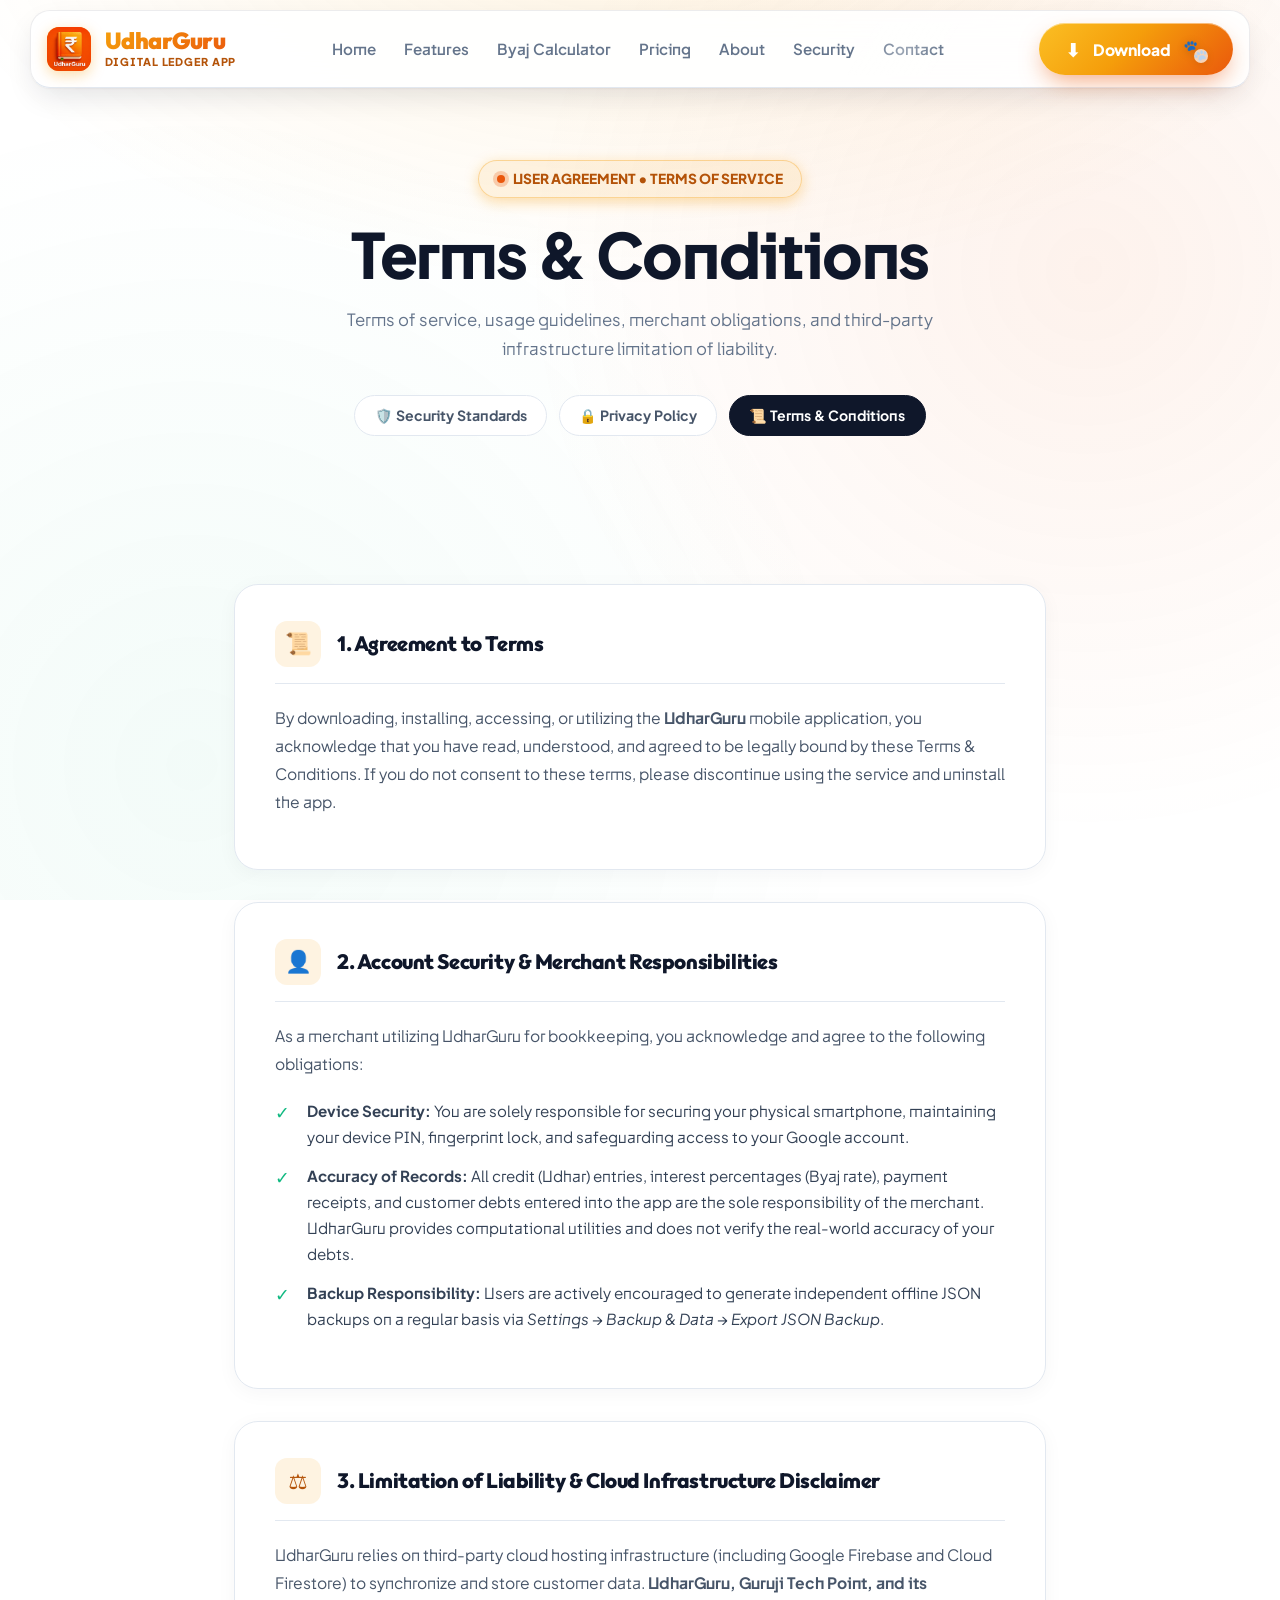
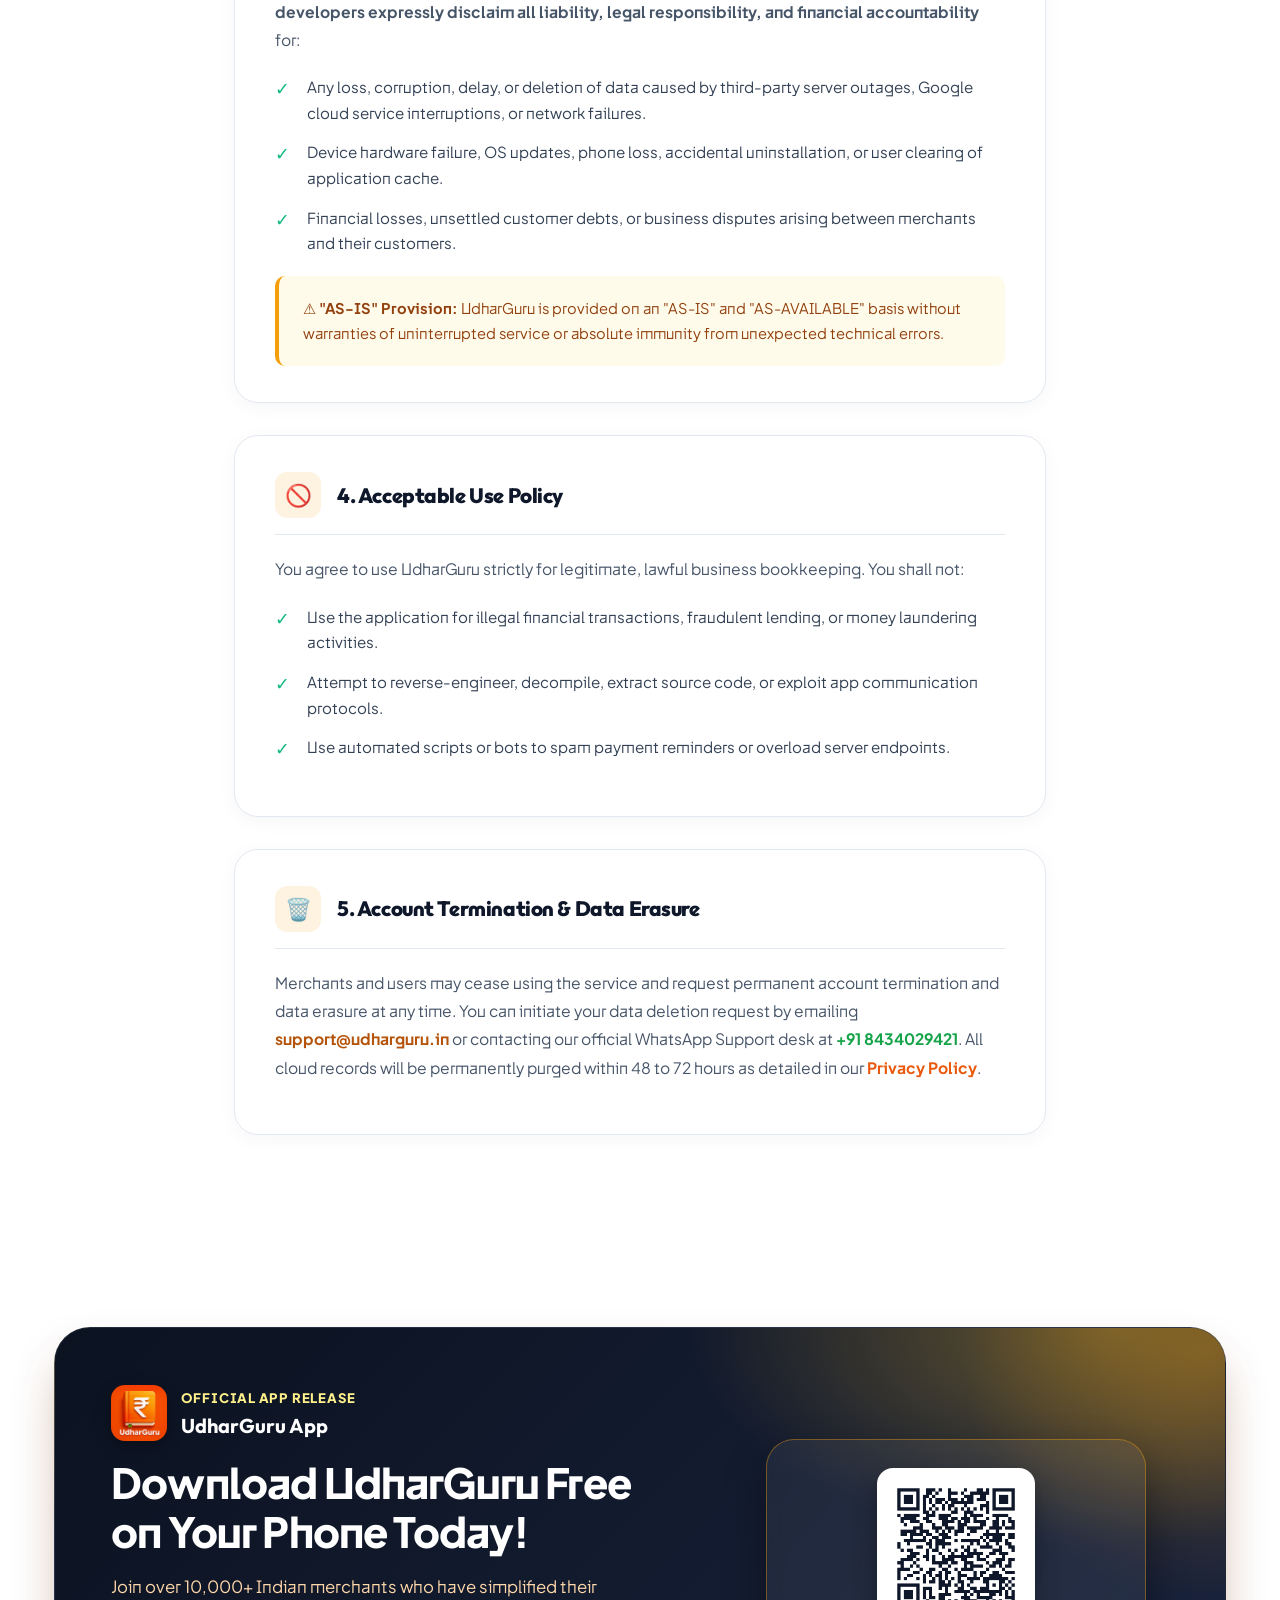
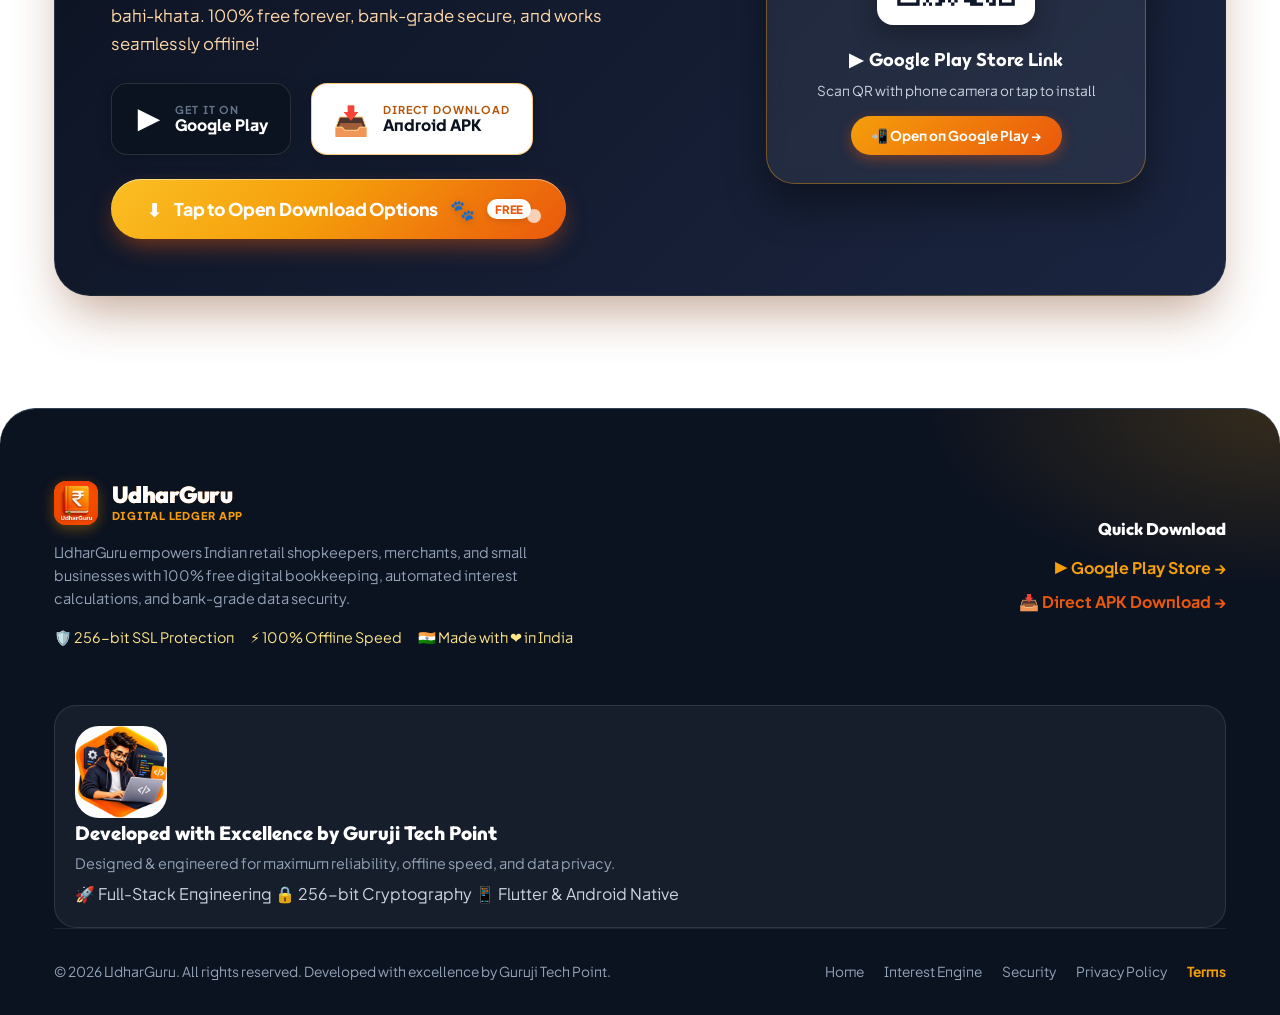
<file: terms.html>
<!DOCTYPE html>
<html lang="en">
<head>
  <!-- Google tag (gtag.js) -->
  <script async src="https://www.googletagmanager.com/gtag/js?id=G-9MC9KHFNWT"></script>
  <script>
    window.dataLayer = window.dataLayer || [];
    function gtag(){dataLayer.push(arguments);}
    gtag('js', new Date());
    gtag('config', 'G-9MC9KHFNWT');
  </script>
  <meta charset="UTF-8">
  <meta name="viewport" content="width=device-width, initial-scale=1.0, maximum-scale=5.0, user-scalable=yes">
  <title>Terms & Conditions — UdharGuru Official Digital Ledger</title>
  <meta name="description" content="Official Terms & Conditions for UdharGuru - India's 100% free digital bahi-khata and automated interest engine app.">
  <meta name="keywords" content="udharguru terms and conditions, digital ledger terms, khata book terms of service, Guruji Tech Point">
  <meta name="author" content="Guruji Tech Point">
  <meta name="robots" content="index, follow">
  <link rel="canonical" href="https://udharguru.in/terms.html">
  <meta property="og:type" content="website">
  <meta property="og:url" content="https://udharguru.in/terms.html">
  <meta property="og:site_name" content="UdharGuru">
  <meta property="og:locale" content="en_IN">
  <meta property="og:title" content="Terms & Conditions — UdharGuru Digital Ledger">
  <meta property="og:description" content="Official Terms & Conditions for UdharGuru - India's 100% free digital bahi-khata and automated interest engine app.">
  <meta property="og:image" content="https://udharguru.in/assets/images/app_icon.png">
  <meta property="og:image:alt" content="UdharGuru App Icon">
  <meta name="twitter:card" content="summary_large_image">
  <meta name="twitter:title" content="Terms & Conditions — UdharGuru Digital Ledger">
  <meta name="twitter:description" content="Read UdharGuru's official terms of use for merchants and users.">
  <meta name="twitter:image" content="https://udharguru.in/assets/images/app_icon.png">
  <link rel="stylesheet" href="css/redesign.css?v=20261016_r1">
  <link rel="icon" type="image/png" href="assets/images/app_icon.png">
  <link rel="preconnect" href="https://fonts.googleapis.com">
  <link rel="preconnect" href="https://fonts.gstatic.com" crossorigin>
  <link href="https://fonts.googleapis.com/css2?family=Outfit:wght@400;500;600;700;800;900&family=Plus+Jakarta+Sans:wght@400;500;600;700;800&family=JetBrains+Mono:wght@500;700&display=swap" rel="stylesheet">
  <link rel="stylesheet" href="css/style.css?v=20261016_v5">
  <meta name="theme-color" content="#F59E0B">
</head>
<body>
<!-- Navigation -->
  <nav class="navbar">
    <div class="container nav-wrapper">
      <a href="index.html" class="brand-logo">
        <div class="logo-badge">
          <img src="assets/images/app_icon.png" alt="UdharGuru Official App Icon">
        </div>
        <div class="logo-text">
          <span class="logo-main">UdharGuru</span>
          <span class="logo-sub">Digital Ledger App</span>
        </div>
      </a>

      <div class="nav-links">
        <a href="index.html" class="nav-link">Home</a>
        <a href="features.html" class="nav-link">Features</a>
        <a href="calculator.html" class="nav-link">Byaj Calculator</a>
        <a href="pricing.html" class="nav-link">Pricing</a>
        <a href="about.html" class="nav-link">About</a>
        <a href="security.html" class="nav-link">Security</a>
        <a href="contact.html" class="nav-link">Contact</a>
      </div>

      <div class="nav-actions">
        <!-- Interactive Cartoon Puggy Download CTA -->
        <div class="puggy-download-btn-container nav-btn-container">
<button class="btn-download-main trigger-download-modal" id="navDownloadBtn">
            <span class="download-icon">⬇</span>
            <span>Download</span>
            <span class="btn-paw-panja">🐾</span>
            <span class="paw-ripple"></span>
          </button>
        </div>
        <button class="nav-mobile-btn" aria-label="Toggle navigation">☰</button>
      </div>
    </div>
  </nav>

  <!-- Hero Section -->
  <header class="hero-section" style="padding: 4.5rem 0 3.5rem;">
    <div class="container" style="text-align: center; max-width: 820px;">
      <div class="pill-badge" style="margin: 0 auto 1.25rem;">
        <span class="pulse-dot"></span>
        <span>USER AGREEMENT • TERMS OF SERVICE</span>
      </div>
      <h1 class="hero-title" style="font-family: var(--font-main); font-size: clamp(2.2rem, 4vw, 3.2rem); margin-bottom: 1rem;">
        Terms & Conditions
      </h1>
      <p class="hero-subtitle" style="margin: 0 auto; max-width: 680px; font-size: 1.05rem;">
        Terms of service, usage guidelines, merchant obligations, and third-party infrastructure limitation of liability.
      </p>

      <!-- Quick Legal Navigation Pills -->
      <div class="legal-quick-nav" style="margin-top: 2rem;">
        <a href="security.html" class="legal-nav-pill">🛡️ Security Standards</a>
        <a href="privacy.html" class="legal-nav-pill">🔒 Privacy Policy</a>
        <a href="terms.html" class="legal-nav-pill active">📜 Terms & Conditions</a>
      </div>
    </div>
  </header>

  <!-- Main Terms Content -->
  <main class="legal-section">
    <div class="container legal-container">

      <!-- Card 1: Agreement to Terms -->
      <div class="legal-card">
        <div class="legal-card-header">
          <div class="legal-icon-badge">📜</div>
          <div>
            <h2 class="legal-card-title">1. Agreement to Terms</h2>
          </div>
        </div>
        <p class="legal-card-text">
          By downloading, installing, accessing, or utilizing the <strong>UdharGuru</strong> mobile application, you acknowledge that you have read, understood, and agreed to be legally bound by these Terms & Conditions. If you do not consent to these terms, please discontinue using the service and uninstall the app.
        </p>
      </div>

      <!-- Card 2: Account Security & Merchant Responsibilities -->
      <div class="legal-card">
        <div class="legal-card-header">
          <div class="legal-icon-badge">👤</div>
          <div>
            <h2 class="legal-card-title">2. Account Security & Merchant Responsibilities</h2>
          </div>
        </div>
        <p class="legal-card-text">
          As a merchant utilizing UdharGuru for bookkeeping, you acknowledge and agree to the following obligations:
        </p>
        <ul class="legal-list">
          <li><strong>Device Security:</strong> You are solely responsible for securing your physical smartphone, maintaining your device PIN, fingerprint lock, and safeguarding access to your Google account.</li>
          <li><strong>Accuracy of Records:</strong> All credit (Udhar) entries, interest percentages (Byaj rate), payment receipts, and customer debts entered into the app are the sole responsibility of the merchant. UdharGuru provides computational utilities and does not verify the real-world accuracy of your debts.</li>
          <li><strong>Backup Responsibility:</strong> Users are actively encouraged to generate independent offline JSON backups on a regular basis via <em>Settings → Backup & Data → Export JSON Backup</em>.</li>
        </ul>
      </div>

      <!-- Card 3: Limitation of Liability -->
      <div class="legal-card">
        <div class="legal-card-header">
          <div class="legal-icon-badge">⚖️</div>
          <div>
            <h2 class="legal-card-title">3. Limitation of Liability & Cloud Infrastructure Disclaimer</h2>
          </div>
        </div>
        <p class="legal-card-text">
          UdharGuru relies on third-party cloud hosting infrastructure (including Google Firebase and Cloud Firestore) to synchronize and store customer data. <strong>UdharGuru, Guruji Tech Point, and its developers expressly disclaim all liability, legal responsibility, and financial accountability</strong> for:
        </p>
        <ul class="legal-list">
          <li>Any loss, corruption, delay, or deletion of data caused by third-party server outages, Google cloud service interruptions, or network failures.</li>
          <li>Device hardware failure, OS updates, phone loss, accidental uninstallation, or user clearing of application cache.</li>
          <li>Financial losses, unsettled customer debts, or business disputes arising between merchants and their customers.</li>
        </ul>
        <div class="legal-notice-box">
          ⚠️ <strong>"AS-IS" Provision:</strong> UdharGuru is provided on an "AS-IS" and "AS-AVAILABLE" basis without warranties of uninterrupted service or absolute immunity from unexpected technical errors.
        </div>
      </div>

      <!-- Card 4: Acceptable Use Policy -->
      <div class="legal-card">
        <div class="legal-card-header">
          <div class="legal-icon-badge">🚫</div>
          <div>
            <h2 class="legal-card-title">4. Acceptable Use Policy</h2>
          </div>
        </div>
        <p class="legal-card-text">
          You agree to use UdharGuru strictly for legitimate, lawful business bookkeeping. You shall not:
        </p>
        <ul class="legal-list">
          <li>Use the application for illegal financial transactions, fraudulent lending, or money laundering activities.</li>
          <li>Attempt to reverse-engineer, decompile, extract source code, or exploit app communication protocols.</li>
          <li>Use automated scripts or bots to spam payment reminders or overload server endpoints.</li>
        </ul>
      </div>

      <!-- Card 5: Account Termination & Data Deletion -->
      <div class="legal-card">
        <div class="legal-card-header">
          <div class="legal-icon-badge">🗑️</div>
          <div>
            <h2 class="legal-card-title">5. Account Termination & Data Erasure</h2>
          </div>
        </div>
        <p class="legal-card-text">
          Merchants and users may cease using the service and request permanent account termination and data erasure at any time. You can initiate your data deletion request by emailing <a href="mailto:support@udharguru.in" style="color: var(--color-primary-dark); font-weight: 700;">support@udharguru.in</a> or contacting our official WhatsApp Support desk at <a href="https://wa.me/918434029421" target="_blank" style="color: #16a34a; font-weight: 700;">+91 8434029421</a>. All cloud records will be permanently purged within 48 to 72 hours as detailed in our <a href="privacy.html#data-deletion" style="color: var(--color-primary-saffron); font-weight: 700;">Privacy Policy</a>.
        </p>
      </div>

    </div>
  </main>

  <!-- Focus on Download Section -->
  <section class="download-cta-section" id="download" style="padding: 5rem 0;">
    <div class="container">
      <div class="download-cta-banner">
        <div class="cta-text-side">
          <div style="display:flex; align-items:center; gap:0.85rem; margin-bottom:1rem;">
            <img src="assets/images/app_icon.png" style="width:56px; height:56px; border-radius:14px; box-shadow:0 6px 16px rgba(0,0,0,0.3);" alt="UdharGuru Icon">
            <div>
              <span style="font-size:0.82rem; font-weight:800; color:#fef08a; text-transform:uppercase; letter-spacing:0.06em;">Official App Release</span>
              <h4 style="margin:0; font-size:1.25rem; color:#ffffff;">UdharGuru App</h4>
            </div>
          </div>
          <h2 style="font-family: var(--font-main);">Download UdharGuru Free on Your Phone Today!</h2>
          <p style="font-size: 1.05rem; line-height: 1.7; margin-bottom: 1.5rem;">
            Join over 10,000+ Indian merchants who have simplified their bahi-khata. 100% free forever, bank-grade secure, and works seamlessly offline!
          </p>

          <!-- Store Buttons Row -->
          <div class="app-store-badges-row" style="margin-bottom: 1.5rem;">
            <a href="https://play.google.com/store/apps/details?id=com.udharkhata.akhil" target="_blank" class="store-badge-card">
              <span class="store-icon">▶</span>
              <div class="store-text-group">
                <span class="small-label">GET IT ON</span>
                <span class="big-store-name">Google Play</span>
              </div>
            </a>

            <a href="https://firebasestorage.googleapis.com/v0/b/udharkhata-9199b.firebasestorage.app/o/udharguru%2Fapp-arm64-v8a-release.apk?alt=media&token=521b6034-58a9-446d-8a49-490777621824" target="_blank" class="store-badge-card" style="background: rgba(245, 158, 11, 0.15); border-color: rgba(245, 158, 11, 0.4);">
              <span class="store-icon">📥</span>
              <div class="store-text-group">
                <span class="small-label">DIRECT DOWNLOAD</span>
                <span class="big-store-name">Android APK</span>
              </div>
            </a>
          </div>

          <!-- Animated Cartoon Puggy Download Button in CTA -->
          <div class="puggy-download-btn-container">
<button class="btn-download-main trigger-download-modal" style="background: linear-gradient(135deg, #f59e0b 0%, #ea580c 100%); color: #ffffff; box-shadow: 0 6px 24px rgba(245, 158, 11, 0.5); padding: 1.1rem 2.2rem; font-size: 1.1rem;">
              <span class="download-icon">⬇</span>
              <span>Tap to Open Download Options</span>
              <span class="btn-paw-panja">🐾</span>
              <span class="btn-badge" style="background:#ffffff; color:#ea580c;">FREE</span>
              <span class="paw-ripple"></span>
            </button>
          </div>
        </div>

        <!-- Right Side: Scannable Google Play Store Link Card -->
        <div class="cta-puggy-visual">
          <a href="https://play.google.com/store/apps/details?id=com.udharkhata.akhil" target="_blank" class="cta-puggy-box" style="background: rgba(255,255,255,0.06); padding: 1.75rem; border-radius: var(--radius-xl); border: 1.5px solid rgba(245, 158, 11, 0.4); text-align: center; text-decoration: none; display: block; transition: all 0.25s ease;">
            <div style="background: #ffffff; padding: 0.85rem; border-radius: 16px; display: inline-block; margin-bottom: 0.85rem; box-shadow: 0 10px 25px rgba(0,0,0,0.3);">
              <img src="assets/images/playstore_qr.png" alt="Google Play Store QR Code" style="width: 130px; height: 130px; display: block; border-radius: 8px;">
            </div>
            <h4 style="color: #ffffff; font-size: 1.15rem; margin-bottom: 0.35rem; display: flex; align-items: center; justify-content: center; gap: 0.4rem;">
              <span>▶</span> Google Play Store Link
            </h4>
            <p style="color: #cbd5e1; font-size: 0.85rem; margin-bottom: 0.85rem;">Scan QR with phone camera or tap to install</p>
            <div style="display: inline-flex; align-items: center; gap: 0.5rem; background: linear-gradient(135deg, #f59e0b 0%, #ea580c 100%); color: #ffffff; padding: 0.55rem 1.25rem; border-radius: 99px; font-size: 0.85rem; font-weight: 700; box-shadow: 0 4px 14px rgba(234, 88, 12, 0.4);">
              <span>📲 Open on Google Play →</span>
            </div>
          </a>
        </div>
      </div>
    </div>
  </section>

  <!-- Download Modal -->
  <div class="modal-backdrop" id="downloadModal">
    <div class="modal-content-card">
      <button class="modal-close-btn" aria-label="Close modal">✕</button>
      <div class="modal-grid">
        <div class="modal-puggy-side">
          <div class="ivt-emoji">📲</div>
          <h4 style="font-weight: 800; color: #92400e; font-size: 1.15rem;">Ready to Download!</h4>
          <p style="font-size: 0.85rem; color: #b45309; margin-top: 0.25rem;">Download UdharGuru App for free and make your bookkeeping simple.</p>
        </div>

        <div class="modal-form-side">
          <div style="display:flex; align-items:center; gap:0.75rem; margin-bottom:1rem;">
            <img src="assets/images/app_icon.png" style="width:48px; height:48px; border-radius:12px; box-shadow:0 4px 10px rgba(0,0,0,0.15);" alt="UdharGuru App">
            <div>
              <h3 style="font-size: 1.35rem; font-weight: 800; color: #0f172a; margin:0; line-height:1.2;">UdharGuru App</h3>
              <span style="font-size: 0.78rem; color: #ea580c; font-weight: 700;">★ 4.8 • 10,000+ Merchants</span>
            </div>
          </div>
          <p style="font-size: 0.88rem; color: #64748b; margin-bottom: 1.25rem;">Get the official UdharGuru app directly on your phone or install from Google Play Store:</p>

          <div style="display: flex; gap: 0.5rem; margin-bottom: 1rem;">
            <input type="tel" id="appPhoneInput" class="form-input" placeholder="Enter 10-digit mobile number" maxlength="10">
            <button id="btnSendAppLink" class="btn-download-main" style="padding: 0.6rem 1.2rem; white-space: nowrap; font-size: 0.88rem;">
              <span>Send Link</span>
            </button>
          </div>

          <!-- Google Play Store QR Scanner & Direct Link -->
          <a href="https://play.google.com/store/apps/details?id=com.udharkhata.akhil" target="_blank" class="qr-container">
            <div class="qr-box">
              <img src="assets/images/playstore_qr.png" alt="Google Play Store QR Code">
            </div>
            <div style="flex: 1;">
              <div style="display:flex; align-items:center; gap:0.35rem; margin-bottom:0.15rem;">
                <span style="font-size:0.75rem; font-weight:800; color:#ea580c; text-transform:uppercase; letter-spacing:0.04em;">Official Google Play Link</span>
              </div>
              <h5 style="font-size: 0.95rem; font-weight: 800; color: #0f172a; margin: 0;">Scan or Tap to Open</h5>
              <p style="font-size: 0.78rem; color: #64748b; margin: 0.15rem 0 0;">Instantly opens app page on Google Play Store →</p>
            </div>
          </a>

          <div style="display: flex; gap: 0.75rem; margin-top: 0.5rem;">
            <a href="https://play.google.com/store/apps/details?id=com.udharkhata.akhil" target="_blank" class="store-badge-card" style="flex:1; justify-content:center; padding:0.55rem;">
              <span class="store-icon" style="font-size:1.2rem;">▶</span>
              <span style="font-size:0.82rem; font-weight:700;">Google Play</span>
            </a>
            <a href="https://firebasestorage.googleapis.com/v0/b/udharkhata-9199b.firebasestorage.app/o/udharguru%2Fapp-arm64-v8a-release.apk?alt=media&token=521b6034-58a9-446d-8a49-490777621824" target="_blank" class="store-badge-card" style="flex:1; justify-content:center; padding:0.55rem; background: rgba(245, 158, 11, 0.08); border-color: rgba(245, 158, 11, 0.3);">
              <span class="store-icon" style="font-size:1.2rem;">📥</span>
              <span style="font-size:0.82rem; font-weight:700;">Direct APK</span>
            </a>
          </div>
        </div>
      </div>
    </div>
  </div>

  <!-- Footer -->
  <footer class="footer">
    <div class="container">
      <div class="footer-grid" style="grid-template-columns: 1.5fr 1fr; align-items: center;">
        <div class="footer-col">
          <div class="brand-logo" style="margin-bottom: 1rem;">
            <div class="logo-badge">
              <img src="assets/images/app_icon.png" alt="UdharGuru Official App Icon">
            </div>
            <div class="logo-text">
              <span class="logo-main" style="color:#ffffff;-webkit-text-fill-color:#ffffff;">UdharGuru</span>
              <span class="logo-sub" style="color:#f59e0b;">Digital Ledger App</span>
            </div>
          </div>
          <p style="font-size: 0.9rem; line-height: 1.6; color: #94a3b8; max-width: 480px; margin-bottom: 1rem;">
            UdharGuru empowers Indian retail shopkeepers, merchants, and small businesses with 100% free digital bookkeeping, automated interest calculations, and bank-grade data security.
          </p>
          <div style="display:flex; gap:1rem; font-size:0.9rem; color:#fde68a; flex-wrap:wrap;">
            <span>🛡️ 256-bit SSL Protection</span>
            <span>⚡ 100% Offline Speed</span>
            <span>🇮🇳 Made with ❤️ in India</span>
          </div>
        </div>

        <div class="footer-col" style="text-align: right;">
          <h4 style="color:#ffffff; margin-bottom:0.75rem;">Quick Download</h4>
          <div style="display:flex; flex-direction:column; gap:0.5rem; align-items:flex-end;">
            <a href="https://play.google.com/store/apps/details?id=com.udharkhata.akhil" target="_blank" style="color:#f59e0b; font-weight:700;">▶ Google Play Store →</a>
            <a href="https://firebasestorage.googleapis.com/v0/b/udharkhata-9199b.firebasestorage.app/o/udharguru%2Fapp-arm64-v8a-release.apk?alt=media&token=521b6034-58a9-446d-8a49-490777621824" target="_blank" style="color:#ea580c; font-weight:700;">📥 Direct APK Download →</a>
          </div>
        </div>
      </div>

      <!-- Developer Attribution Bar -->
      <div class="developer-credit-bar">
        <div class="dev-credit-wrapper">
          <div class="dev-credit-card">
            <div class="dev-credit-avatar">
              <img src="assets/images/developer_badge.png" alt="3D Developer Coding Badge Guruji Tech Point">
            </div>
            <div class="dev-credit-info">
              <h4>Developed with Excellence by Guruji Tech Point</h4>
              <p>Designed & engineered for maximum reliability, offline speed, and data privacy.</p>
              <div class="dev-tags">
                <span class="dev-badge-pill">🚀 Full-Stack Engineering</span>
                <span class="dev-badge-pill">🔒 256-bit Cryptography</span>
                <span class="dev-badge-pill">📱 Flutter & Android Native</span>
              </div>
            </div>
          </div>
        </div>
      </div>

      <div class="footer-bottom">
        <p>© 2026 UdharGuru. All rights reserved. Developed with excellence by Guruji Tech Point.</p>
        <div style="display:flex; gap:1.25rem; flex-wrap:wrap;">
          <a href="index.html" style="color:#94a3b8;">Home</a>
          <a href="calculator.html" style="color:#94a3b8;">Interest Engine</a>
          <a href="security.html" style="color:#94a3b8;">Security</a>
          <a href="privacy.html" style="color:#94a3b8;">Privacy Policy</a>
          <a href="terms.html" style="color:#f59e0b; font-weight:700;">Terms</a>
        </div>
      </div>
    </div>
  </footer>

  <script src="js/main.js?v=20261016_v5"></script>
</body>
</html>
</file>
<file: css/style.css>
/* ==========================================================================
   UDHARGURU - OFFICIAL DESIGN SYSTEM (MATCHED WITH APP & UDHARGURU.IN)
   Warm Golden Amber (#F59E0B), Saffron Orange (#EA580C), & Deep Slate (#0F172A)
   With Animated Cartoon Puggy Mascots & Modern High-Conversion Aesthetics
   ========================================================================== */

@import url('https://fonts.googleapis.com/css2?family=Outfit:wght@400;500;600;700;800;900&family=Plus+Jakarta+Sans:wght@400;500;600;700;800;900&family=JetBrains+Mono:wght@500;700&display=swap');

:root {
  /* Brand Core Colors (Matched directly to UdharGuru App & udharguru.in) */
  --color-primary: #F59E0B;
  --color-primary-hover: #D97706;
  --color-primary-dark: #B45309;
  --color-primary-saffron: #EA580C;
  --color-primary-light: #FDE68A;
  --color-primary-subtle: rgba(245, 158, 11, 0.10);
  --color-primary-glow: rgba(245, 158, 11, 0.35);

  /* Financial Accents */
  --color-success: #10B981;
  --color-success-dark: #059669;
  --color-success-soft: rgba(16, 185, 129, 0.10);
  --color-success-glow: rgba(16, 185, 129, 0.25);

  --color-danger: #EF4444;
  --color-danger-dark: #DC2626;
  --color-danger-soft: rgba(239, 68, 68, 0.10);

  --color-info: #3B82F6;
  --color-info-soft: rgba(59, 130, 246, 0.10);

  --color-purple: #8B5CF6;

  /* Neutrals & Surfaces */
  --color-dark: #0F172A;
  --color-dark-surface: #1E293B;
  --color-dark-muted: #334155;
  --color-text-heading: #0F172A;
  --color-text-main: #334155;
  --color-text-muted: #64748B;
  --color-text-dim: #94A3B8;

  --color-bg-base: #FFFFFF;
  --color-bg-subtle: #F8FAFC;
  --color-bg-card: #FFFFFF;
  --color-bg-card-hover: #FFFDF9;
  --color-border: #E2E8F0;
  --color-border-hover: #CBD5E1;

  --color-whatsapp: #25D366;
  --color-whatsapp-dark: #128C7E;

  /* Typography */
  --font-main: 'Plus Jakarta Sans', system-ui, -apple-system, sans-serif;
  --font-heading: 'Outfit', -apple-system, sans-serif;
  --font-mono: 'JetBrains Mono', monospace;

  /* Elevations & Shadows */
  --shadow-sm: 0 2px 10px rgba(15, 23, 42, 0.04);
  --shadow-md: 0 10px 30px rgba(15, 23, 42, 0.08);
  --shadow-lg: 0 20px 48px rgba(245, 158, 11, 0.16);
  --shadow-xl: 0 25px 50px rgba(15, 23, 42, 0.18);
  --shadow-glow: 0 0 25px var(--color-primary-glow);
  --shadow-success-glow: 0 0 25px var(--color-success-glow);

  /* Transitions */
  --transition-fast: 0.18s ease;
  --transition-normal: 0.28s cubic-bezier(0.4, 0, 0.2, 1);
  --transition-bounce: 0.5s cubic-bezier(0.34, 1.56, 0.64, 1);

  /* Border Radii */
  --radius-sm: 10px;
  --radius-md: 16px;
  --radius-lg: 24px;
  --radius-xl: 32px;
  --radius-full: 9999px;
}

/* Base Reset */
*, *::before, *::after {
  box-sizing: border-box;
  margin: 0;
  padding: 0;
}

html {
  scroll-behavior: smooth;
  font-size: 16px;
  width: 100%;
  overflow-x: hidden;
  -webkit-text-size-adjust: 100% !important;
  -moz-text-size-adjust: 100% !important;
  text-size-adjust: 100% !important;
}

body {
  font-family: var(--font-main);
  background-color: var(--color-bg-base);
  color: var(--color-text-main);
  line-height: 1.6;
  width: 100%;
  margin: 0 auto;
  position: relative;
  min-height: 100vh;
  overflow-x: hidden;
  -webkit-text-size-adjust: 100% !important;
  -moz-text-size-adjust: 100% !important;
  text-size-adjust: 100% !important;
}

/* Ensure mobile text autosizer (Font Boosting) is completely disabled */
body * {
  max-height: 999999px;
}

h1, h2, h3, h4, .brand-title, .section-title, .hero-title {
  font-family: var(--font-heading);
  color: var(--color-text-heading);
}

/* Background Atmospheric Gradient Mesh matched to udharguru.in */
body::before {
  content: '';
  position: fixed;
  top: 0;
  left: 0;
  width: 100%;
  height: 100%;
  pointer-events: none;
  background: 
    radial-gradient(ellipse 80% 60% at 50% -10%, rgba(245, 158, 11, 0.12) 0%, transparent 70%),
    radial-gradient(circle at 85% 30%, rgba(234, 88, 12, 0.08) 0%, transparent 45%),
    radial-gradient(circle at 15% 85%, rgba(16, 185, 129, 0.05) 0%, transparent 50%);
  z-index: -1;
}

img {
  max-width: 100%;
  height: auto;
  display: block;
}

a {
  text-decoration: none;
  color: inherit;
  transition: var(--transition-fast);
}

ul {
  list-style: none;
}

button, input, select, textarea {
  font-family: inherit;
  font-size: 1rem;
}

/* Container */
.container {
  width: 100%;
  max-width: 1220px;
  margin: 0 auto;
  padding: 0 1.5rem;
}

/* Top Announcement Banner - Removed per user request */
.top-bar {
  display: none !important;
}

/* Main Navigation */
.navbar {
  position: sticky;
  top: 0;
  background: rgba(255, 255, 255, 0.92);
  backdrop-filter: blur(16px);
  -webkit-backdrop-filter: blur(16px);
  border-bottom: 1px solid var(--color-border);
  z-index: 50;
  transition: var(--transition-normal);
}

.nav-wrapper {
  display: flex;
  align-items: center;
  justify-content: space-between;
  height: 76px;
}

.brand-logo {
  display: flex;
  align-items: center;
  gap: 0.85rem;
  font-weight: 800;
  font-size: 1.45rem;
  color: var(--color-dark);
}

.logo-badge {
  width: 44px;
  height: 44px;
  border-radius: 12px;
  display: flex;
  align-items: center;
  justify-content: center;
  box-shadow: 0 4px 14px var(--color-primary-glow);
  position: relative;
  overflow: hidden;
  background: linear-gradient(135deg, #F59E0B, #EA580C);
  flex-shrink: 0;
}

.logo-badge img {
  width: 100%;
  height: 100%;
  object-fit: cover;
}

.logo-text {
  display: flex;
  flex-direction: column;
}

.logo-main {
  font-family: var(--font-heading);
  font-weight: 900;
  letter-spacing: -0.5px;
  line-height: 1.1;
  background: linear-gradient(135deg, #F59E0B 0%, #EA580C 100%);
  -webkit-background-clip: text;
  background-clip: text;
  -webkit-text-fill-color: transparent;
}

.logo-sub {
  font-size: 0.68rem;
  font-weight: 800;
  color: var(--color-primary-dark);
  text-transform: uppercase;
  letter-spacing: 0.08em;
}

.nav-links {
  display: flex;
  align-items: center;
  gap: 1.35rem;
}

.nav-link {
  font-size: 0.95rem;
  font-weight: 600;
  color: var(--color-text-muted);
  position: relative;
  padding: 0.4rem 0.2rem;
  transition: var(--transition-fast);
  white-space: nowrap;
  text-decoration: none;
}

.nav-link:hover {
  color: var(--color-primary-hover);
}

.nav-link:hover::after {
  content: '';
  position: absolute;
  bottom: 0;
  left: 0;
  width: 100%;
  height: 2.5px;
  background: linear-gradient(90deg, #F59E0B, #EA580C);
  border-radius: var(--radius-full);
}

.nav-actions {
  display: flex;
  align-items: center;
  gap: 1rem;
}

.nav-mobile-btn {
  display: none;
  background: transparent;
  border: none;
  font-size: 1.6rem;
  cursor: pointer;
  color: var(--color-dark);
}

/* ==========================================================================
   DOWNLOAD BUTTON WITH ANIMATED PUGGY CLICKING EFFECT (AMBER/SAFFRON THEME)
   ========================================================================== */

.puggy-download-btn-container {
  position: relative;
  display: inline-block;
  cursor: pointer;
  margin-top: 0;
}

.puggy-download-btn-container.nav-btn-container {
  margin-top: 0;
}

/* Hide dog mascot image - only paw stays on the button */
.puggy-mascot-transparent {
  display: none !important;
  visibility: hidden !important;
  width: 0 !important;
  height: 0 !important;
  pointer-events: none !important;
}

/* Panja (Paw) on the Button - animated tap effect */
.btn-paw-panja {
  display: inline-flex;
  align-items: center;
  justify-content: center;
  font-size: 1.25rem;
  line-height: 1;
  filter: drop-shadow(0 2px 4px rgba(0,0,0,0.2));
  animation: pawTap 2s infinite ease-in-out;
}

@keyframes pawTap {
  0%, 100% {
    transform: rotate(0deg) scale(1);
  }
  25% {
    transform: rotate(-12deg) scale(1.15);
  }
  50% {
    transform: rotate(6deg) scale(1.05);
  }
  75% {
    transform: rotate(-3deg) scale(1.1);
  }
}

/* Main Download Button - Vibrant Saffron Amber */
.btn-download-main {
  position: relative;
  display: inline-flex;
  align-items: center;
  justify-content: center;
  gap: 0.75rem;
  background: linear-gradient(135deg, #F59E0B 0%, #EA580C 100%);
  color: #ffffff;
  padding: 0.85rem 1.6rem;
  border-radius: var(--radius-full);
  font-size: 0.98rem;
  font-weight: 800;
  border: none;
  cursor: pointer;
  box-shadow: 0 6px 22px var(--color-primary-glow), inset 0 1px 0 rgba(255, 255, 255, 0.35);
  transition: all var(--transition-bounce);
  overflow: visible;
  white-space: nowrap;
  flex-shrink: 0;
}

.btn-download-main:hover {
  transform: translateY(-3px) scale(1.02);
  box-shadow: 0 10px 30px rgba(245, 158, 11, 0.5), inset 0 1px 0 rgba(255, 255, 255, 0.45);
  background: linear-gradient(135deg, #D97706 0%, #C2410C 100%);
}

.btn-download-main:active {
  transform: translateY(1px) scale(0.98);
}

.btn-download-main .download-icon {
  font-size: 1.2rem;
  animation: bounceDown 1.4s infinite;
}

.btn-download-main .btn-badge {
  background: #ffffff;
  color: #c2410c;
  font-size: 0.72rem;
  padding: 0.15rem 0.5rem;
  border-radius: var(--radius-full);
  font-weight: 900;
  box-shadow: 0 2px 6px rgba(0,0,0,0.12);
}

/* Secondary Button Styles */
.btn-secondary {
  display: inline-flex;
  align-items: center;
  gap: 0.6rem;
  background: #ffffff;
  color: var(--color-text-heading);
  padding: 0.85rem 1.5rem;
  border-radius: var(--radius-full);
  font-size: 0.98rem;
  font-weight: 800;
  border: 1.5px solid var(--color-border);
  box-shadow: var(--shadow-sm);
  transition: var(--transition-fast);
}

.btn-secondary:hover {
  border-color: var(--color-primary);
  color: var(--color-primary-hover);
  background: var(--color-primary-subtle);
  transform: translateY(-2px);
}

/* Keyframes for Puggy Clicking Animation */
@keyframes pawClickLoop {
  0%, 100% {
    transform: translateY(0) rotate(0deg) scale(1);
  }
  30% {
    transform: translateY(-5px) rotate(-10deg) scale(1.05);
  }
  50% {
    transform: translateY(4px) rotate(5deg) scale(0.92);
  }
  65% {
    transform: translateY(-2px) rotate(0deg);
  }
}

@keyframes puggyHeadBob {
  0%, 100% {
    transform: translateY(0) rotate(0deg);
  }
  50% {
    transform: translateY(-4px) rotate(3deg);
  }
}

@keyframes sparklePop {
  0%, 35% {
    opacity: 0;
    transform: scale(0.4) translateY(0);
  }
  50% {
    opacity: 1;
    transform: scale(1.2) translateY(-4px);
  }
  100% {
    opacity: 0;
    transform: scale(0.2) translateY(-10px);
  }
}

@keyframes bounceDown {
  0%, 100% {
    transform: translateY(0);
  }
  50% {
    transform: translateY(3px);
  }
}

/* Ripple effect on the button simulating paw tapping */
.paw-ripple {
  position: absolute;
  top: 50%;
  right: 25px;
  width: 14px;
  height: 14px;
  background: rgba(255, 255, 255, 0.7);
  border-radius: 50%;
  pointer-events: none;
  animation: rippleSpread 1.2s infinite ease-out;
}

@keyframes rippleSpread {
  0% {
    transform: scale(0.5);
    opacity: 0.9;
  }
  100% {
    transform: scale(3.5);
    opacity: 0;
  }
}

/* ==========================================================================
   HERO SECTION
   ========================================================================== */

.hero-section {
  padding: 3.5rem 0 4.5rem;
  position: relative;
  overflow: hidden;
}

.hero-grid {
  display: grid;
  grid-template-columns: 1.15fr 0.85fr;
  align-items: center;
  gap: 3.5rem;
}

.hero-content {
  position: relative;
  z-index: 2;
}

.pill-badge {
  display: inline-flex;
  align-items: center;
  gap: 0.5rem;
  background: var(--color-primary-subtle);
  border: 1px solid var(--color-primary-glow);
  padding: 0.45rem 1.1rem;
  border-radius: var(--radius-full);
  font-size: 0.86rem;
  font-weight: 800;
  color: var(--color-primary-dark);
  box-shadow: 0 4px 14px var(--color-primary-glow);
  margin-bottom: 1.25rem;
}

.pill-badge .pulse-dot {
  width: 8px;
  height: 8px;
  background: #EA580C;
  border-radius: 50%;
  box-shadow: 0 0 0 4px rgba(234, 88, 12, 0.25);
  animation: pulseDot 2s infinite;
}

@keyframes pulseDot {
  0%, 100% { transform: scale(1); opacity: 1; }
  50% { transform: scale(1.3); opacity: 0.7; }
}

.hero-title {
  font-size: clamp(34px, 4.8vw, 54px);
  font-weight: 900;
  line-height: 1.15;
  letter-spacing: -1.2px;
  color: var(--color-dark);
  margin-bottom: 1.25rem;
}

.hero-title .highlight {
  background: linear-gradient(135deg, #F59E0B 0%, #EA580C 100%);
  -webkit-background-clip: text;
  background-clip: text;
  -webkit-text-fill-color: transparent;
  display: inline-block;
}

.hero-subtitle {
  font-size: 1.15rem;
  color: var(--color-text-muted);
  line-height: 1.7;
  margin-bottom: 2rem;
  max-width: 580px;
}

.hero-actions {
  display: flex;
  align-items: center;
  flex-wrap: wrap;
  gap: 1.25rem;
  margin-bottom: 2.25rem;
}

.hero-stats-row {
  display: flex;
  align-items: center;
  gap: 2rem;
  padding-top: 1.5rem;
  border-top: 1px solid var(--color-border);
}

.stat-item {
  display: flex;
  flex-direction: column;
}

.stat-num {
  font-family: var(--font-heading);
  font-size: 1.65rem;
  font-weight: 900;
  color: var(--color-dark);
  letter-spacing: -0.02em;
}

.stat-num .plus {
  color: var(--color-primary-hover);
}

.stat-label {
  font-size: 0.82rem;
  color: var(--color-text-muted);
  font-weight: 700;
  text-transform: uppercase;
  letter-spacing: 0.5px;
}

/* Hero Mascot Card */
.hero-visual {
  position: relative;
  display: flex;
  justify-content: center;
}

.mascot-card-wrapper {
  position: relative;
  width: 100%;
  max-width: 440px;
}

.mascot-image-container {
  position: relative;
  border-radius: var(--radius-xl);
  overflow: hidden;
  box-shadow: var(--shadow-xl), var(--shadow-glow);
  background: linear-gradient(135deg, #fef3c7 0%, #ffedd5 100%);
  border: 4px solid #ffffff;
  transition: transform var(--transition-bounce);
}

.mascot-image-container:hover {
  transform: translateY(-6px) scale(1.01);
}

.mascot-image-container img {
  width: 100%;
  height: auto;
  object-fit: cover;
}

/* Floating interactive badges on Hero mascot */
.floating-badge {
  position: absolute;
  background: rgba(255, 255, 255, 0.95);
  backdrop-filter: blur(10px);
  border-radius: var(--radius-md);
  padding: 0.65rem 1rem;
  box-shadow: var(--shadow-lg);
  border: 1px solid rgba(226, 232, 240, 0.8);
  display: flex;
  align-items: center;
  gap: 0.75rem;
  z-index: 10;
  animation: floatCard 4s ease-in-out infinite;
}

.floating-badge.badge-top-left {
  top: -20px;
  left: -25px;
  animation-delay: 0s;
}

.floating-badge.badge-bottom-right {
  bottom: -20px;
  right: -25px;
  animation-delay: 2s;
}

.badge-icon {
  width: 36px;
  height: 36px;
  border-radius: 10px;
  display: flex;
  align-items: center;
  justify-content: center;
  font-size: 1.15rem;
}

.badge-icon.green {
  background: #d1fae5;
  color: #059669;
}

.badge-icon.amber {
  background: #fef3c7;
  color: #d97706;
}

.badge-details h5 {
  font-size: 0.88rem;
  font-weight: 800;
  color: var(--color-dark);
  line-height: 1.2;
}

.badge-details p {
  font-size: 0.74rem;
  color: var(--color-text-muted);
}

@keyframes floatCard {
  0%, 100% {
    transform: translateY(0);
  }
  50% {
    transform: translateY(-10px);
  }
}

/* ==========================================================================
   INTERACTIVE LIVE KHATA & BYAJ PREVIEW DEMO SECTION
   ========================================================================== */

.demo-section {
  padding: 4.5rem 0;
  background: var(--color-bg-subtle);
  border-top: 1px solid var(--color-border);
  border-bottom: 1px solid var(--color-border);
}

.section-header {
  text-align: center;
  max-width: 680px;
  margin: 0 auto 3rem;
}

.section-tag {
  display: inline-block;
  background: var(--color-primary-subtle);
  color: var(--color-primary-dark);
  font-size: 0.82rem;
  font-weight: 800;
  text-transform: uppercase;
  letter-spacing: 0.08em;
  padding: 0.35rem 0.9rem;
  border-radius: var(--radius-full);
  margin-bottom: 0.75rem;
  border: 1px solid var(--color-primary-glow);
}

.section-title {
  font-size: 2.35rem;
  font-weight: 900;
  color: var(--color-dark);
  letter-spacing: -0.02em;
  margin-bottom: 0.75rem;
}

.section-desc {
  font-size: 1.05rem;
  color: var(--color-text-muted);
}

/* Interactive App Simulator UI */
.app-simulator-card {
  max-width: 860px;
  margin: 0 auto;
  background: #ffffff;
  border-radius: var(--radius-xl);
  box-shadow: var(--shadow-xl);
  border: 1px solid var(--color-border);
  overflow: hidden;
}

.simulator-topbar {
  background: var(--color-dark);
  color: #ffffff;
  padding: 0.85rem 1.5rem;
  display: flex;
  align-items: center;
  justify-content: space-between;
}

.simulator-dots {
  display: flex;
  gap: 0.4rem;
}

.sim-dot {
  width: 10px;
  height: 10px;
  border-radius: 50%;
}

.sim-dot.red { background: #ef4444; }
.sim-dot.yellow { background: #f59e0b; }
.sim-dot.green { background: #10b981; }

.simulator-body {
  padding: 2rem;
  background: #f8fafc;
}

.sim-balance-header {
  display: grid;
  grid-template-columns: repeat(3, 1fr);
  gap: 1rem;
  margin-bottom: 1.75rem;
}

.sim-balance-box {
  background: #ffffff;
  padding: 1.2rem;
  border-radius: var(--radius-md);
  border: 1px solid var(--color-border);
  box-shadow: var(--shadow-sm);
  text-align: center;
}

.sim-balance-box.due {
  border-color: #fecaca;
  background: #fff5f5;
}

.sim-balance-box.collected {
  border-color: #a7f3d0;
  background: #f0fdf4;
}

.sim-balance-box h6 {
  font-size: 0.78rem;
  font-weight: 700;
  color: var(--color-text-muted);
  text-transform: uppercase;
}

.sim-balance-box .amount {
  font-family: var(--font-mono);
  font-size: 1.6rem;
  font-weight: 800;
  margin-top: 0.25rem;
}

.amount.red-text { color: #dc2626; }
.amount.green-text { color: #059669; }
.amount.blue-text { color: #d97706; }

/* Interactive Khata Table & Adding Entries */
.sim-interactive-tools {
  background: #ffffff;
  border-radius: var(--radius-md);
  padding: 1.25rem;
  border: 1px solid var(--color-border);
  box-shadow: var(--shadow-sm);
}

.sim-input-row {
  display: flex;
  gap: 0.75rem;
  margin-bottom: 1rem;
  flex-wrap: wrap;
}

.sim-input {
  flex: 1;
  min-width: 140px;
  padding: 0.65rem 0.9rem;
  border-radius: var(--radius-sm);
  border: 1.5px solid var(--color-border);
  font-size: 0.92rem;
  outline: none;
  transition: var(--transition-fast);
}

.sim-input:focus {
  border-color: var(--color-primary);
  box-shadow: 0 0 0 3px var(--color-primary-subtle);
}

.sim-btn-add-udhar {
  background: #dc2626;
  color: #fff;
  border: none;
  padding: 0.65rem 1.15rem;
  border-radius: var(--radius-sm);
  font-weight: 700;
  cursor: pointer;
  display: flex;
  align-items: center;
  gap: 0.4rem;
  transition: var(--transition-fast);
}

.sim-btn-add-udhar:hover {
  background: #b91c1c;
}

.sim-btn-add-jama {
  background: #059669;
  color: #fff;
  border: none;
  padding: 0.65rem 1.15rem;
  border-radius: var(--radius-sm);
  font-weight: 700;
  cursor: pointer;
  display: flex;
  align-items: center;
  gap: 0.4rem;
  transition: var(--transition-fast);
}

.sim-btn-add-jama:hover {
  background: #047857;
}

.sim-table {
  width: 100%;
  border-collapse: collapse;
}

.sim-table th {
  text-align: left;
  font-size: 0.78rem;
  font-weight: 700;
  color: var(--color-text-muted);
  text-transform: uppercase;
  padding: 0.65rem 0.5rem;
  border-bottom: 1.5px solid var(--color-border);
}

.sim-table td {
  padding: 0.75rem 0.5rem;
  font-size: 0.88rem;
  border-bottom: 1px solid #f1f5f9;
  vertical-align: middle;
}

.sim-badge-type {
  display: inline-block;
  padding: 0.15rem 0.5rem;
  border-radius: var(--radius-full);
  font-size: 0.75rem;
  font-weight: 700;
}

.sim-badge-type.udhar {
  background: #fee2e2;
  color: #991b1b;
}

.sim-badge-type.jama {
  background: #d1fae5;
  color: #065f46;
}

.sim-whatsapp-btn {
  background: #25d366;
  color: #fff;
  border: none;
  border-radius: var(--radius-full);
  padding: 0.25rem 0.65rem;
  font-size: 0.75rem;
  font-weight: 700;
  cursor: pointer;
  display: inline-flex;
  align-items: center;
  gap: 0.3rem;
  transition: var(--transition-fast);
}

.sim-whatsapp-btn:hover {
  background: #128c7e;
  transform: scale(1.05);
}

/* ==========================================================================
   FEATURE CARDS GRID
   ========================================================================== */

.features-grid-section {
  padding: 5rem 0;
}

.features-grid {
  display: grid;
  grid-template-columns: repeat(3, 1fr);
  gap: 2rem;
}

.feature-card {
  background: #ffffff;
  border-radius: var(--radius-lg);
  padding: 2.25rem;
  border: 1px solid var(--color-border);
  box-shadow: var(--shadow-sm);
  transition: all var(--transition-normal);
  position: relative;
  display: flex;
  flex-direction: column;
}

.feature-card::before {
  content: '';
  position: absolute;
  top: 0; left: 0; right: 0; height: 3px;
  background: linear-gradient(90deg, #F59E0B, #EA580C);
  opacity: 0;
  transition: var(--transition-normal);
}

.feature-card:hover {
  transform: translateY(-8px);
  box-shadow: var(--shadow-xl);
  border-color: var(--color-primary);
  background: var(--color-bg-card-hover);
}

.feature-card:hover::before {
  opacity: 1;
}

.feature-icon-wrapper {
  width: 58px;
  height: 58px;
  border-radius: 16px;
  display: flex;
  align-items: center;
  justify-content: center;
  font-size: 1.75rem;
  margin-bottom: 1.5rem;
  transition: transform var(--transition-fast);
}

.feature-card:hover .feature-icon-wrapper {
  transform: scale(1.1) rotate(5deg);
}

.feature-icon-wrapper.green { background: #d1fae5; color: #059669; }
.feature-icon-wrapper.amber { background: #fef3c7; color: #d97706; }
.feature-icon-wrapper.blue { background: #dbeafe; color: #2563eb; }
.feature-icon-wrapper.purple { background: #ede9fe; color: #7c3aed; }
.feature-icon-wrapper.teal { background: #ccfbf1; color: #0d9488; }
.feature-icon-wrapper.red { background: #fee2e2; color: #dc2626; }

.feature-card h3 {
  font-size: 1.25rem;
  font-weight: 800;
  color: var(--color-dark);
  margin-bottom: 0.75rem;
}

.feature-card p {
  color: var(--color-text-muted);
  font-size: 0.95rem;
  line-height: 1.6;
  margin-bottom: 1.25rem;
  flex-grow: 1;
}

.feature-link {
  font-size: 0.88rem;
  font-weight: 800;
  color: var(--color-primary-hover);
  display: inline-flex;
  align-items: center;
  gap: 0.4rem;
}

.feature-link:hover {
  gap: 0.65rem;
  color: var(--color-primary-saffron);
}

/* ==========================================================================
   DOWNLOAD CTA SECTION (WARM SAFFRON/AMBER THEME)
   ========================================================================== */

.download-cta-section {
  padding: 5.5rem 0;
  position: relative;
  overflow: hidden;
}

.download-cta-banner {
  background: linear-gradient(135deg, #451a03 0%, #78350f 45%, #9a3412 100%);
  border-radius: var(--radius-xl);
  padding: 3.5rem;
  color: #ffffff;
  display: grid;
  grid-template-columns: 1.15fr 0.85fr;
  align-items: center;
  gap: 3.5rem;
  box-shadow: 0 25px 50px -12px rgba(120, 53, 15, 0.45);
  position: relative;
  overflow: hidden;
}

.download-cta-banner::before {
  content: '';
  position: absolute;
  top: -40%;
  right: -20%;
  width: 500px;
  height: 500px;
  border-radius: 50%;
  background: radial-gradient(circle, rgba(245, 158, 11, 0.3) 0%, transparent 70%);
  pointer-events: none;
}

.cta-text-side h2 {
  font-size: 2.6rem;
  font-weight: 900;
  line-height: 1.2;
  margin-bottom: 1rem;
  color: #ffffff;
}

.cta-text-side p {
  font-size: 1.1rem;
  color: #fed7aa;
  margin-bottom: 2rem;
  max-width: 500px;
}

.app-store-badges-row {
  display: flex;
  align-items: center;
  gap: 1.25rem;
  flex-wrap: nowrap;
  margin-bottom: 1.75rem;
}

.store-badge-card {
  display: inline-flex;
  align-items: center;
  gap: 0.85rem;
  background: #ffffff;
  color: var(--color-dark);
  padding: 0.75rem 1.35rem;
  border-radius: var(--radius-md);
  box-shadow: 0 4px 15px rgba(0, 0, 0, 0.15);
  font-weight: 700;
  transition: all var(--transition-fast);
  white-space: nowrap;
  flex-shrink: 0;
}

.store-badge-card:hover {
  transform: translateY(-3px) scale(1.03);
  box-shadow: 0 8px 20px rgba(0, 0, 0, 0.25);
}

.store-badge-card .store-icon {
  font-size: 1.8rem;
}

.store-badge-card .store-text-group {
  display: flex;
  flex-direction: column;
  line-height: 1.15;
}

.store-badge-card .small-label {
  font-size: 0.68rem;
  text-transform: uppercase;
  color: var(--color-text-muted);
}

.store-badge-card .big-store-name {
  font-size: 0.98rem;
  font-weight: 800;
}

.cta-puggy-visual {
  position: relative;
  display: flex;
  justify-content: center;
}

.cta-puggy-box {
  width: 100%;
  max-width: 380px;
  border-radius: var(--radius-xl);
  overflow: hidden;
  box-shadow: 0 20px 40px rgba(0, 0, 0, 0.4);
  border: 4px solid rgba(255, 255, 255, 0.4);
  position: relative;
}

.cta-puggy-box img {
  width: 100%;
  height: auto;
  transition: transform 0.5s ease;
}

.cta-puggy-box:hover img {
  transform: scale(1.04);
}

.cta-interactive-tag {
  position: absolute;
  bottom: 12px;
  left: 50%;
  transform: translateX(-50%);
  background: rgba(15, 23, 42, 0.88);
  backdrop-filter: blur(8px);
  color: #fef08a;
  padding: 0.4rem 1rem;
  border-radius: var(--radius-full);
  font-size: 0.82rem;
  font-weight: 800;
  display: flex;
  align-items: center;
  gap: 0.4rem;
  white-space: nowrap;
}

/* ==========================================================================
   INTERACTIVE BYAJ / INTEREST CALCULATOR TOOL COMPONENT
   ========================================================================== */

.calc-tool-card {
  background: #ffffff;
  border-radius: var(--radius-xl);
  box-shadow: var(--shadow-xl);
  border: 1px solid var(--color-border);
  padding: 2.5rem;
  margin: 2.5rem auto;
  max-width: 980px;
}

.calc-grid {
  display: grid;
  grid-template-columns: 1fr 1fr;
  gap: 2.5rem;
}

.calc-inputs-pane {
  display: flex;
  flex-direction: column;
  gap: 1.25rem;
}

.calc-field-group {
  display: flex;
  flex-direction: column;
  gap: 0.4rem;
}

.calc-field-group label {
  font-size: 0.88rem;
  font-weight: 700;
  color: var(--color-dark);
  display: flex;
  justify-content: space-between;
}

.calc-field-group label span.hint {
  font-size: 0.78rem;
  color: var(--color-text-muted);
  font-weight: 500;
}

.calc-input-wrapper {
  position: relative;
  display: flex;
  align-items: center;
}

.calc-input-wrapper .prefix, .calc-input-wrapper .suffix {
  position: absolute;
  font-weight: 800;
  color: var(--color-text-dim);
  font-size: 0.95rem;
}

.calc-input-wrapper .prefix { left: 1rem; }
.calc-input-wrapper .suffix { right: 1rem; }

.calc-input-field {
  width: 100%;
  padding: 0.8rem 1rem;
  border-radius: var(--radius-md);
  border: 1.5px solid var(--color-border);
  font-size: 1rem;
  font-weight: 700;
  font-family: var(--font-mono);
  outline: none;
  transition: var(--transition-fast);
}

.calc-input-field.has-prefix { padding-left: 2.4rem; }
.calc-input-field.has-suffix { padding-right: 2.6rem; }

.calc-input-field:focus {
  border-color: var(--color-primary);
  box-shadow: 0 0 0 3px var(--color-primary-subtle);
}

.calc-mode-selector {
  display: grid;
  grid-template-columns: 1fr 1fr;
  gap: 0.75rem;
  background: #f1f5f9;
  padding: 0.35rem;
  border-radius: var(--radius-md);
}

.calc-mode-btn {
  background: transparent;
  border: none;
  padding: 0.6rem;
  border-radius: var(--radius-sm);
  font-size: 0.88rem;
  font-weight: 700;
  cursor: pointer;
  color: var(--color-text-muted);
  transition: var(--transition-fast);
}

.calc-mode-btn.active {
  background: #ffffff;
  color: var(--color-primary-dark);
  box-shadow: var(--shadow-sm);
}

/* Results Display Pane */
.calc-results-pane {
  background: linear-gradient(145deg, #fffbeb 0%, #fef3c7 100%);
  border: 1.5px solid #fde68a;
  border-radius: var(--radius-lg);
  padding: 2rem;
  display: flex;
  flex-direction: column;
  justify-content: space-between;
}

.result-card-header {
  border-bottom: 1px dashed #fcd34d;
  padding-bottom: 1rem;
  margin-bottom: 1.5rem;
}

.result-card-header h4 {
  font-size: 1.15rem;
  font-weight: 800;
  color: #92400e;
}

.result-breakdown-list {
  display: flex;
  flex-direction: column;
  gap: 1.15rem;
}

.result-row {
  display: flex;
  justify-content: space-between;
  align-items: baseline;
}

.result-row span.label {
  font-size: 0.9rem;
  color: #78350f;
  font-weight: 600;
}

.result-row span.val {
  font-family: var(--font-mono);
  font-size: 1.15rem;
  font-weight: 800;
  color: var(--color-dark);
}

.result-row.total-row {
  padding-top: 1rem;
  border-top: 2px solid #fcd34d;
  margin-top: 0.5rem;
}

.result-row.total-row span.label {
  font-size: 1.05rem;
  font-weight: 800;
  color: #92400e;
}

.result-row.total-row span.val {
  font-family: var(--font-heading);
  font-size: 1.85rem;
  font-weight: 900;
  color: #ea580c;
}

.calc-action-buttons {
  margin-top: 1.75rem;
  display: flex;
  gap: 0.75rem;
}

/* ==========================================================================
   PRICING PLANS SECTION
   ========================================================================== */

.pricing-section {
  padding: 5rem 0;
}

.pricing-grid {
  display: grid;
  grid-template-columns: repeat(3, 1fr);
  gap: 2rem;
  margin-top: 3rem;
  align-items: stretch;
}

.pricing-card {
  background: #ffffff;
  border-radius: var(--radius-xl);
  border: 1px solid var(--color-border);
  padding: 2.5rem 2rem;
  box-shadow: var(--shadow-sm);
  display: flex;
  flex-direction: column;
  position: relative;
  transition: all var(--transition-normal);
}

.pricing-card:hover {
  transform: translateY(-8px);
  box-shadow: var(--shadow-xl);
}

.pricing-card.featured {
  border: 2px solid var(--color-primary);
  box-shadow: 0 15px 35px var(--color-primary-glow);
  transform: scale(1.04);
}

.pricing-card.featured:hover {
  transform: scale(1.04) translateY(-8px);
}

.featured-tag {
  position: absolute;
  top: -14px;
  left: 50%;
  transform: translateX(-50%);
  background: linear-gradient(135deg, #F59E0B 0%, #EA580C 100%);
  color: #ffffff;
  font-size: 0.75rem;
  font-weight: 800;
  text-transform: uppercase;
  letter-spacing: 0.05em;
  padding: 0.3rem 1.1rem;
  border-radius: var(--radius-full);
  box-shadow: 0 4px 10px rgba(245, 158, 11, 0.35);
}

.plan-header {
  margin-bottom: 1.75rem;
}

.plan-name {
  font-size: 1.35rem;
  font-weight: 800;
  color: var(--color-dark);
  margin-bottom: 0.5rem;
}

.plan-desc {
  font-size: 0.88rem;
  color: var(--color-text-muted);
}

.plan-price-box {
  margin-bottom: 2rem;
  display: flex;
  align-items: baseline;
  gap: 0.25rem;
}

.plan-price {
  font-family: var(--font-heading);
  font-size: 2.75rem;
  font-weight: 900;
  color: var(--color-dark);
  letter-spacing: -0.03em;
}

.plan-period {
  font-size: 0.9rem;
  color: var(--color-text-muted);
  font-weight: 600;
}

.plan-features-list {
  display: flex;
  flex-direction: column;
  gap: 0.85rem;
  margin-bottom: 2.25rem;
  flex-grow: 1;
}

.plan-feature-item {
  display: flex;
  align-items: center;
  gap: 0.65rem;
  font-size: 0.92rem;
  color: var(--color-text-main);
}

.plan-feature-item .check {
  color: #EA580C;
  font-weight: 800;
}

/* ==========================================================================
   ABOUT & SECURITY SECTION
   ========================================================================== */

.about-hero-grid {
  display: grid;
  grid-template-columns: 1fr 1fr;
  align-items: center;
  gap: 4rem;
  padding: 4rem 0;
}

.security-points-grid {
  display: grid;
  grid-template-columns: repeat(2, 1fr);
  gap: 1.5rem;
  margin-top: 2rem;
}

.security-point-box {
  background: #ffffff;
  padding: 1.5rem;
  border-radius: var(--radius-md);
  border: 1px solid var(--color-border);
  box-shadow: var(--shadow-sm);
}

.security-point-box h4 {
  font-size: 1.05rem;
  font-weight: 800;
  color: var(--color-dark);
  margin-bottom: 0.4rem;
  display: flex;
  align-items: center;
  gap: 0.5rem;
}

.security-point-box p {
  font-size: 0.86rem;
  color: var(--color-text-muted);
}

/* ==========================================================================
   CONTACT & SUPPORT SECTION
   ========================================================================== */

.contact-grid {
  display: grid;
  grid-template-columns: 1fr 1fr;
  gap: 3.5rem;
  padding: 4rem 0;
}

.contact-form-card {
  background: #ffffff;
  padding: 2.5rem;
  border-radius: var(--radius-xl);
  box-shadow: var(--shadow-xl);
  border: 1px solid var(--color-border);
}

.form-group {
  margin-bottom: 1.25rem;
}

.form-group label {
  display: block;
  font-size: 0.88rem;
  font-weight: 700;
  margin-bottom: 0.4rem;
  color: var(--color-dark);
}

.form-input, .form-textarea, .form-select {
  width: 100%;
  padding: 0.8rem 1rem;
  border-radius: var(--radius-md);
  border: 1.5px solid var(--color-border);
  font-size: 0.95rem;
  outline: none;
  transition: var(--transition-fast);
}

.form-input:focus, .form-textarea:focus, .form-select:focus {
  border-color: var(--color-primary);
  box-shadow: 0 0 0 3px var(--color-primary-subtle);
}

/* ==========================================================================
   MODAL DIALOG (DOWNLOAD WITH PUGGY PREVIEW)
   ========================================================================== */

.modal-backdrop {
  position: fixed;
  inset: 0;
  background: rgba(15, 23, 42, 0.75);
  backdrop-filter: blur(8px);
  -webkit-backdrop-filter: blur(8px);
  display: flex;
  align-items: center;
  justify-content: center;
  padding: 1.5rem;
  z-index: 100;
  opacity: 0;
  pointer-events: none;
  transition: opacity 0.3s ease;
}

.modal-backdrop.active {
  opacity: 1;
  pointer-events: auto;
}

.modal-content-card {
  background: #ffffff;
  border-radius: var(--radius-xl);
  max-width: 650px;
  width: 100%;
  box-shadow: var(--shadow-xl);
  position: relative;
  overflow: hidden;
  transform: translateY(20px) scale(0.96);
  transition: transform 0.3s cubic-bezier(0.34, 1.56, 0.64, 1);
}

.modal-backdrop.active .modal-content-card {
  transform: translateY(0) scale(1);
}

.modal-close-btn {
  position: absolute;
  top: 1rem;
  right: 1.25rem;
  background: rgba(15, 23, 42, 0.08);
  border: none;
  width: 36px;
  height: 36px;
  border-radius: 50%;
  font-size: 1.25rem;
  cursor: pointer;
  display: flex;
  align-items: center;
  justify-content: center;
  transition: var(--transition-fast);
  z-index: 10;
}

.modal-close-btn:hover {
  background: #fee2e2;
  color: #ef4444;
}

.modal-grid {
  display: grid;
  grid-template-columns: 0.9fr 1.1fr;
}

.modal-puggy-side {
  background: linear-gradient(135deg, #fef3c7 0%, #fed7aa 100%);
  padding: 2rem;
  display: flex;
  flex-direction: column;
  align-items: center;
  justify-content: center;
  text-align: center;
}

.modal-puggy-img {
  width: 100%;
  max-width: 220px;
  border-radius: var(--radius-lg);
  box-shadow: var(--shadow-lg);
  border: 3px solid #ffffff;
  margin-bottom: 1rem;
}

/* ==========================================================================
   MASCOT-FREE ICON TILE FALLBACKS (replacing removed Puggy images)
   ========================================================================== */
.icon-visual-tile {
  display: flex;
  flex-direction: column;
  align-items: center;
  justify-content: center;
  gap: 0.5rem;
  width: 100%;
  min-height: 340px;
  padding: 2rem 1.5rem;
  text-align: center;
}

.icon-visual-tile .ivt-emoji {
  font-size: 4.5rem;
  line-height: 1;
  filter: drop-shadow(0 8px 16px rgba(180, 83, 9, 0.22));
}

.icon-visual-tile .ivt-title {
  font-family: var(--font-main);
  font-weight: 800;
  font-size: 1.2rem;
  color: #92400e;
  margin: 0;
}

.icon-visual-tile .ivt-sub {
  font-size: 0.86rem;
  color: #b45309;
  margin: 0;
  max-width: 280px;
  line-height: 1.5;
}

/* CTA box context (dark download banner) */
.cta-puggy-box .icon-visual-tile {
  min-height: 280px;
}
.cta-puggy-box .icon-visual-tile .ivt-title {
  color: #fef08a;
}
.cta-puggy-box .icon-visual-tile .ivt-sub {
  color: #fde68a;
}

/* Modal side context keeps existing amber gradient background */
.modal-puggy-side .ivt-emoji {
  font-size: 4rem;
  margin-bottom: 1rem;
}
@media (max-width: 768px) {
  .icon-visual-tile { min-height: 260px; }
  .icon-visual-tile .ivt-emoji { font-size: 3.5rem; }
}

.modal-form-side {
  padding: 2.25rem;
  display: flex;
  flex-direction: column;
  justify-content: center;
}

/* QR Code Display - Linked to Google Play Store */
.qr-container {
  display: flex;
  align-items: center;
  gap: 1rem;
  padding: 0.85rem 1rem;
  background: rgba(245, 158, 11, 0.08);
  border-radius: var(--radius-md);
  border: 1.5px solid rgba(245, 158, 11, 0.35);
  margin: 1.15rem 0;
  text-decoration: none;
  transition: all var(--transition-fast);
  cursor: pointer;
}

.qr-container:hover {
  background: rgba(245, 158, 11, 0.16);
  border-color: var(--color-primary);
  transform: translateY(-2px);
  box-shadow: 0 6px 18px rgba(245, 158, 11, 0.25);
}

.qr-box {
  width: 76px;
  height: 76px;
  background: #ffffff;
  border: 1px solid rgba(245, 158, 11, 0.3);
  padding: 4px;
  border-radius: var(--radius-sm);
  display: flex;
  align-items: center;
  justify-content: center;
  flex-shrink: 0;
  box-shadow: 0 4px 10px rgba(0, 0, 0, 0.08);
}

.qr-box img {
  width: 100%;
  height: 100%;
  object-fit: contain;
  display: block;
}

/* ==========================================================================
   DEVELOPED BY GURUJI TECH POINT - SHOWCASE STYLES
   ========================================================================== */

.developer-credit-card {
  background: linear-gradient(135deg, rgba(30, 41, 59, 0.95) 0%, rgba(15, 23, 42, 0.98) 100%);
  border: 1.5px solid rgba(245, 158, 11, 0.35);
  box-shadow: 0 10px 30px rgba(0, 0, 0, 0.35), 0 0 25px rgba(245, 158, 11, 0.15);
  border-radius: var(--radius-lg);
  padding: 1.5rem 2rem;
  display: flex;
  align-items: center;
  justify-content: space-between;
  gap: 1.75rem;
  margin: 2.5rem 0 2rem;
  position: relative;
  overflow: hidden;
  transition: all var(--transition-normal);
}

.developer-credit-card::before {
  content: '';
  position: absolute;
  top: -50%;
  right: -20%;
  width: 300px;
  height: 300px;
  background: radial-gradient(circle, rgba(245, 158, 11, 0.15) 0%, transparent 70%);
  pointer-events: none;
}

.developer-credit-card:hover {
  border-color: rgba(245, 158, 11, 0.7);
  box-shadow: 0 15px 40px rgba(0, 0, 0, 0.45), 0 0 35px rgba(245, 158, 11, 0.3);
  transform: translateY(-3px);
}

.dev-credit-left {
  display: flex;
  align-items: center;
  gap: 1.35rem;
}

.dev-badge-avatar {
  width: 76px;
  height: 76px;
  border-radius: 20px;
  overflow: hidden;
  box-shadow: 0 8px 20px rgba(245, 158, 11, 0.4);
  border: 2.5px solid #f59e0b;
  flex-shrink: 0;
  background: #1e293b;
  animation: devAvatarPulse 3.5s infinite ease-in-out;
}

@keyframes devAvatarPulse {
  0%, 100% { transform: scale(1); }
  50% { transform: scale(1.05); }
}

.dev-badge-avatar img {
  width: 100%;
  height: 100%;
  object-fit: cover;
}

.dev-credit-info h4 {
  font-size: 1.2rem;
  font-weight: 800;
  color: #ffffff;
  margin-bottom: 0.25rem;
  display: flex;
  align-items: center;
  gap: 0.55rem;
  flex-wrap: wrap;
}

.dev-credit-info h4 .verified-tag {
  background: linear-gradient(135deg, #10b981 0%, #059669 100%);
  color: #ffffff;
  font-size: 0.7rem;
  font-weight: 800;
  padding: 0.2rem 0.6rem;
  border-radius: var(--radius-full);
  letter-spacing: 0.04em;
  text-transform: uppercase;
  box-shadow: 0 2px 8px rgba(16, 185, 129, 0.3);
}

.dev-credit-info p {
  font-size: 0.9rem;
  color: #94a3b8;
  margin-bottom: 0.5rem;
  line-height: 1.4;
}

.dev-tech-tags {
  display: flex;
  gap: 0.5rem;
  flex-wrap: wrap;
}

.dev-tech-tag {
  background: rgba(255, 255, 255, 0.08);
  color: #f8fafc;
  font-size: 0.74rem;
  font-weight: 700;
  padding: 0.2rem 0.65rem;
  border-radius: var(--radius-full);
  border: 1px solid rgba(255, 255, 255, 0.12);
  display: inline-flex;
  align-items: center;
  gap: 0.3rem;
}

.dev-credit-right {
  display: flex;
  align-items: center;
  gap: 1rem;
  flex-shrink: 0;
}

.dev-contact-btn {
  background: linear-gradient(135deg, #F59E0B 0%, #EA580C 100%);
  color: #ffffff;
  font-weight: 800;
  font-size: 0.9rem;
  padding: 0.7rem 1.4rem;
  border-radius: var(--radius-full);
  display: inline-flex;
  align-items: center;
  gap: 0.5rem;
  box-shadow: 0 4px 18px var(--color-primary-glow);
  transition: all var(--transition-fast);
  white-space: nowrap;
}

.dev-contact-btn:hover {
  transform: translateY(-2px) scale(1.03);
  box-shadow: 0 8px 25px rgba(245, 158, 11, 0.55);
  background: linear-gradient(135deg, #fbbf24 0%, #f59e0b 100%);
  color: #000;
}

/* ==========================================================================
   FOOTER
   ========================================================================== */

.footer {
  background: var(--color-dark);
  color: #cbd5e1;
  padding: 4.5rem 0 2rem;
  border-top: 1px solid var(--color-dark-muted);
}

.footer-grid {
  display: grid;
  grid-template-columns: 1.5fr 1fr 1fr 1.2fr;
  gap: 3rem;
  margin-bottom: 3.5rem;
}

.footer-col h4 {
  color: #ffffff;
  font-size: 1.05rem;
  font-weight: 800;
  margin-bottom: 1.25rem;
}

.footer-col ul {
  display: flex;
  flex-direction: column;
  gap: 0.75rem;
}

.footer-col a:hover {
  color: var(--color-primary);
}

.footer-bottom {
  display: flex;
  align-items: center;
  justify-content: space-between;
  padding-top: 2rem;
  border-top: 1px solid rgba(255, 255, 255, 0.08);
  font-size: 0.86rem;
  color: #94a3b8;
}

/* ==========================================================================
   TOAST NOTIFICATION
   ========================================================================== */

.toast-container {
  position: fixed;
  bottom: 24px;
  right: 24px;
  display: flex;
  flex-direction: column;
  gap: 0.75rem;
  z-index: 200;
  pointer-events: none;
}

.toast-message {
  background: var(--color-dark);
  color: #ffffff;
  padding: 0.85rem 1.4rem;
  border-radius: var(--radius-md);
  box-shadow: var(--shadow-xl);
  font-size: 0.92rem;
  font-weight: 600;
  display: flex;
  align-items: center;
  gap: 0.75rem;
  border-left: 4px solid var(--color-primary);
  animation: slideToast 0.3s cubic-bezier(0.16, 1, 0.3, 1) forwards;
  pointer-events: auto;
}

@keyframes slideToast {
  from {
    transform: translateX(100%);
    opacity: 0;
  }
  to {
    transform: translateX(0);
    opacity: 1;
  }
}

/* ==========================================================================
/* ==========================================================================
   DESKTOP UNIFIED VIEW (MATCH MOBILE VIEW EXACTLY TO DESKTOP - AUTO ADJUST)
   ========================================================================== */

/* Default Desktop Styles for Spotlight & About Grids */
.about-grid-wrapper {
  display: grid;
  grid-template-columns: 1fr 1.05fr;
  gap: 4rem;
  align-items: center;
}

.pillars-grid {
  display: grid;
  grid-template-columns: 1fr 1fr;
  gap: 1.25rem;
}

.pillar-card {
  background: #f8fafc;
  padding: 1.25rem;
  border-radius: var(--radius-md);
  border: 1px solid var(--color-border);
}

.dev-spotlight-grid {
  display: grid;
  grid-template-columns: 0.85fr 1.15fr;
  gap: 3.5rem;
  align-items: center;
}

.dev-avatar-box {
  width: 220px;
  height: 220px;
  margin: 0 auto;
  border-radius: 36px;
  overflow: hidden;
  box-shadow: var(--shadow-xl);
  border: 4px solid #f59e0b;
  background: #1e293b;
}

.tech-subgrid {
  display: grid;
  grid-template-columns: 1fr 1fr;
  gap: 1rem;
}

.responsive-section-title {
  font-size: 2.3rem;
  font-weight: 800;
  line-height: 1.2;
}

/* ==========================================================================
   LEGAL PAGES STYLES (Privacy, Security, Terms)
   ========================================================================== */

.legal-section {
  padding: 3.5rem 0 5rem;
  background: var(--color-bg);
}

.legal-container {
  max-width: 860px;
  margin: 0 auto;
}

.legal-card {
  background: #ffffff;
  border-radius: var(--radius-lg);
  padding: 2.25rem 2.5rem;
  margin-bottom: 2rem;
  border: 1px solid var(--color-border);
  box-shadow: 0 4px 20px rgba(15, 23, 42, 0.04);
  transition: all var(--transition-normal);
}

.legal-card:hover {
  box-shadow: 0 10px 30px rgba(15, 23, 42, 0.08);
  border-color: rgba(245, 158, 11, 0.3);
}

.legal-card-header {
  display: flex;
  align-items: center;
  gap: 1rem;
  margin-bottom: 1.25rem;
  border-bottom: 1px solid var(--color-border);
  padding-bottom: 1rem;
}

.legal-icon-badge {
  width: 46px;
  height: 46px;
  border-radius: 12px;
  display: flex;
  align-items: center;
  justify-content: center;
  font-size: 1.35rem;
  background: rgba(245, 158, 11, 0.12);
  color: var(--color-primary-dark);
  flex-shrink: 0;
}

.legal-card-title {
  font-size: 1.3rem;
  font-weight: 800;
  color: var(--color-dark);
  margin: 0;
}

.legal-card-text {
  font-size: 0.98rem;
  color: #475569;
  line-height: 1.8;
  margin-bottom: 1rem;
}

.legal-list {
  list-style: none;
  padding: 0;
  margin: 1.25rem 0;
  display: flex;
  flex-direction: column;
  gap: 0.85rem;
}

.legal-list li {
  position: relative;
  padding-left: 2rem;
  font-size: 0.95rem;
  color: #334155;
  line-height: 1.7;
}

.legal-list li::before {
  content: '✓';
  position: absolute;
  left: 0;
  top: 0;
  color: #10b981;
  font-weight: 900;
  font-size: 1.1rem;
}

.legal-notice-box {
  background: #fffbeb;
  border-left: 4px solid var(--color-primary);
  border-radius: var(--radius-sm);
  padding: 1.25rem 1.5rem;
  margin-top: 1.25rem;
  font-size: 0.92rem;
  color: #92400e;
  line-height: 1.7;
}

.legal-security-box {
  background: #f0fdf4;
  border-left: 4px solid #10b981;
  border-radius: var(--radius-sm);
  padding: 1.25rem 1.5rem;
  margin-top: 1.25rem;
  font-size: 0.92rem;
  color: #065f46;
  line-height: 1.7;
}

.legal-quick-nav {
  display: flex;
  gap: 0.75rem;
  flex-wrap: wrap;
  margin-bottom: 2.25rem;
  justify-content: center;
}

.legal-nav-pill {
  display: inline-flex;
  align-items: center;
  gap: 0.4rem;
  padding: 0.5rem 1.2rem;
  border-radius: 99px;
  background: #ffffff;
  border: 1px solid var(--color-border);
  color: #475569;
  font-size: 0.88rem;
  font-weight: 700;
  text-decoration: none;
  transition: all var(--transition-fast);
}

.legal-nav-pill:hover,
.legal-nav-pill.active {
  background: var(--color-dark);
  color: #ffffff;
  border-color: var(--color-dark);
}

/* ========================================================
   SEO Trending Keywords Hub & Ledger Discovery Section
======================================================== */
.seo-keywords-section {
  padding: 3.5rem 0 4rem;
  background: linear-gradient(180deg, #f8fafc 0%, #fef3c7 40%, #ffffff 100%);
  border-top: 1px solid rgba(245, 158, 11, 0.2);
  position: relative;
  overflow: hidden;
}

.seo-hub-card {
  background: #ffffff;
  border-radius: var(--radius-xl);
  border: 1px solid rgba(245, 158, 11, 0.25);
  box-shadow: 0 10px 30px rgba(245, 158, 11, 0.08);
  padding: 2.5rem;
  position: relative;
}

.seo-hub-header {
  text-align: center;
  max-width: 820px;
  margin: 0 auto 2.25rem;
}

.seo-trending-badge {
  display: inline-flex;
  align-items: center;
  gap: 0.5rem;
  background: linear-gradient(135deg, #f59e0b, #ea580c);
  color: #ffffff;
  padding: 0.4rem 1.1rem;
  border-radius: 99px;
  font-size: 0.82rem;
  font-weight: 800;
  text-transform: uppercase;
  letter-spacing: 0.05em;
  box-shadow: 0 4px 14px rgba(234, 88, 12, 0.3);
  margin-bottom: 0.85rem;
}

.seo-hub-title {
  font-size: clamp(1.35rem, 3.8vw, 1.95rem);
  font-weight: 800;
  color: var(--color-dark);
  margin-bottom: 0.65rem;
  line-height: 1.3;
}

.seo-hub-title span {
  background: linear-gradient(135deg, #f59e0b, #ea580c);
  -webkit-background-clip: text;
  background-clip: text;
  -webkit-text-fill-color: transparent;
}

.seo-hub-desc {
  font-size: 0.95rem;
  color: #64748b;
  line-height: 1.6;
  margin: 0;
}

.seo-categories-grid {
  display: grid;
  grid-template-columns: repeat(auto-fit, minmax(280px, 1fr));
  gap: 1.5rem;
  margin-bottom: 2rem;
}

.seo-category-group {
  background: #f8fafc;
  border: 1px solid #e2e8f0;
  border-radius: var(--radius-lg);
  padding: 1.25rem;
  transition: all var(--transition-fast);
}

.seo-category-group:hover {
  border-color: rgba(245, 158, 11, 0.4);
  box-shadow: 0 4px 16px rgba(245, 158, 11, 0.06);
}

.seo-cat-title {
  display: flex;
  align-items: center;
  gap: 0.5rem;
  font-size: 0.98rem;
  font-weight: 800;
  color: #1e293b;
  margin-bottom: 0.85rem;
  border-bottom: 2px solid rgba(245, 158, 11, 0.2);
  padding-bottom: 0.5rem;
}

.seo-tags-grid {
  display: flex;
  flex-wrap: wrap;
  gap: 0.5rem;
}

.seo-kw-tag {
  display: inline-flex;
  align-items: center;
  gap: 0.35rem;
  background: #ffffff;
  border: 1px solid #cbd5e1;
  padding: 0.38rem 0.85rem;
  border-radius: 99px;
  font-size: 0.82rem;
  font-weight: 600;
  color: #334155;
  text-decoration: none;
  transition: all 0.2s cubic-bezier(0.16, 1, 0.3, 1);
  box-shadow: 0 1px 2px rgba(0, 0, 0, 0.03);
}

.seo-kw-tag:hover {
  background: #fffbeb;
  border-color: #f59e0b;
  color: #b45309;
  transform: translateY(-2px);
  box-shadow: 0 4px 12px rgba(245, 158, 11, 0.15);
}

.seo-kw-tag.hot {
  background: linear-gradient(135deg, #fffbeb, #fef3c7);
  border-color: rgba(245, 158, 11, 0.45);
  color: #b45309;
  font-weight: 700;
}

.seo-kw-tag.hot:hover {
  background: linear-gradient(135deg, #f59e0b, #ea580c);
  color: #ffffff;
  border-color: transparent;
}

.seo-summary-card {
  background: #f8fafc;
  border-radius: var(--radius-md);
  padding: 1.25rem 1.5rem;
  border-left: 4px solid #f59e0b;
  font-size: 0.88rem;
  line-height: 1.7;
  color: #475569;
}

.seo-summary-card strong {
  color: #0f172a;
}


/* ==========================================================================
   RESPONSIVE LAYER (real mobile / tablet / desktop layouts)
   ========================================================================== */
.nav-mobile-btn { min-width: 44px; min-height: 44px; }
img { max-width: 100%; height: auto; }

@media (max-width: 1100px) {
  .nav-links { gap: 0.9rem; }
  .nav-link { font-size: 0.88rem; }
  .features-grid, .pricing-grid { grid-template-columns: repeat(2, 1fr); }
  .footer-grid { grid-template-columns: 1fr 1fr !important; }
}

@media (max-width: 900px) {
  .container { padding: 0 1.1rem; }
  .nav-wrapper { height: 66px; }
  .nav-mobile-btn { display: inline-flex; align-items: center; justify-content: center; }
  .nav-links {
    display: none;
    position: absolute; top: 100%; left: 0; right: 0;
    flex-direction: column; align-items: stretch; gap: 0;
    background: #fff; border-bottom: 1px solid var(--color-border);
    box-shadow: var(--shadow-md); padding: 0.5rem 1.1rem 1rem;
    max-height: calc(100vh - 66px); overflow-y: auto;
  }
  .nav-links.open { display: flex; }
  .nav-link { padding: 0.9rem 0.2rem; border-bottom: 1px solid var(--color-border); font-size: 1rem; }
  .nav-link:hover::after { display: none; }

  .hero-grid, .download-cta-banner, .about-grid-wrapper, .dev-spotlight-grid,
  .about-hero-grid, .contact-grid, .calc-grid, .modal-grid {
    grid-template-columns: 1fr !important;
    gap: 2rem;
  }
  .hero-title { font-size: clamp(1.9rem, 7vw, 2.6rem) !important; line-height: 1.15; }
  .responsive-section-title { font-size: 1.65rem; }
  .hero-visual { order: -1; }
  .mascot-card-wrapper { max-width: 340px; margin: 0 auto; }
  .hero-stats-row { display: grid !important; grid-template-columns: 1fr 1fr; gap: 1rem; }
  .security-points-grid { grid-template-columns: 1fr; }
  .download-cta-banner { padding: 2rem 1.25rem !important; text-align: center; }
  .download-cta-banner .app-store-badges-row { justify-content: center; }
  .modal-content-card { width: calc(100vw - 1.5rem); max-height: 92vh; overflow-y: auto; }
  .modal-puggy-side { display: none; }
}

@media (max-width: 600px) {
  html { font-size: 15px; }
  .logo-sub { display: none; }
  .nav-actions { gap: 0.5rem; }
  .nav-btn-container .btn-download-main { padding: 0.55rem 0.9rem; font-size: 0.85rem; }
  .hero-actions { align-items: stretch !important; width: 100%; }
  .hero-actions .puggy-download-btn-container,
  .hero-actions .btn-download-main { width: 100%; justify-content: center; }
  .hero-actions .btn-download-main { padding: 1rem 1.2rem !important; font-size: 1rem !important; }
  .hero-actions > div[style*="nowrap"] { flex-wrap: wrap !important; }
  .hero-actions .store-badge-card { flex: 1 1 100%; justify-content: center; }
  .features-grid, .pricing-grid, .pillars-grid, .tech-subgrid,
  .calc-mode-selector, .sim-balance-header { grid-template-columns: 1fr !important; }
  .footer-grid { grid-template-columns: 1fr !important; gap: 1.75rem; }
  .footer-grid .footer-col { text-align: left !important; }
  .footer-grid .footer-col > div[style*="align-items:flex-end"] { align-items: flex-start !important; }
  .footer-grid .footer-col > div[style*="font-size:0.9rem"] { flex-wrap: wrap; }
  .footer-bottom { flex-direction: column; align-items: flex-start; gap: 1rem; text-align: left; }
  .dev-credit-card { flex-direction: column; text-align: center; }
  .floating-badge { transform: scale(0.85); }
  .floating-badge.badge-top-left { left: -4px; }
  .floating-badge.badge-bottom-right { right: -4px; }
  .seo-categories-grid { grid-template-columns: 1fr; }
  .seo-hub-title { font-size: 1.35rem; }
  .app-store-badges-row { flex-direction: column; align-items: stretch; }
  .app-store-badges-row .store-badge-card { justify-content: center; }
  section { overflow-x: clip; }
}
</file>
<file: css/redesign.css>
/* UdharGuru redesign layer: loaded after style.css on every page */
:root{
  --ink:#0B1220; --ink-2:#111B30; --amber:#F59E0B; --saffron:#EA580C;
  --grad:linear-gradient(135deg,#FBBF24 0%,#F59E0B 45%,#EA580C 100%);
  --line:rgba(15,23,42,.08); --ring:0 0 0 4px rgba(245,158,11,.25);
  --lift:0 1px 2px rgba(15,23,42,.04),0 12px 32px -8px rgba(15,23,42,.14);
}
html{scroll-padding-top:84px}
body{background:#FFFCF7;font-feature-settings:"ss01","cv11";-webkit-font-smoothing:antialiased}
body::before{background:
  radial-gradient(900px 500px at 85% -5%,rgba(251,191,36,.28),transparent 60%),
  radial-gradient(700px 420px at 0% 10%,rgba(234,88,12,.10),transparent 60%)}
h1,h2,h3{letter-spacing:-.02em}
::selection{background:#FDE68A;color:#0B1220}
:focus-visible{outline:none;box-shadow:var(--ring);border-radius:12px}

/* NAVBAR: floating glass bar */
.navbar{top:10px;margin:10px auto 0;width:calc(100% - 24px);max-width:1220px;border:1px solid var(--line);
  border-radius:20px;background:rgba(255,255,255,.78);backdrop-filter:saturate(180%) blur(18px);
  -webkit-backdrop-filter:saturate(180%) blur(18px);box-shadow:var(--lift)}
.navbar .container{padding:0 1rem}
.nav-wrapper{height:64px}
.logo-badge{border-radius:14px;box-shadow:0 6px 16px -4px rgba(234,88,12,.5)}
.nav-link{padding:.5rem .85rem;border-radius:999px;color:#475569;font-weight:600}
.nav-link:hover{background:rgba(245,158,11,.12);color:#B45309}
.nav-link:hover::after{display:none}

/* BUTTONS */
.btn-download-main{position:relative;display:inline-flex;align-items:center;justify-content:center;gap:.6rem;
  border:0;border-radius:16px;background:var(--grad)!important;color:#fff!important;font-weight:800;letter-spacing:-.01em;
  padding:.8rem 1.4rem;cursor:pointer;
  box-shadow:inset 0 1px 0 rgba(255,255,255,.45),0 10px 24px -6px rgba(234,88,12,.55)!important;
  transition:transform .2s cubic-bezier(.34,1.56,.64,1),box-shadow .2s ease,filter .2s ease;overflow:hidden}
.btn-download-main::before{content:"";position:absolute;inset:0;background:linear-gradient(120deg,transparent 30%,rgba(255,255,255,.35) 50%,transparent 70%);
  transform:translateX(-120%);transition:transform .7s ease}
.btn-download-main:hover{transform:translateY(-3px) scale(1.02);filter:saturate(1.1);
  box-shadow:inset 0 1px 0 rgba(255,255,255,.5),0 18px 34px -8px rgba(234,88,12,.65)!important}
.btn-download-main:hover::before{transform:translateX(120%)}
.btn-download-main:active{transform:translateY(0) scale(.98)}
.btn-badge{background:rgba(255,255,255,.95);color:#C2410C;border-radius:999px;padding:.15rem .6rem;font-size:.78rem;font-weight:800}
.store-badge-card{display:inline-flex;align-items:center;gap:.7rem;border-radius:16px!important;
  background:var(--ink)!important;border:1px solid rgba(255,255,255,.12)!important;color:#fff!important;
  box-shadow:0 10px 24px -8px rgba(11,18,32,.5);transition:transform .2s ease,box-shadow .2s ease}
.store-badge-card:hover{transform:translateY(-3px);box-shadow:0 18px 30px -10px rgba(11,18,32,.6)}
.store-badge-card .small-label{color:#94A3B8;font-size:.62rem;letter-spacing:.1em}
.store-badge-card .big-store-name{color:#fff;font-weight:800}
.hero-actions .store-badge-card[href*="firebasestorage"],.app-store-badges-row .store-badge-card[href*="firebasestorage"]{
  background:#fff!important;color:var(--ink)!important;border:1.5px solid rgba(245,158,11,.55)!important}
.store-badge-card[href*="firebasestorage"] .small-label{color:#B45309}
.store-badge-card[href*="firebasestorage"] .big-store-name{color:var(--ink)}

/* HERO */
.hero-section{padding:4.5rem 0 3.5rem}
.pill-badge{background:#fff;border:1px solid rgba(245,158,11,.35);box-shadow:var(--lift);color:#92400E}
.hero-title{font-size:clamp(2.2rem,5vw,3.9rem)!important;line-height:1.05;font-weight:900;color:var(--ink)}
.hero-title .highlight{background:var(--grad);-webkit-background-clip:text;background-clip:text;-webkit-text-fill-color:transparent}
.hero-subtitle{font-size:1.1rem;color:#475569;max-width:560px}
.hero-stats-row{border-top:0;padding-top:1.5rem;gap:.75rem}
.stat-item{background:#fff;border:1px solid var(--line);border-radius:18px;padding:.9rem 1.1rem;box-shadow:var(--lift)}
.stat-num{font-family:var(--font-heading);font-weight:900;color:var(--ink)}
.mascot-image-container{border-radius:32px;border:6px solid #fff;box-shadow:0 30px 60px -20px rgba(234,88,12,.45),var(--lift);overflow:hidden}
.floating-badge{background:rgba(255,255,255,.92);backdrop-filter:blur(12px);border:1px solid var(--line);border-radius:16px;box-shadow:var(--lift)}

/* SECTIONS & CARDS */
section{position:relative}
.section-tag,.seo-trending-badge{border-radius:999px;font-weight:800;letter-spacing:.04em}
.pillar-card,.features-grid>*,.pricing-grid>*,.security-points-grid>*,.sim-card,.seo-category-group{
  background:#fff;border:1px solid var(--line)!important;border-radius:22px!important;box-shadow:var(--lift);
  transition:transform .25s ease,box-shadow .25s ease,border-color .25s ease}
.pillar-card:hover,.features-grid>*:hover,.pricing-grid>*:hover,.security-points-grid>*:hover{
  transform:translateY(-6px);border-color:rgba(245,158,11,.5)!important;box-shadow:0 24px 44px -16px rgba(234,88,12,.3)}
.about-section,.dev-spotlight-section{background:#fff!important}

/* DOWNLOAD BANNER */
.download-cta-banner{background:radial-gradient(700px 360px at 90% 0%,rgba(251,191,36,.35),transparent 60%),
  linear-gradient(135deg,#0B1220 0%,#1B2540 100%)!important;border-radius:36px!important;
  border:1px solid rgba(255,255,255,.08);box-shadow:0 40px 80px -30px rgba(11,18,32,.7)}
.cta-puggy-box{border-radius:28px!important;backdrop-filter:blur(8px)}

/* FORMS & MODAL */
.form-input,input,select,textarea{border-radius:14px;border:1.5px solid #E2E8F0;background:#fff;padding:.8rem 1rem;transition:border-color .2s,box-shadow .2s}
.form-input:focus,input:focus,select:focus,textarea:focus{outline:none;border-color:var(--amber);box-shadow:var(--ring)}
.modal-backdrop{backdrop-filter:blur(8px);background:rgba(11,18,32,.6)}
.modal-content-card{border-radius:28px;box-shadow:0 50px 100px -30px rgba(0,0,0,.6)}
.qr-container{border-radius:18px;border:1.5px dashed rgba(245,158,11,.6);background:#FFFBEB}

/* SEO TAGS */
.seo-hub-card{background:#fff;border:1px solid var(--line);border-radius:32px;box-shadow:var(--lift)}
.seo-kw-tag{border-radius:999px;padding:.4rem .9rem;transition:all .2s}

/* FOOTER */
.footer{background:radial-gradient(600px 300px at 100% 0%,rgba(245,158,11,.18),transparent 60%),var(--ink)!important;
  border-radius:36px 36px 0 0;margin-top:2rem}
.footer a{transition:color .2s}.footer a:hover{color:#FDE68A!important}
.dev-credit-card{border-radius:22px;background:rgba(255,255,255,.05);border:1px solid rgba(255,255,255,.1)}

@media(max-width:900px){
  .navbar{top:6px;width:calc(100% - 16px);border-radius:16px}
  .nav-links{border-radius:0 0 16px 16px;top:calc(100% + 6px);border:1px solid var(--line);border-radius:16px}
  .hero-section{padding:2.5rem 0}
  .download-cta-banner{border-radius:28px!important}
  .footer{border-radius:28px 28px 0 0}
}
@media(prefers-reduced-motion:reduce){*{animation:none!important;transition:none!important}}

/* ---- SMALL SCREEN FIXES ---- */
@media(max-width:900px){
  .hero-visual{order:0!important;margin-top:.5rem}
  .hero-content{order:-1}
  .nav-wrapper{gap:.5rem}
  .nav-actions{flex-shrink:0}
  .brand-logo{min-width:0;gap:.55rem}
  .logo-badge{width:38px;height:38px}
  .logo-main{font-size:1.2rem}
}
@media(max-width:600px){
  .navbar .container{padding:0 .7rem}
  .nav-btn-container .btn-download-main{padding:.5rem .8rem!important;font-size:.82rem!important;border-radius:12px;gap:.35rem}
  .nav-btn-container .btn-paw-panja{display:none}
  .nav-mobile-btn{font-size:1.5rem;padding:0;width:40px}
  .hero-section{padding:1.5rem 0 2rem}
  .hero-title{font-size:clamp(2rem,9vw,2.5rem)!important}
  .hero-subtitle{font-size:1rem}
  .pill-badge{font-size:.74rem;padding:.4rem .8rem;max-width:100%}
  .mascot-card-wrapper{max-width:300px}
  .floating-badge.badge-top-left{top:-10px;left:-6px;transform:scale(.8);transform-origin:top left}
  .floating-badge.badge-bottom-right{bottom:-10px;right:-6px;transform:scale(.8);transform-origin:bottom right}
  .stat-item{padding:.75rem .9rem}
  .stat-num{font-size:1.4rem}
  .section-tag{font-size:.72rem}
  .download-cta-section{padding:2.5rem 0!important}
  .download-cta-banner h2{font-size:1.6rem!important}
  .btn-download-main{font-size:.98rem}
}
@media(max-width:600px){
  .about-grid-wrapper .floating-badge.badge-bottom-right{right:0!important;bottom:-12px!important}
  .about-grid-wrapper .mascot-card-wrapper{margin-bottom:1rem}
}

/* grid blow-out fix: columns may shrink below content width */
.hero-grid>*,.download-cta-banner>*,.about-grid-wrapper>*,.dev-spotlight-grid>*,.contact-grid>*,.calc-grid>*,.about-hero-grid>*,.footer-grid>*{min-width:0}
@media(max-width:900px){
  .hero-grid,.download-cta-banner,.about-grid-wrapper,.dev-spotlight-grid,.about-hero-grid,.contact-grid,.calc-grid{grid-template-columns:minmax(0,1fr)!important}
  .download-cta-banner{padding:1.75rem 1.1rem!important;gap:1.5rem!important}
  .cta-text-side,.cta-puggy-visual{width:100%;max-width:100%;margin:0!important}
  .cta-puggy-box{padding:1.25rem!important;width:100%}
  .cta-text-side h2{font-size:1.6rem!important;line-height:1.2}
  .cta-text-side .btn-download-main{width:100%;white-space:normal;text-align:center;padding:1rem!important;font-size:1rem!important}
  .app-store-badges-row{display:flex;flex-direction:column;gap:.75rem;width:100%}
  .app-store-badges-row .store-badge-card{width:100%;justify-content:center}
  .dev-avatar-box{margin:0 auto}
  .seo-hub-card{padding:1.25rem!important}
}
.dev-credit-avatar{width:92px;height:92px;flex:0 0 92px;border-radius:24px;overflow:hidden;margin:0 auto}
.dev-credit-avatar img{width:100%;height:100%;object-fit:cover}
.dev-credit-info{min-width:0}
.dev-credit-links{display:flex;flex-wrap:wrap;gap:.5rem;justify-content:center}
@media(min-width:601px){.dev-credit-links{justify-content:flex-start}.dev-credit-avatar{margin:0}}
@media(max-width:900px){.dev-avatar-box{width:150px;height:150px;margin:0 auto}}
.dev-credit-card{padding:1.25rem!important}
@media(max-width:600px){.dev-credit-info{text-align:center}.dev-credit-info h4{display:flex;flex-direction:column;align-items:center;gap:.5rem}}
</file>
